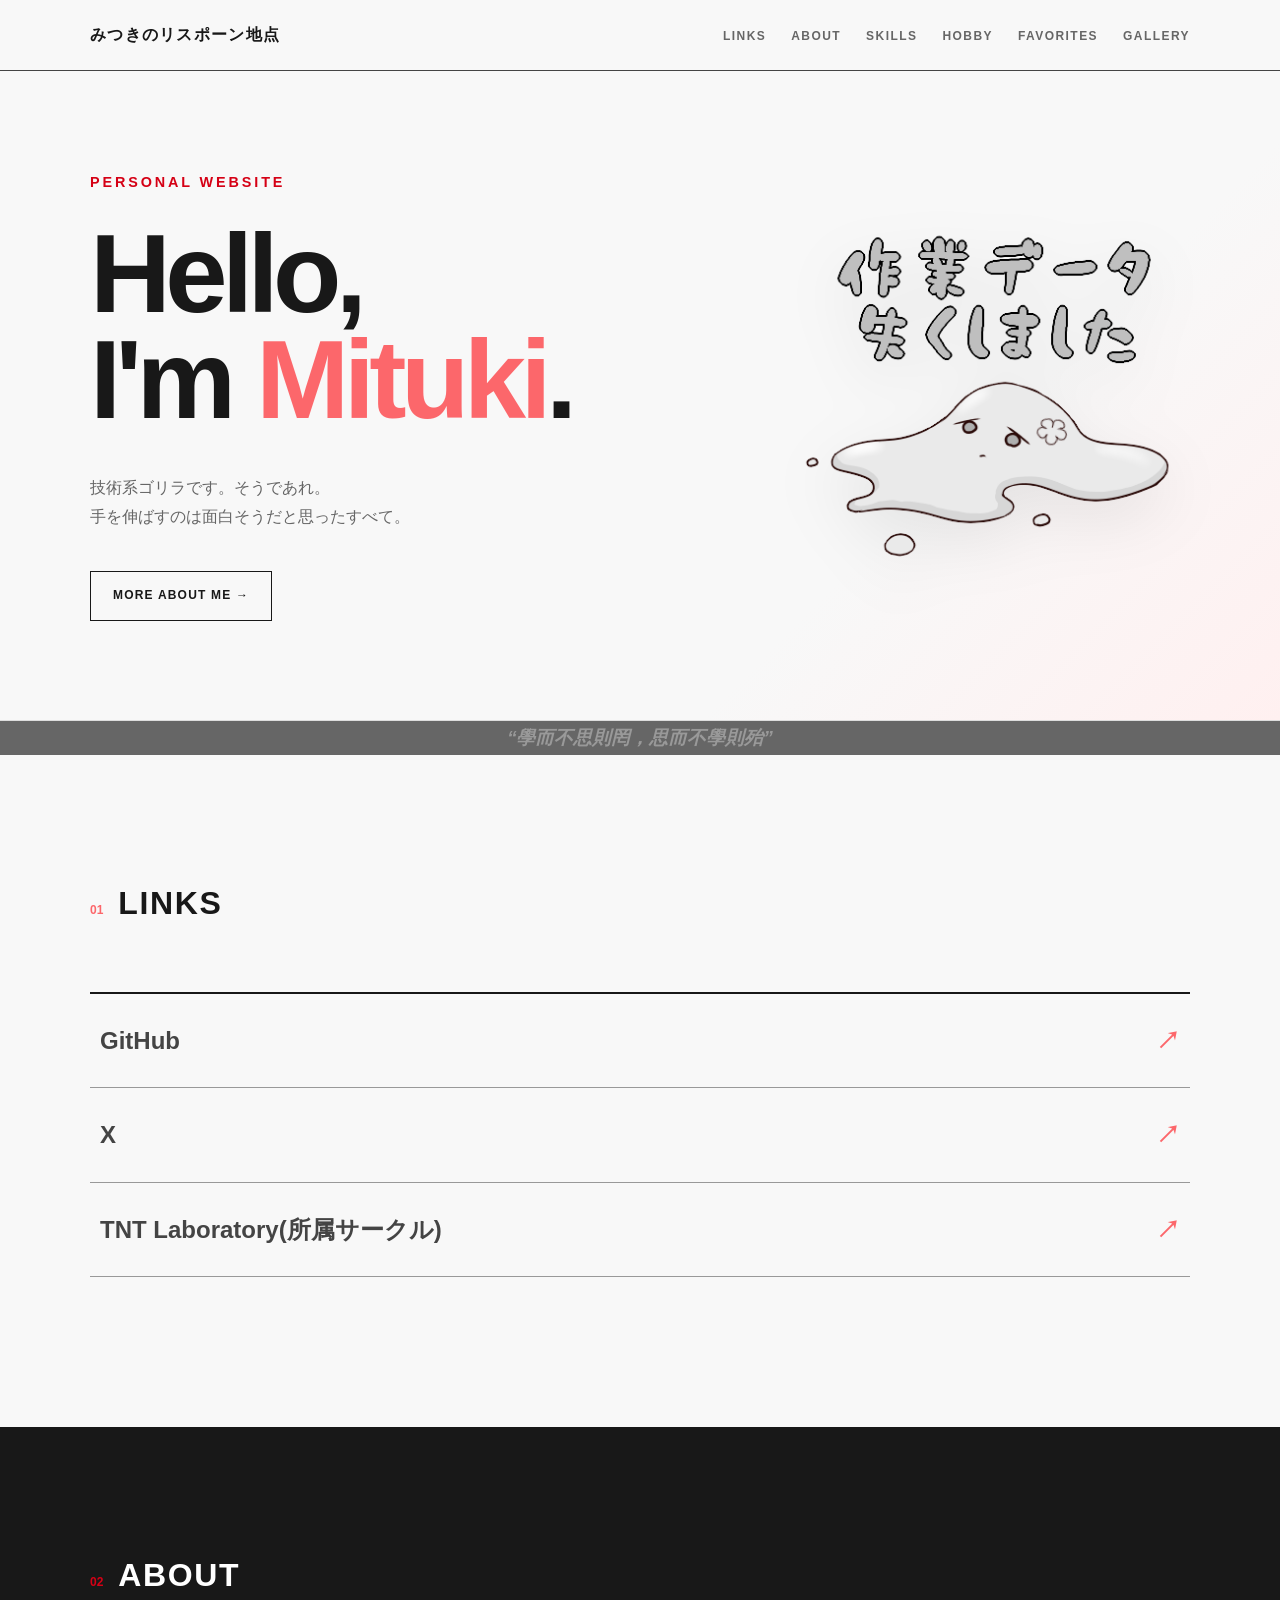
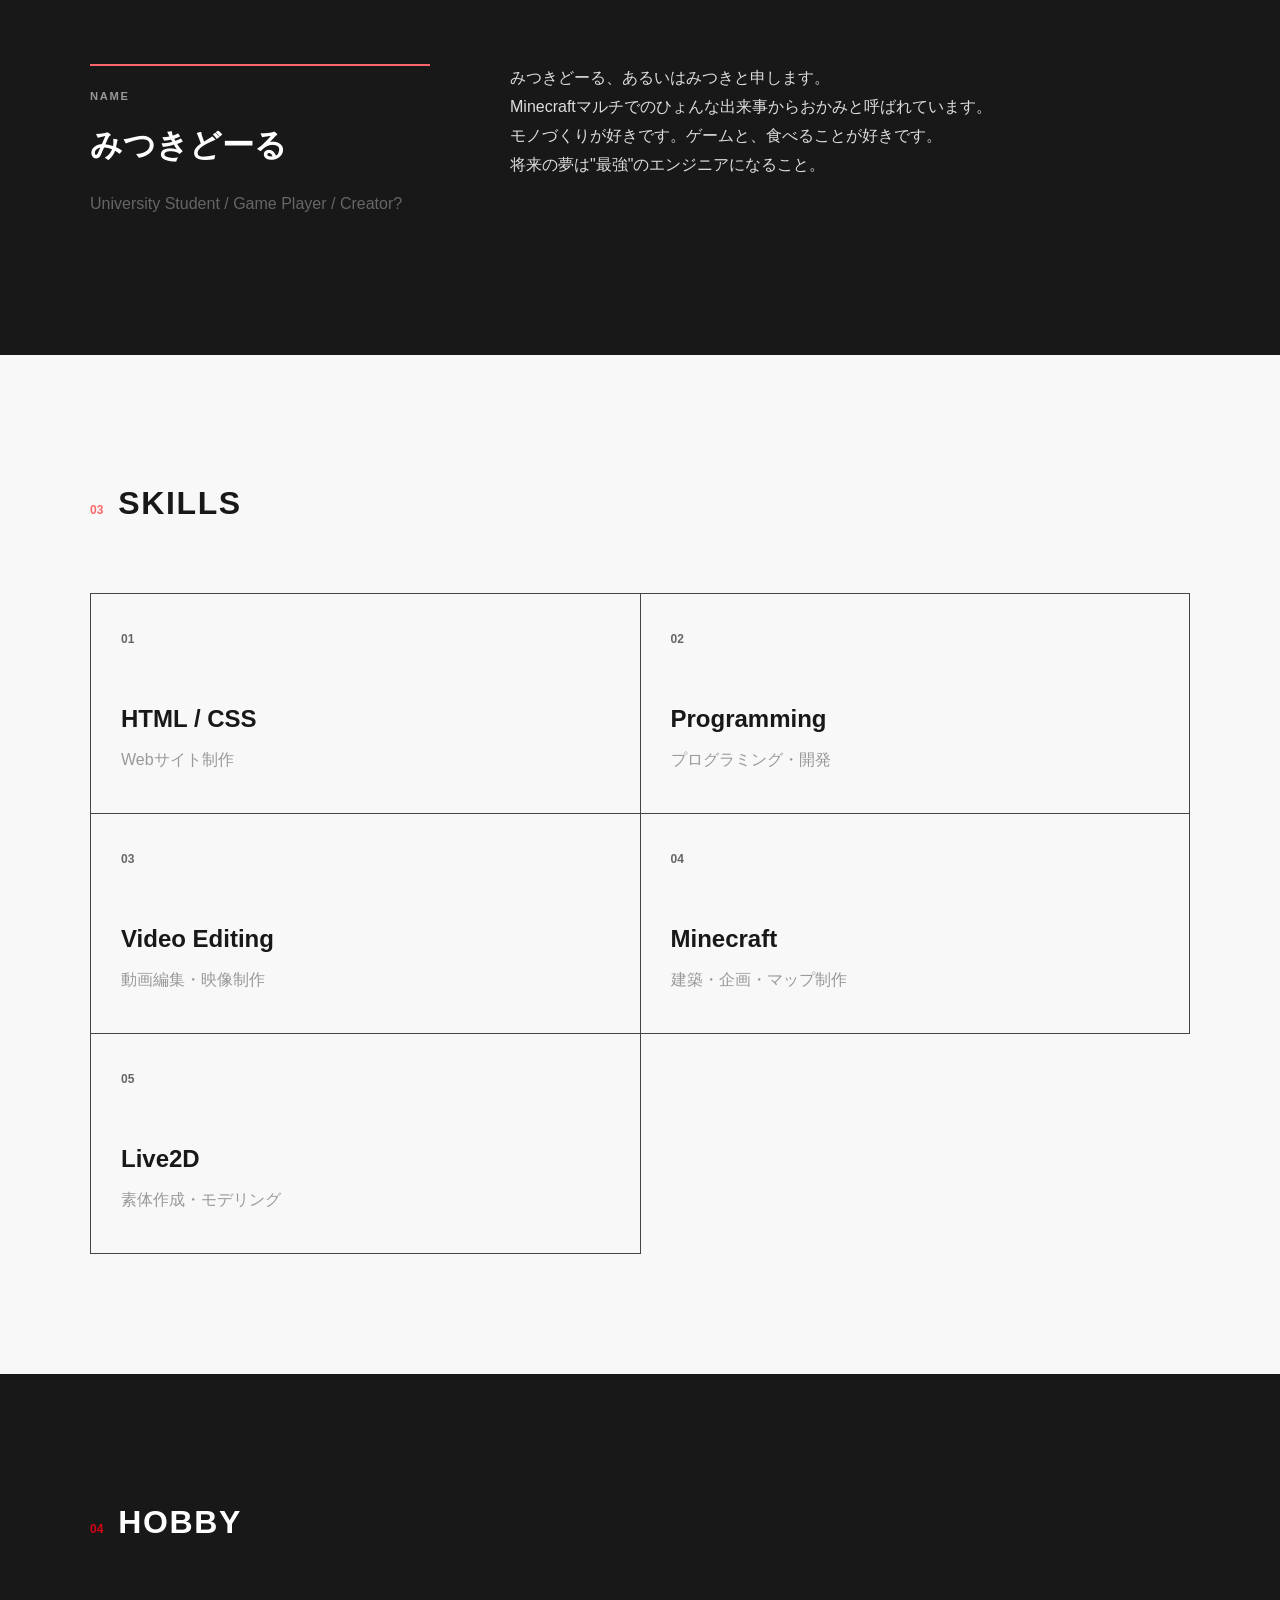
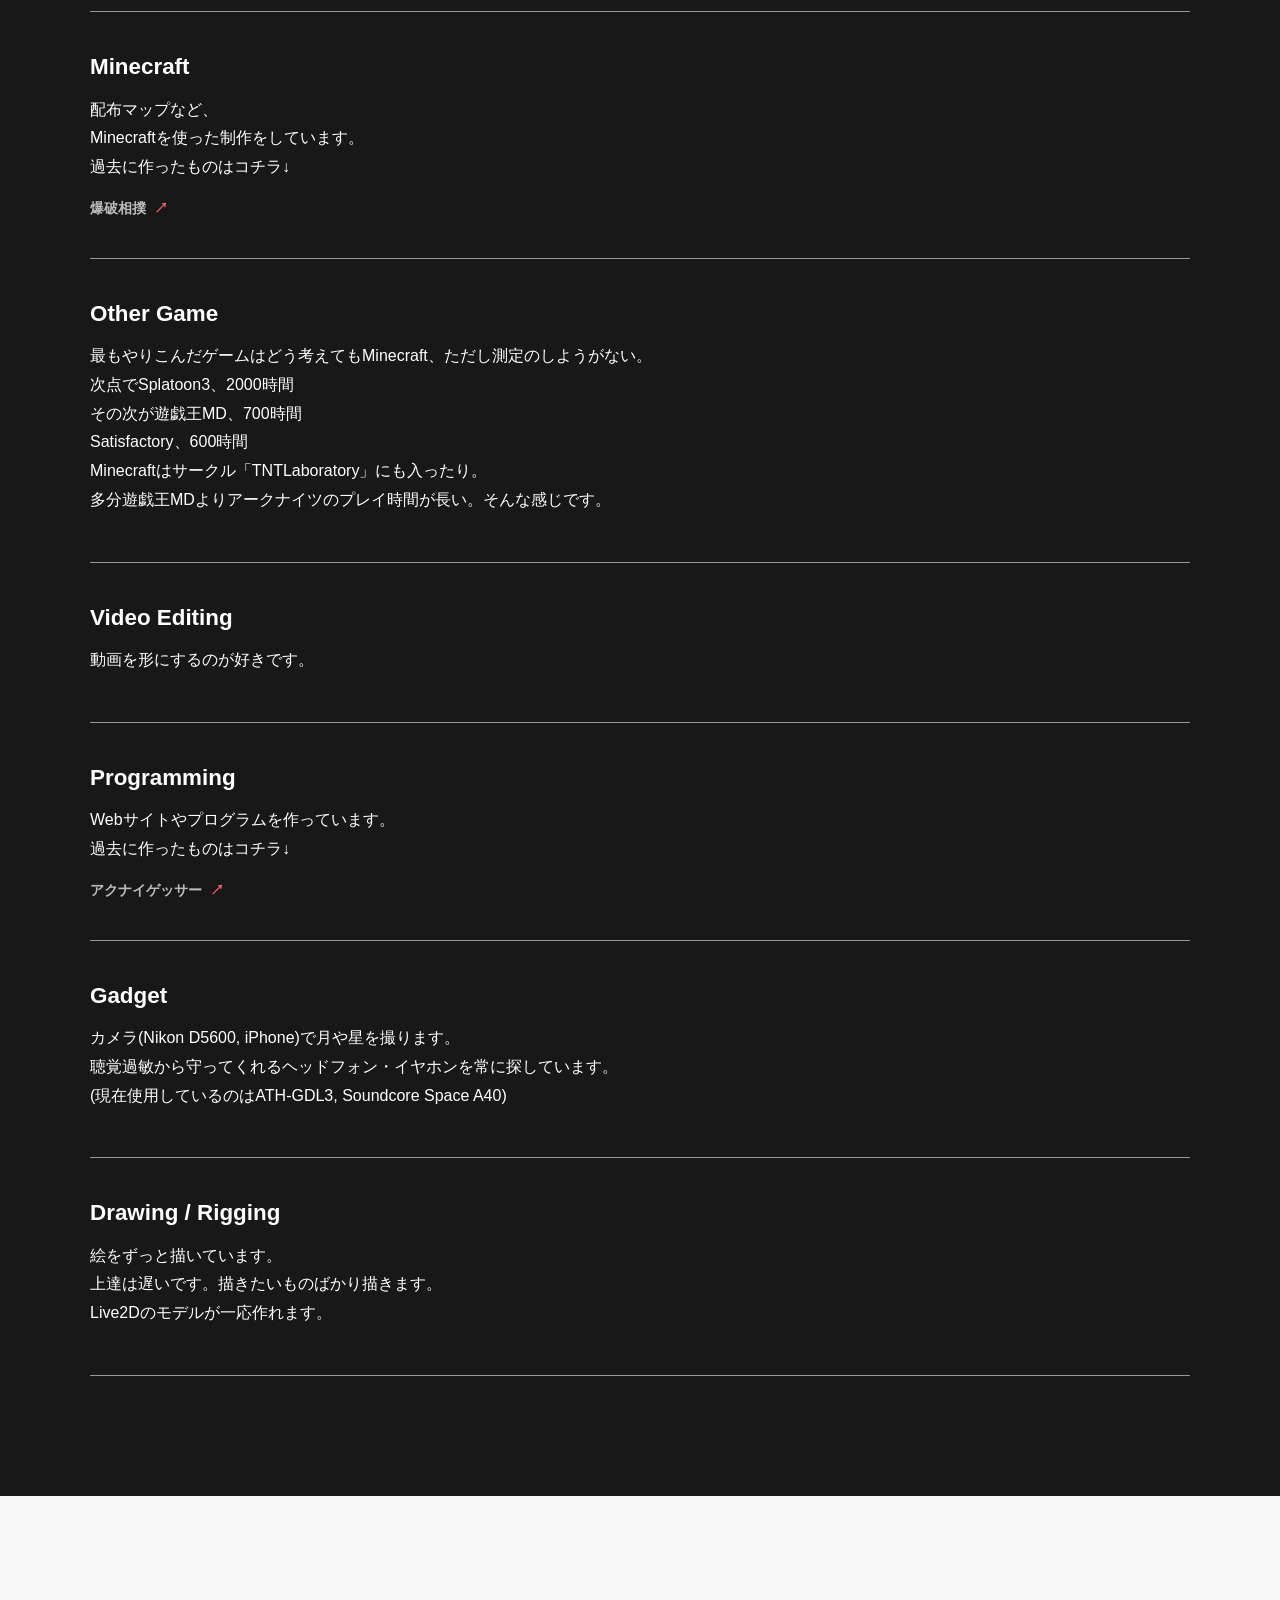
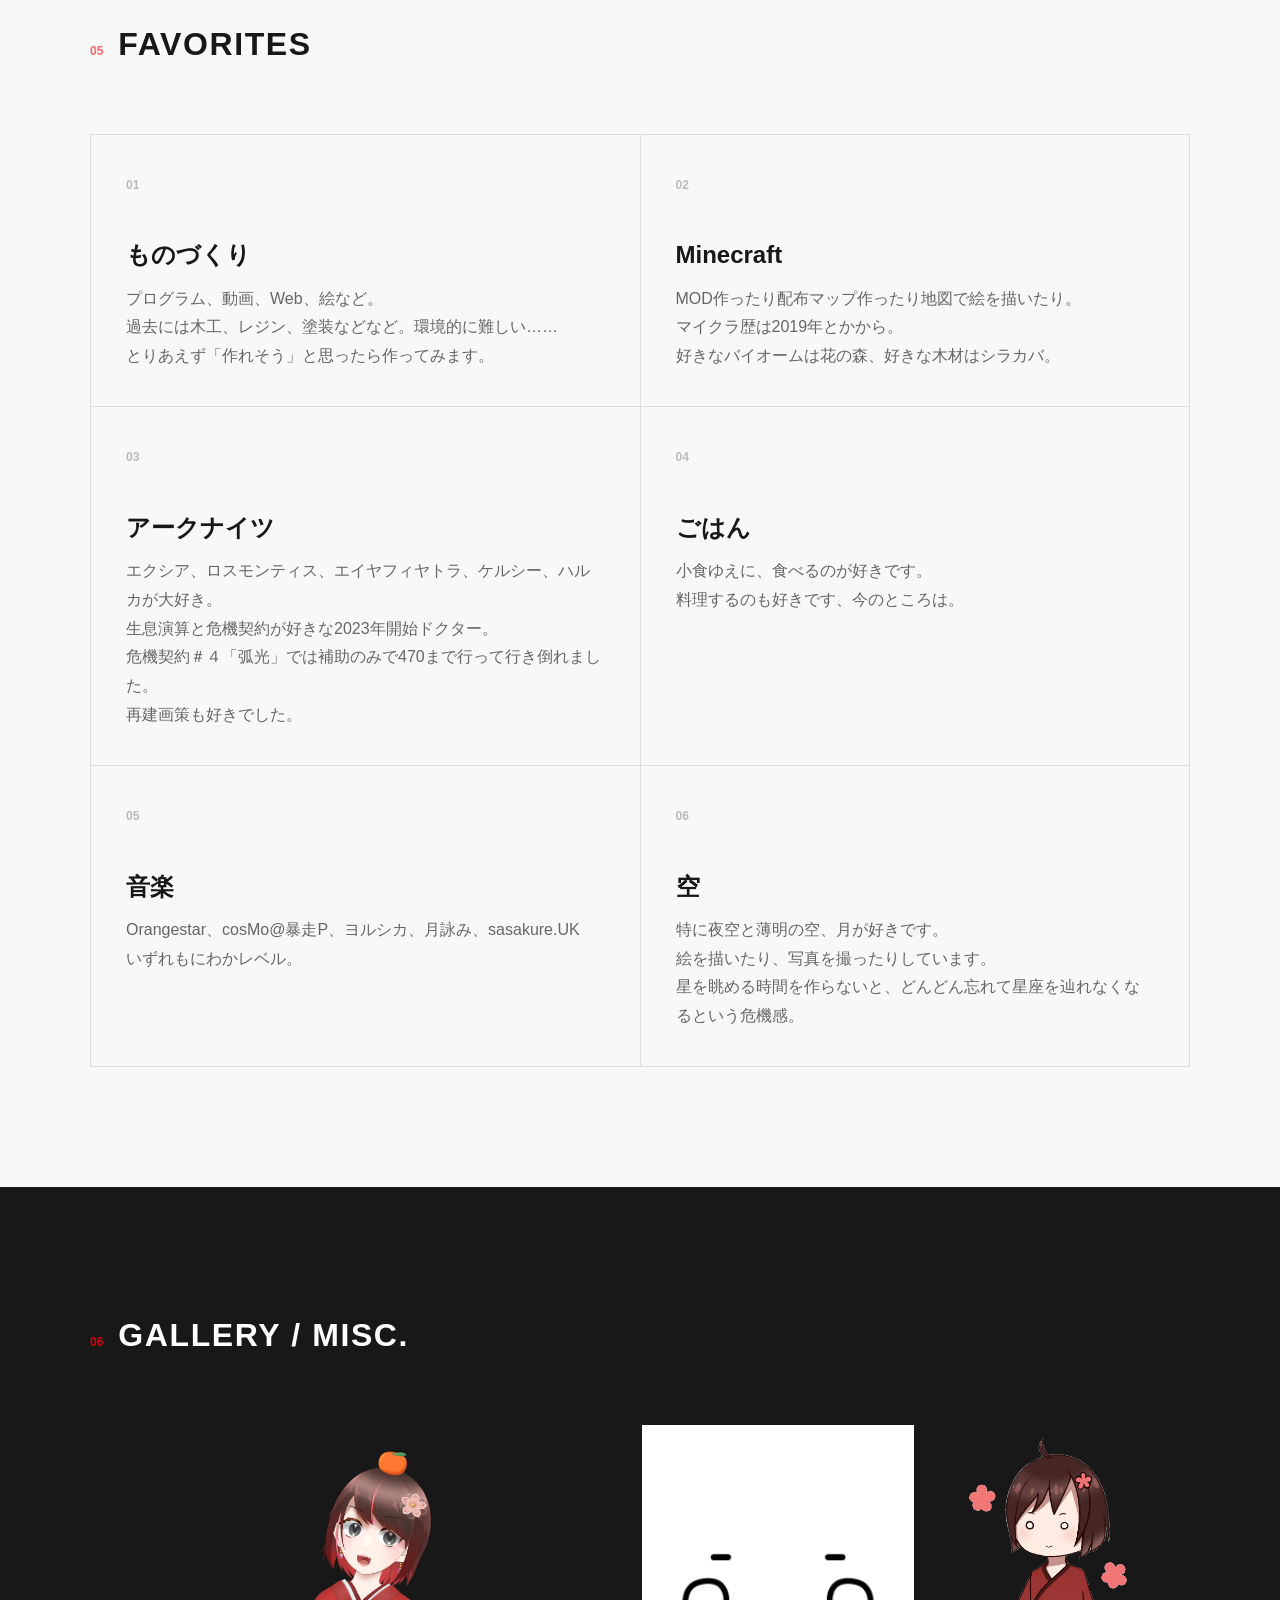
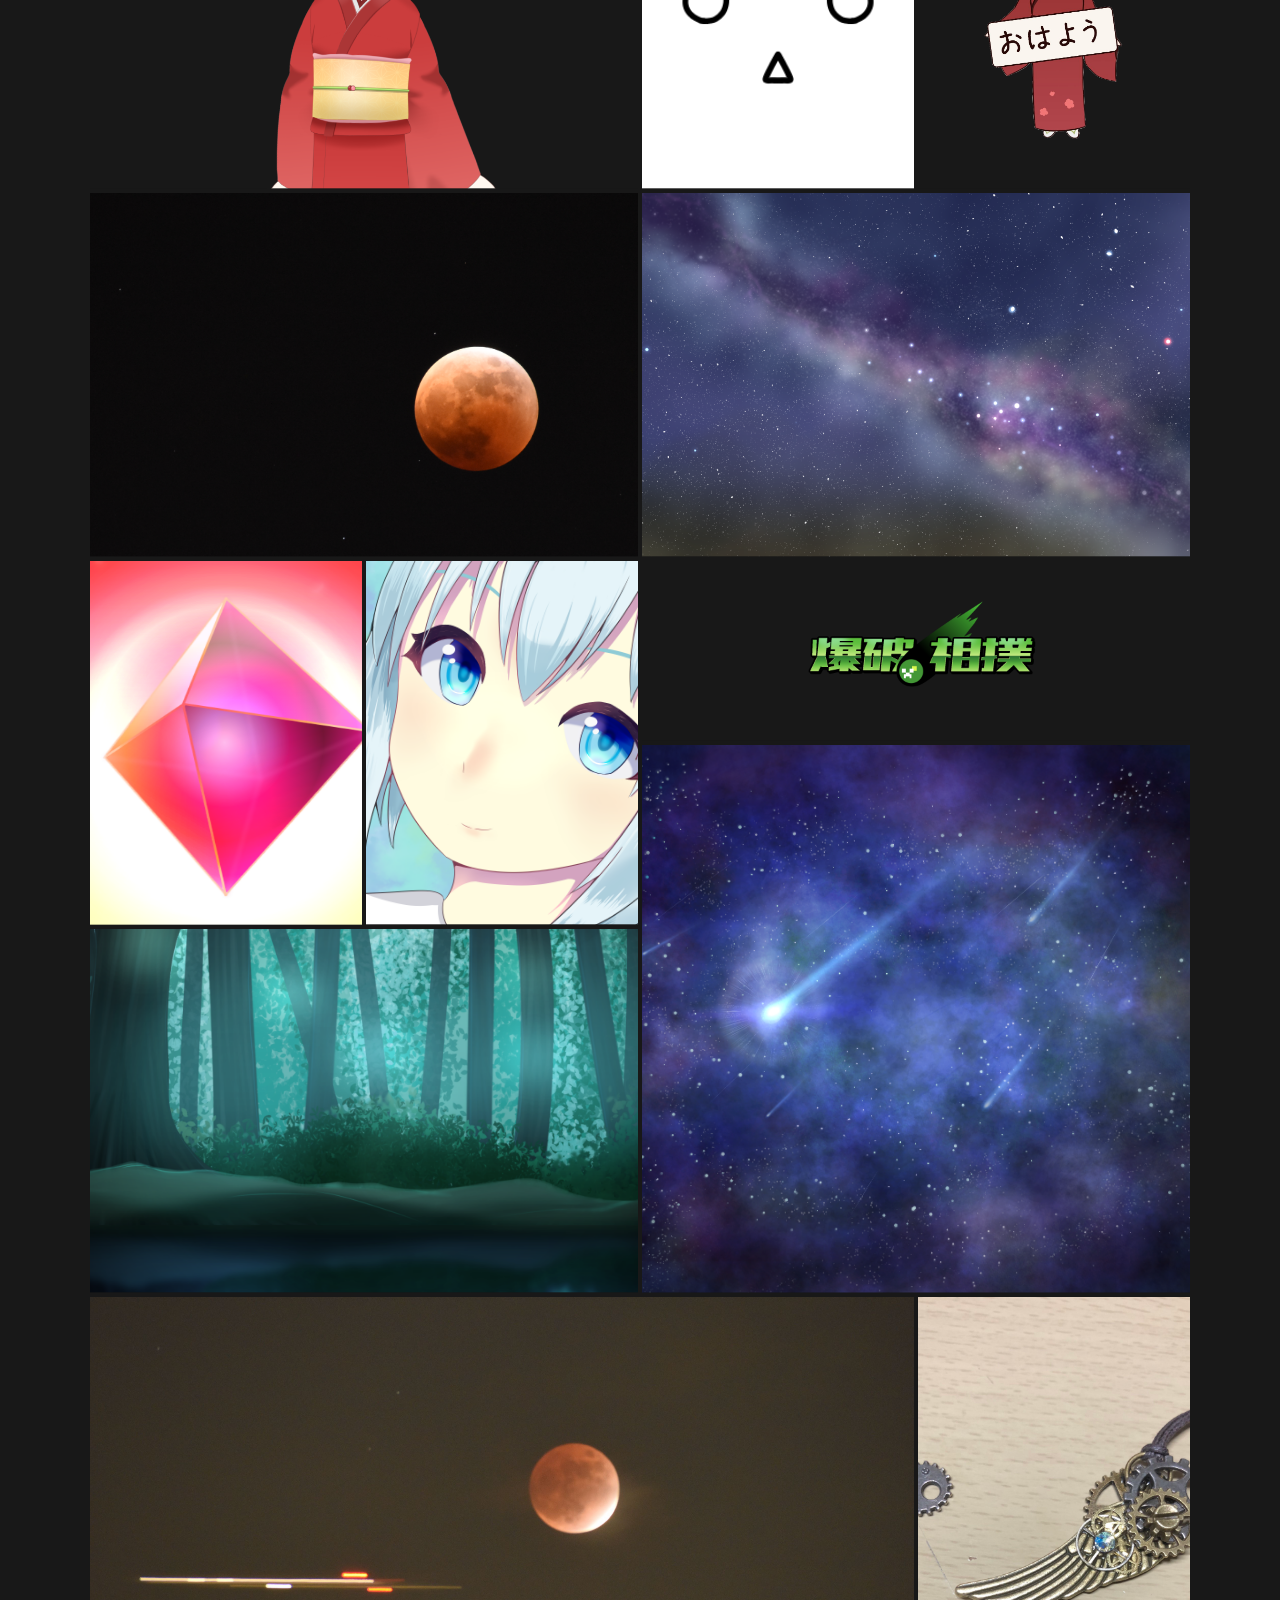
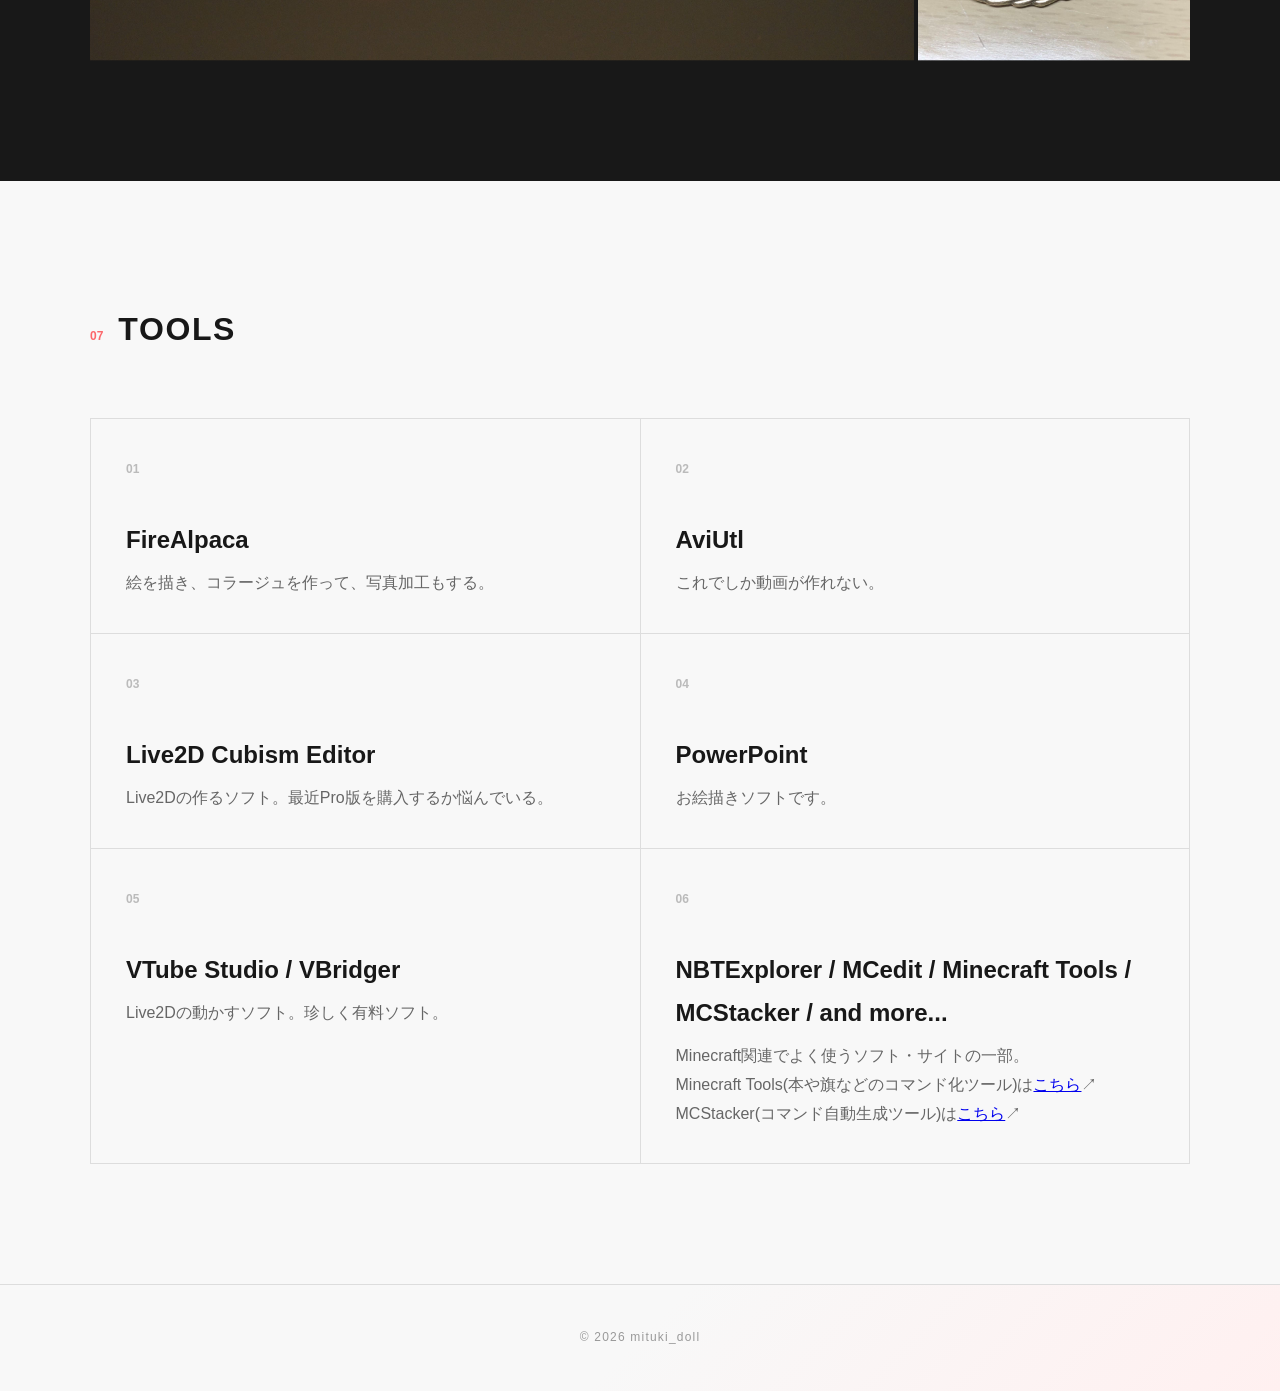
<file: index.html>
<!DOCTYPE html>
<html lang="ja">
<head>
    <meta charset="UTF-8">
    <meta name="viewport" content="width=device-width, initial-scale=1.0">
    <title>みつきどーる | Personal Site</title>

    <link rel="stylesheet" href="common.css">
    <link rel="icon" href="images/favicon.ico">

    <script src="script.js" defer></script>
    <!-- Google tag (gtag.js) -->
    <script async src="https://www.googletagmanager.com/gtag/js?id=G-MF7P3ZWMCS"></script>
    <script>
    window.dataLayer = window.dataLayer || [];
    function gtag(){dataLayer.push(arguments);}
    gtag('js', new Date());

    gtag('config', 'G-MF7P3ZWMCS');
    </script>    
</head>

<body>

    <header class="header">
        <div class="header-inner">
            <a href="index.html" class="logo">みつきのリスポーン地点</a>

            <nav class="nav">
                <ul class="nav_list">
                    <li class="nav_item"><a href="#links">LINKS</a></li>
                    <li class="nav_item"><a href="#about">ABOUT</a></li>
                    <li class="nav_item"><a href="#skills">SKILLS</a></li>
                    <li class="nav_item"><a href="#hobby">HOBBY</a></li>
                    <li class="nav_item"><a href="#favorites">FAVORITES</a></li>
                    <li class="nav_item"><a href="#gallery">GALLERY</a></li>
                </ul>
            </nav>
        </div>
        <div class="hamburger" id="js-hamburger">
            <span class="hamburger_border hamburger_border_top"></span>
            <span class="hamburger_border hamburger_border_center"></span>
            <span class="hamburger_border hamburger_border_bottom"></span>
        </div>
        <div class="black_bg" id="js-black-bg"></div>
    </header>

    <main>

        <!-- Hero -->
        <section class="hero">
            <div class="hero-inner">
        
                <div class="hero-text">
                    <p class="hero-label">PERSONAL WEBSITE</p>
        
                    <h1>
                        Hello,<br>
                        I'm <span id="heroTitle">Mituki</span>.
                    </h1>
        
                    <p class="hero-description">
                        技術系ゴリラです。そうであれ。<br>
                        手を伸ばすのは面白そうだと思ったすべて。
                    </p>
        
                    <a href="#about" class="more-button">
                        MORE ABOUT ME →
                    </a>
                </div>
        
                <div class="hero-icon">
                    <img src="icon.png" alt="Mitukiのアイコン">
                </div>
        
            </div>
        </section>

        <!-- sentence -->

        <section id="sentence" class="sentence-section dark-section">
            <div class="alice">
                <h3>“學而不思則罔，思而不學則殆”</h3>
            </div>
        </section>


        <!-- Links -->
        <section id="links" class="links-section">
            <div class="section-title">
                <span>01</span>
                <h2>LINKS</h2>
            </div>

            <div class="links">

                <a href="https://github.com/mitukidoll" class="link" target="_blank" rel="noopener noreferrer">
                    <span>GitHub</span>
                    <span>↗</span>
                </a>

                <a href="https://x.com/c_w_doll" class="link" target="_blank" rel="noopener noreferrer">
                    <span>X</span>
                    <span>↗</span>
                </a>

                <a href="https://tntlaboratory.net" class="link" target="_blank" rel="noopener noreferrer">
                    <span>TNT Laboratory(所属サークル)</span>
                    <span>↗</span>
                </a>

            </div>

        </section>
        

        <!-- About -->
        <section id="about" class="about-section dark-section">

            <div class="section-title">
                <span>02</span>
                <h2>ABOUT</h2>
            </div>

            <div class="about-grid">

                <div class="about-name">
                    <p class="small-label">NAME</p>
                    <h3>みつきどーる</h3>
                    <p>University Student / Game Player / Creator?</p>
                </div>

                <div class="about-text">
                    <p>
                        みつきどーる、あるいはみつきと申します。<br>
                        Minecraftマルチでのひょんな出来事からおかみと呼ばれています。<br>
                        モノづくりが好きです。ゲームと、食べることが好きです。<br>
                        将来の夢は"最強"のエンジニアになること。
                    </p>
                </div>

            </div>

        </section>

        <!-- Skills -->
        <section id="skills" class="skills-section section">

            <div class="section-title">
                <span>03</span>
                <h2>SKILLS</h2>
            </div>

            <div class="skill-grid">

                <div class="skill">
                    <span>01</span>
                    <h3>HTML / CSS</h3>
                    <p>Webサイト制作</p>
                </div>

                <div class="skill">
                    <span>02</span>
                    <h3>Programming</h3>
                    <p>プログラミング・開発</p>
                </div>

                <div class="skill">
                    <span>03</span>
                    <h3>Video Editing</h3>
                    <p>動画編集・映像制作</p>
                </div>

                <div class="skill">
                    <span>04</span>
                    <h3>Minecraft</h3>
                    <p>建築・企画・マップ制作</p>
                </div>

                <div class="skill">
                    <span>05</span>
                    <h3>Live2D</h3>
                    <p>素体作成・モデリング</p>
                </div>

            </div>

        </section>

        <!-- Hobby -->
        <section id="hobby" class="hobby-section dark-section">

            <div class="section-title">
                <span>04</span>
                <h2>HOBBY</h2>
            </div>

            <div class="hobby-list">

                <article class="hobby-item">
                    <div class="hobby-card">
                        <h3>Minecraft</h3>
                        <p>
                            配布マップなど、<br>
                            Minecraftを使った制作をしています。<br>
                            過去に作ったものはコチラ↓
                        </p>
                        <a href="https://github.com/mitukidoll/bombsumo" target="_blank" rel="noopener noreferrer">爆破相撲</a>
                    </div>
                </article>

                <article class="hobby-item">
                    <div class="hobby-card">
                        <h3>Other Game</h3>
                        <p>
                            最もやりこんだゲームはどう考えてもMinecraft、ただし測定のしようがない。<br>
                            次点でSplatoon3、2000時間<br>
                            その次が遊戯王MD、700時間<br>
                            Satisfactory、600時間<br>
                            Minecraftはサークル「TNTLaboratory」にも入ったり。<br>
                            多分遊戯王MDよりアークナイツのプレイ時間が長い。そんな感じです。
                        </p>
                    </div>
                </article>

                <article class="hobby-item">
                    <div class="hobby-card">
                        <h3>Video Editing</h3>
                        <p>
                            動画を形にするのが好きです。
                        </p>
                    </div>
                </article>

                <article class="hobby-item">
                    <div class="hobby-card">
                        <h3>Programming</h3>
                        <p>
                            Webサイトやプログラムを作っています。<br>
                            過去に作ったものはコチラ↓
                        </p>
                        <a href="https://mitukidoll.github.io/arknights/guesser.html" target="_blank" rel="noopener noreferrer">アクナイゲッサー</a>
                    </div>
                </article>

                <article class="hobby-item">
                    <div class="hobby-card">
                        <h3>Gadget</h3>
                        <p>
                            カメラ(Nikon D5600, iPhone)で月や星を撮ります。<br>
                            聴覚過敏から守ってくれるヘッドフォン・イヤホンを常に探しています。<br>
                            (現在使用しているのはATH-GDL3, Soundcore Space A40)<br>
                        </p>
                    </div>
                </article>

                <article class="hobby-item">
                    <div class="hobby-card">
                        <h3>Drawing / Rigging</h3>
                        <p>
                            絵をずっと描いています。<br>
                            上達は遅いです。描きたいものばかり描きます。<br>
                            Live2Dのモデルが一応作れます。<br>
                        </p>
                    </div>
                </article>

            </div>

        </section>

        <section id="favorites" class="section">
            <div class="section-inner">
                <div class="section-title">
                    <span>05</span>
                    <h2>FAVORITES</h2>
                </div>

                <div class="favorites-grid">
                    <article class="favorite-item">
                        <span class="favorite-number">01</span>
                        <h3>ものづくり</h3>
                        <p>
                            プログラム、動画、Web、絵など。<br>
                            過去には木工、レジン、塗装などなど。環境的に難しい……<br>
                            とりあえず「作れそう」と思ったら作ってみます。
                        </p>
                    </article>

                    <article class="favorite-item">
                        <span class="favorite-number">02</span>
                        <h3>Minecraft</h3>
                        <p>
                            MOD作ったり配布マップ作ったり地図で絵を描いたり。<br>
                            マイクラ歴は2019年とかから。<br>
                            好きなバイオームは花の森、好きな木材はシラカバ。
                        </p>
                    </article>

                    <article class="favorite-item">
                        <span class="favorite-number">03</span>
                        <h3>アークナイツ</h3>
                        <p>
                            エクシア、ロスモンティス、エイヤフィヤトラ、ケルシー、ハルカが大好き。<br>
                            生息演算と危機契約が好きな2023年開始ドクター。<br>
                            危機契約＃４「弧光」では補助のみで470まで行って行き倒れました。<br>
                            再建画策も好きでした。                            
                        </p>
                    </article>

                    <article class="favorite-item">
                        <span class="favorite-number">04</span>
                        <h3>ごはん</h3>
                        <p>
                            小食ゆえに、食べるのが好きです。<br>
                            料理するのも好きです、今のところは。
                        </p>
                    </article>
                    <article class="favorite-item">
                        <span class="favorite-number">05</span>
                        <h3>音楽</h3>
                        <p>
                            Orangestar、cosMo@暴走P、ヨルシカ、月詠み、sasakure.UK<br>
                            いずれもにわかレベル。
                        </p>
                    </article>
                    <article class="favorite-item">
                        <span class="favorite-number">06</span>
                        <h3>空</h3>
                        <p>
                            特に夜空と薄明の空、月が好きです。<br>
                            絵を描いたり、写真を撮ったりしています。<br>
                            星を眺める時間を作らないと、どんどん忘れて星座を辿れなくなるという危機感。
                        </p>
                    </article>
                </div>
            </div>
        </section>

        <section id="gallery" class="gallery-section dark-section">
            <div class="section-inner">

                <div class="section-title">
                    <span>06</span>
                    <h2>GALLERY / MISC.</h2>
                </div>

                <div class="gallery-grid">
                    <!-- 1 : 1-1 / 1-2 切り替え -->
                    <div class="gallery-item gallery-01 gallery-transparent gallery-slideshow">
                        <img src="images/1-1.png" alt="" class="gallery-slide active">
                        <img src="images/1-2.png" alt="" class="gallery-slide">
                            <div class="gallery-caption">
                                <h3>おかみ</h3>
                                <p>Live2D製の我が肉体。</p>
                            </div>
                    </div>

                    <!-- 2 -->
                    <div class="gallery-item gallery-02 gallery-transparent">
                        <img src="images/2.png" alt="">
                        <div class="gallery-caption">
                                <h3>ぽかみ</h3>
                                <p>かわいい顔。</p>
                        </div>
                    </div>

                    <!-- 10 -->
                    <div class="gallery-item gallery-10 gallery-transparent">
                        <img src="images/10.png" alt="">
                        <div class="gallery-caption">
                                <h3>おはよおかみ</h3>
                                <p>小さくてかわいいものが好き。</p>
                        </div>
                    </div>

                    <!-- 3 -->
                    <div class="gallery-item gallery-03">
                        <img src="images/3.png" alt="">
                        <div class="gallery-caption">
                                <h3>2022/11/8</h3>
                                <p>月蝕の写真。</p>
                        </div>
                    </div>


                    <!-- 4 -->
                    <div class="gallery-item gallery-04">
                        <img src="images/4.png" alt="">
                        <div class="gallery-caption">
                                <h3>宇宙1</h3>
                                <p>空を描いたシリーズその1。唯一のクリスタ使用作品。</p>
                        </div>
                    </div>

                    <!-- 5 -->
                    <div class="gallery-item gallery-05">
                        <img src="images/5.png" alt="">
                        <div class="gallery-caption">
                                <h3>……ミエル</h3>
                                <p>きらきらした無機物を描いてみようと思って</p>
                        </div>
                    </div>

                    <!-- 6 -->
                    <div class="gallery-item gallery-06">
                        <img src="images/6.png" alt="">
                        <div class="gallery-caption">
                                <h3>朝顔</h3>
                                <p>透き通るような青色を目指して</p>
                        </div>
                    </div>

                    <!-- 7 : ロゴ -->
                    <div class="gallery-item gallery-07 gallery-transparent">
                        <img src="images/7.png" alt="">
                        <div class="gallery-caption">
                                <h3>爆破相撲ロゴ</h3>
                                <p>配布マップのロゴ</p>
                        </div>
                    </div>

                    <!-- 8 -->
                    <div class="gallery-item gallery-08">
                        <img src="images/8.png" alt="">
                        <div class="gallery-caption">
                                <h3>宇宙2</h3>
                                <p>空を描いたシリーズその2</p>
                        </div>
                    </div>

                    <!-- 9 -->
                    <div class="gallery-item gallery-09">
                        <img src="images/9.png" alt="">
                        <div class="gallery-caption">
                                <h3>静謐</h3>
                                <p>昔課題で描いたもの。</p>
                        </div>
                    </div>

                    <!-- 11 -->
                    <div class="gallery-item gallery-11">
                        <img src="images/11.png" alt="">
                        <div class="gallery-caption">
                                <h3>2021/11/19</h3>
                                <p>月蝕の長時間露光に飛行機が滑り込んだもの。</p>
                        </div>
                    </div>

                    <!-- 12 -->
                    <div class="gallery-item gallery-12">
                        <img src="images/12.png" alt="">
                        <div class="gallery-caption">
                                <h3>羽のアクセサリー</h3>
                                <p>レジンで作ったもの。</p>
                        </div>
                    </div>

                </div>
            </div>
        </section>


        <section id="tools" class="section">
            <div class="section-inner">
                <div class="section-title">
                    <span>07</span>
                    <h2>TOOLS</h2>
                </div>

                <div class="tools-grid">
                    <article class="tools-item">
                        <span class="tools-number">01</span>
                        <h3>FireAlpaca</h3>
                        <p>
                            絵を描き、コラージュを作って、写真加工もする。
                        </p>
                    </article>

                    <article class="tools-item">
                        <span class="tools-number">02</span>
                        <h3>AviUtl</h3>
                        <p>
                            これでしか動画が作れない。
                        </p>
                    </article>

                    <article class="tools-item">
                        <span class="tools-number">03</span>
                        <h3>Live2D Cubism Editor</h3>
                        <p>
                            Live2Dの作るソフト。最近Pro版を購入するか悩んでいる。
                        </p>
                    </article>
                    
                    <article class="tools-item">
                        <span class="tools-number">04</span>
                        <h3>PowerPoint</h3>
                        <p>
                            お絵描きソフトです。
                        </p>
                    </article>

                    <article class="tools-item">
                        <span class="tools-number">05</span>
                        <h3>VTube Studio / VBridger</h3>
                        <p>
                            Live2Dの動かすソフト。珍しく有料ソフト。
                        </p>
                    </article>

                    <article class="tools-item">
                        <span class="tools-number">06</span>
                        <h3>NBTExplorer / MCedit / Minecraft Tools / MCStacker / and more...</h3>
                        <p>
                            Minecraft関連でよく使うソフト・サイトの一部。<br>
                            Minecraft Tools(本や旗などのコマンド化ツール)は<a href="https://minecraft.tools">こちら</a><span class="primaly">↗</span><br>
                            MCStacker(コマンド自動生成ツール)は<a href="https://mcstacker.net">こちら</a><span class="primaly">↗</span>
                        </p>
                    </article>

                    

                </div>
            </div>
        </section>

    </main>

    <footer>
        <p>© 2026 mituki_doll</p>
    </footer>

</body>
</html>
</file>
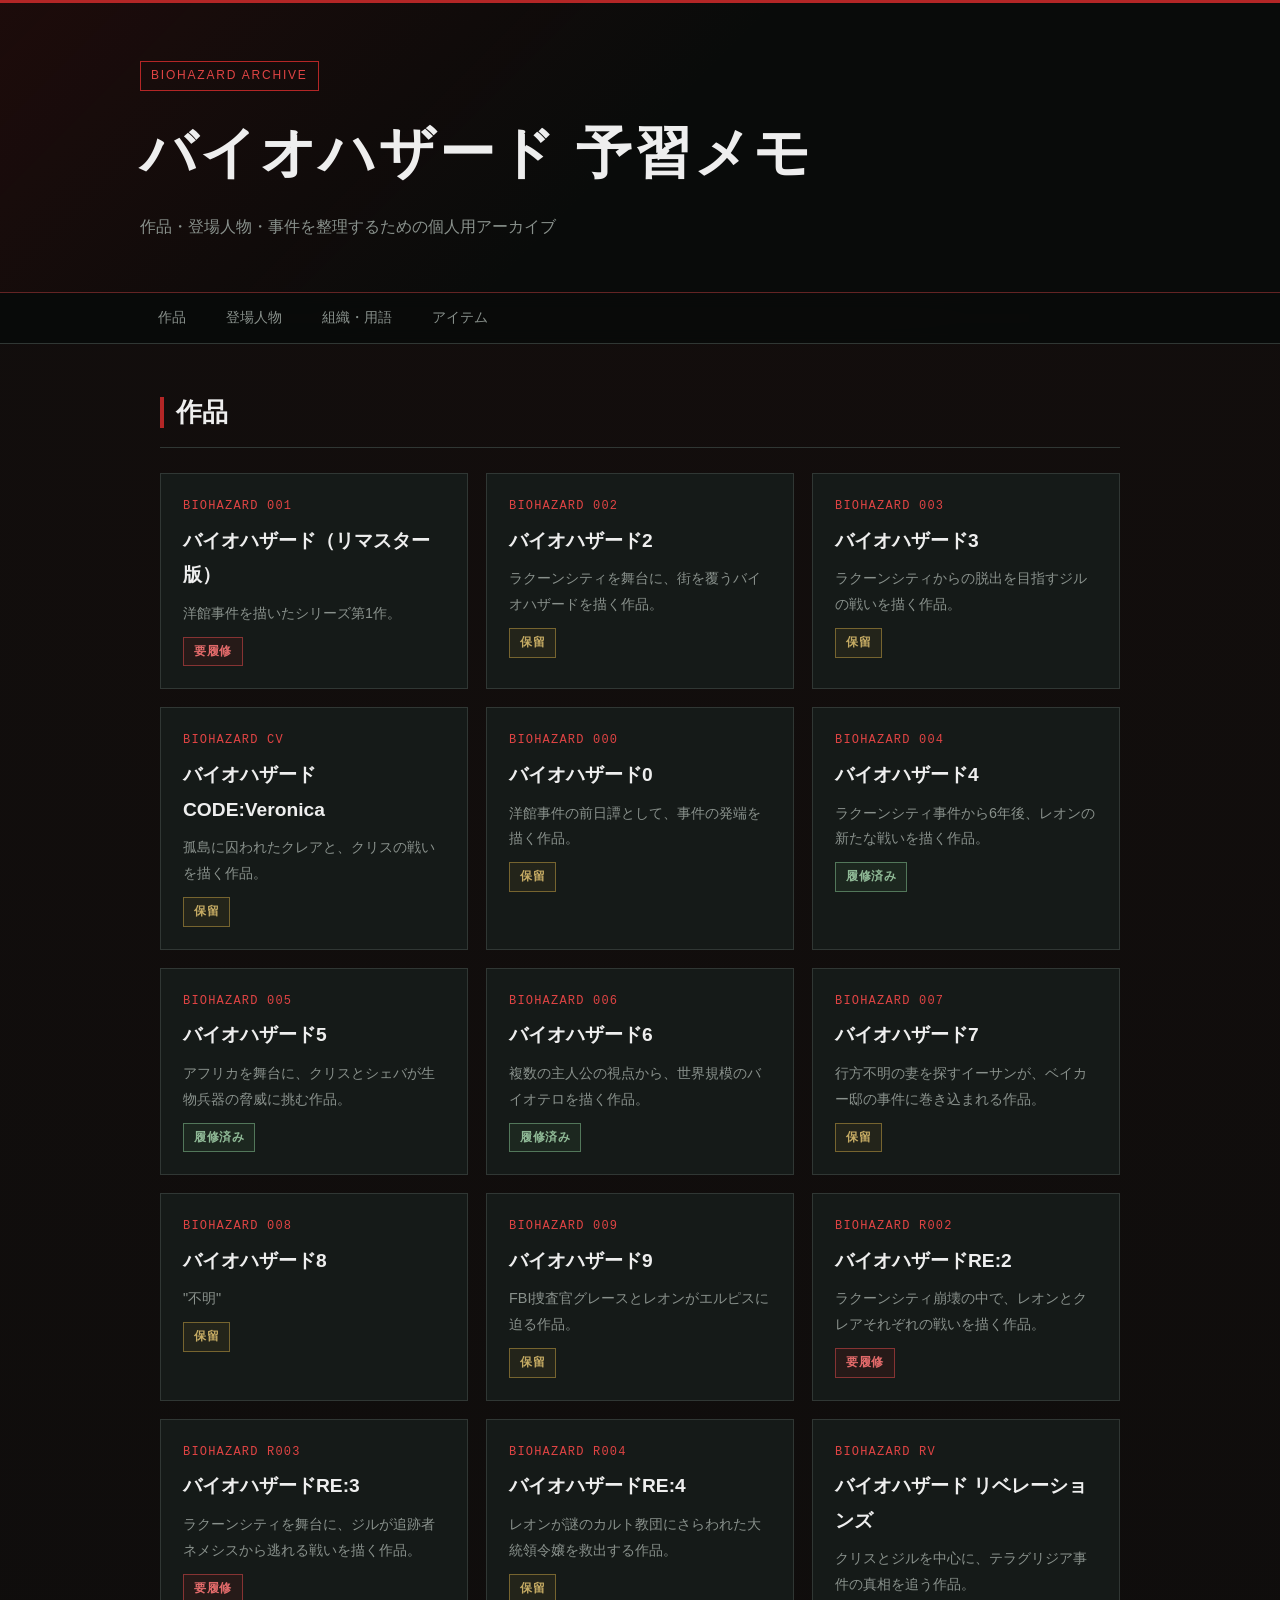
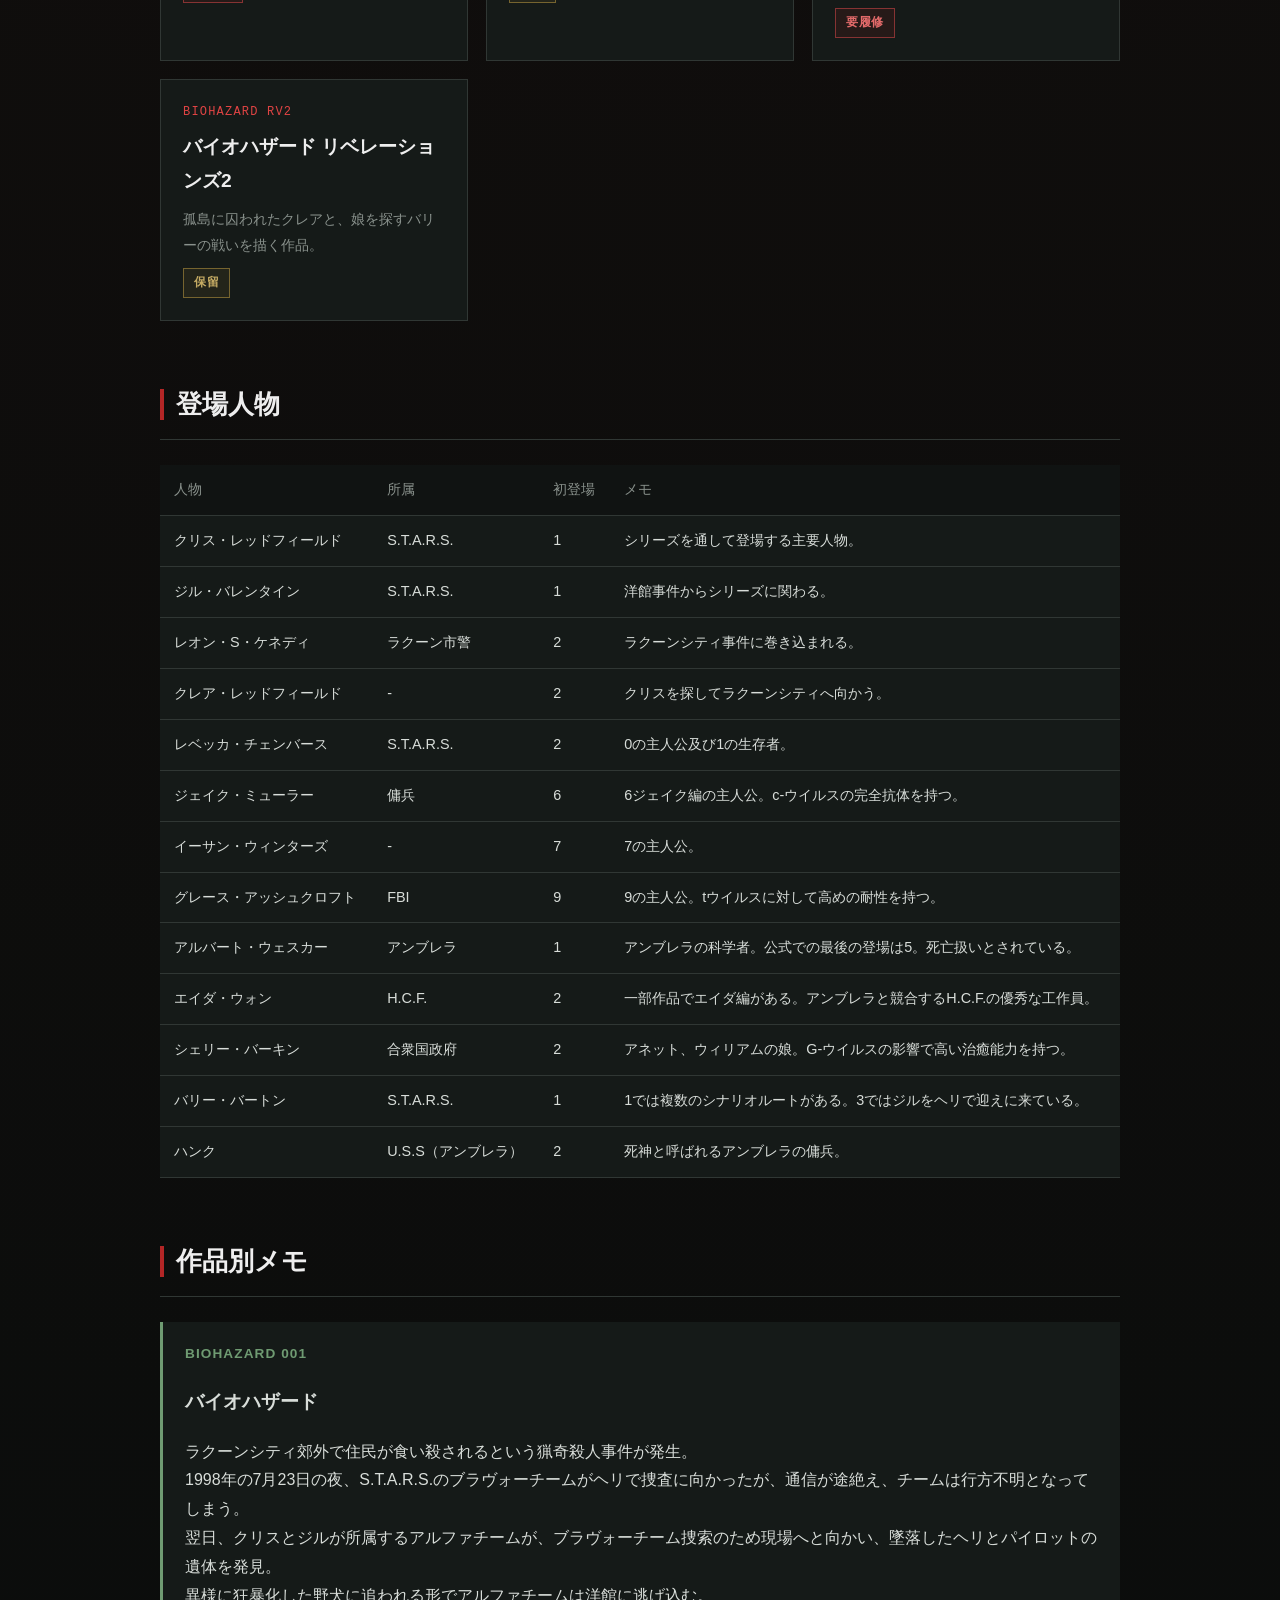
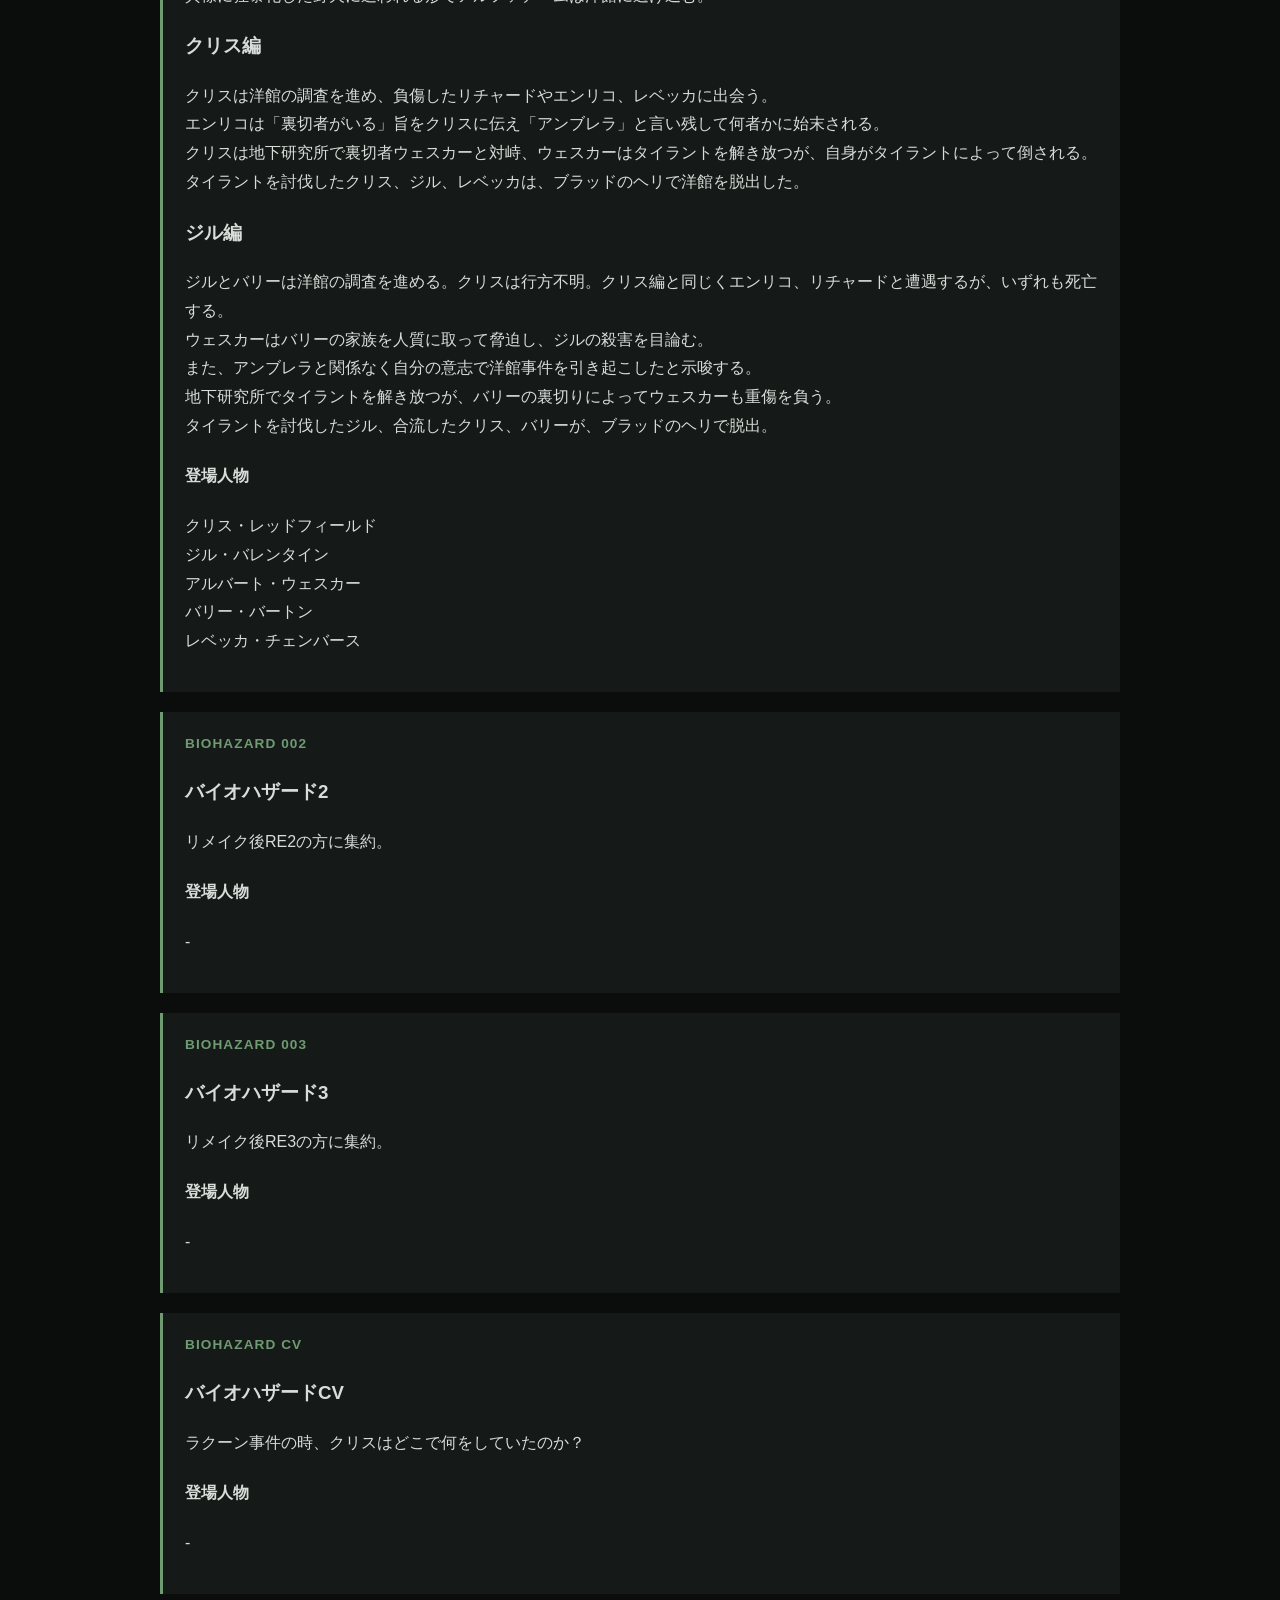
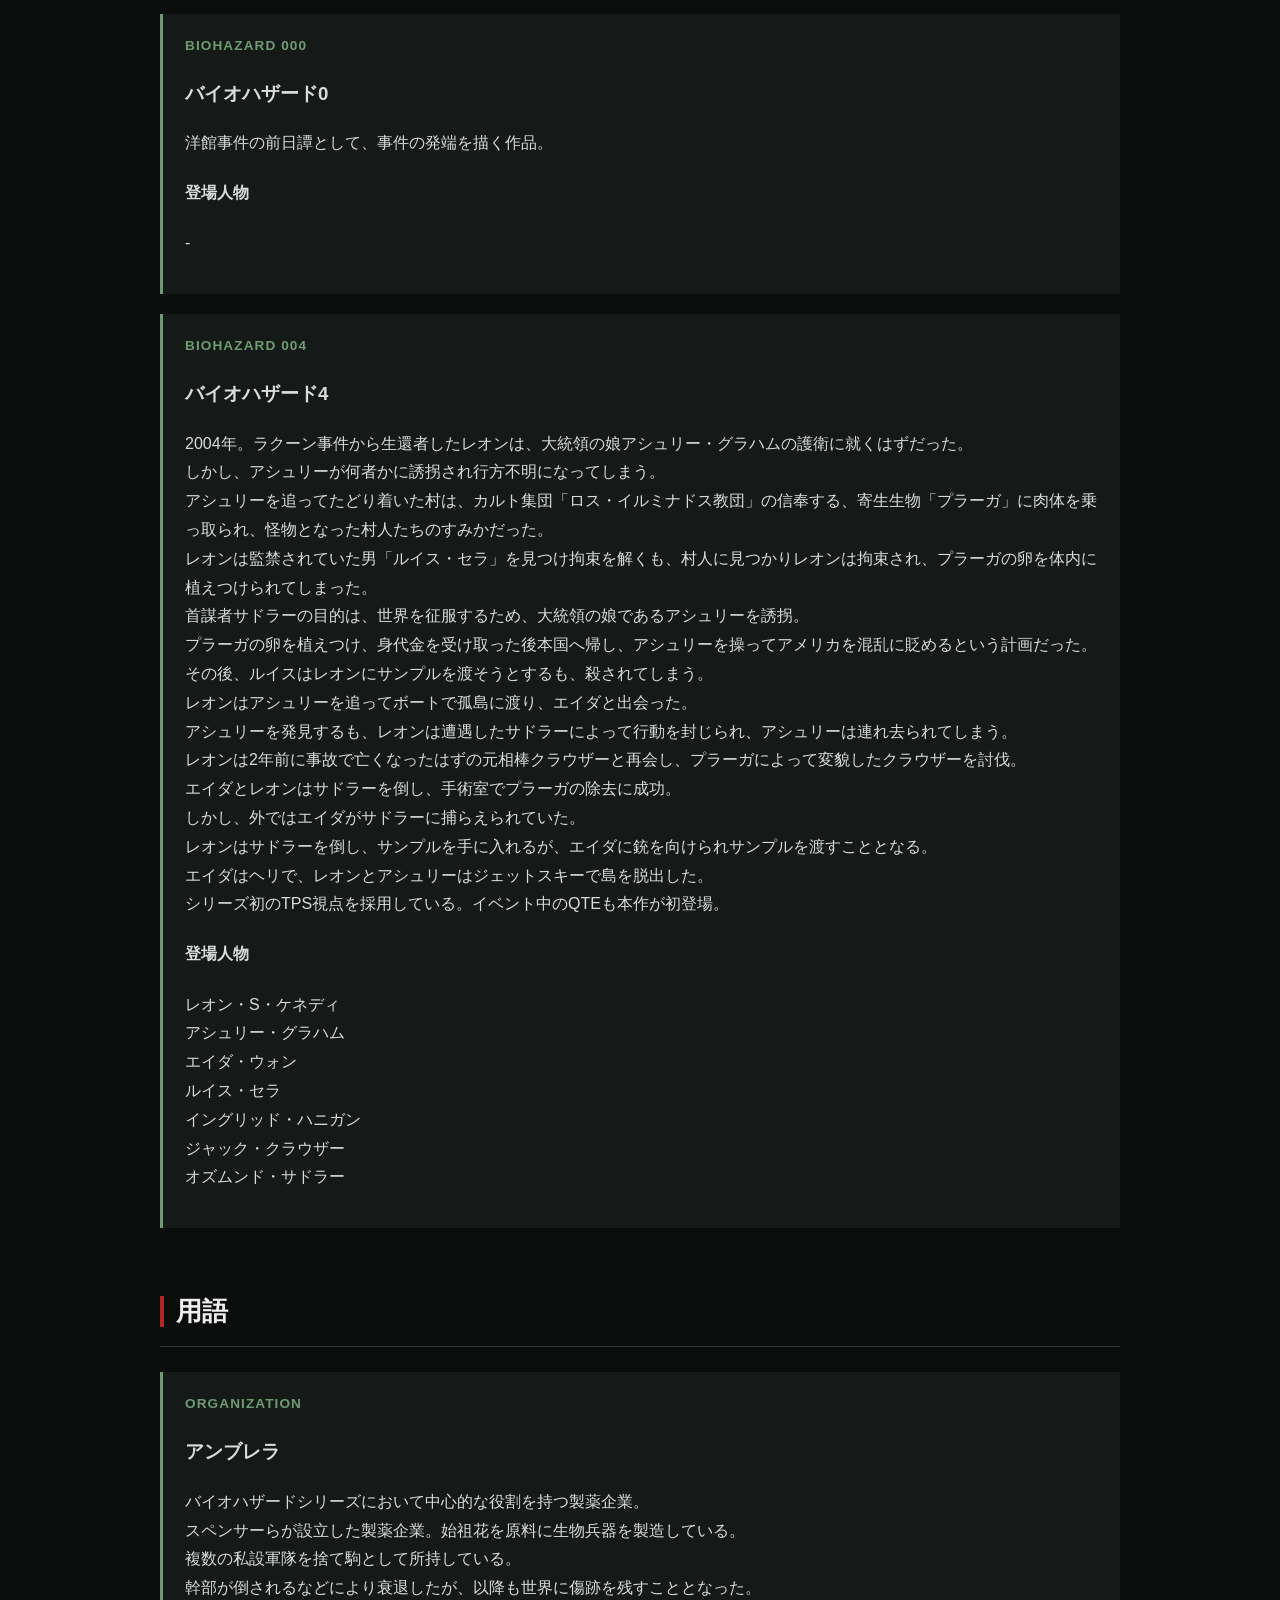
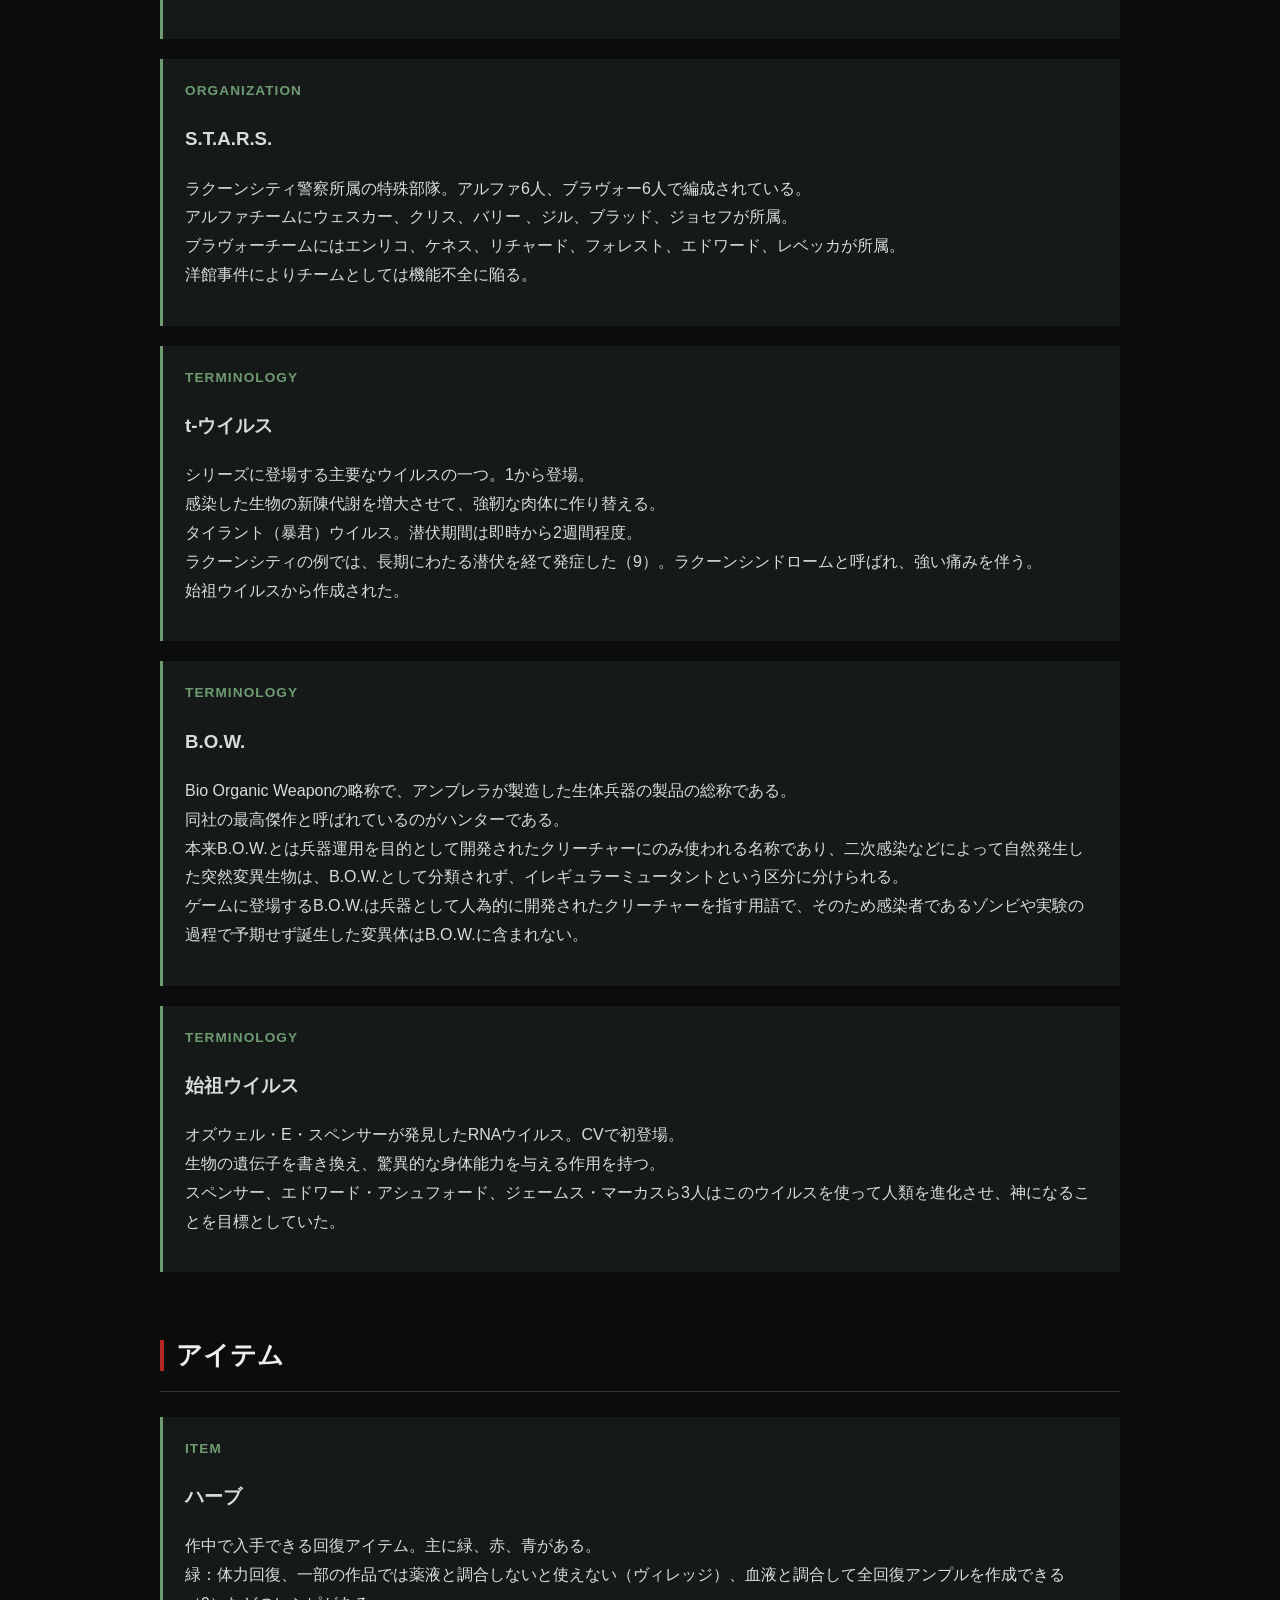
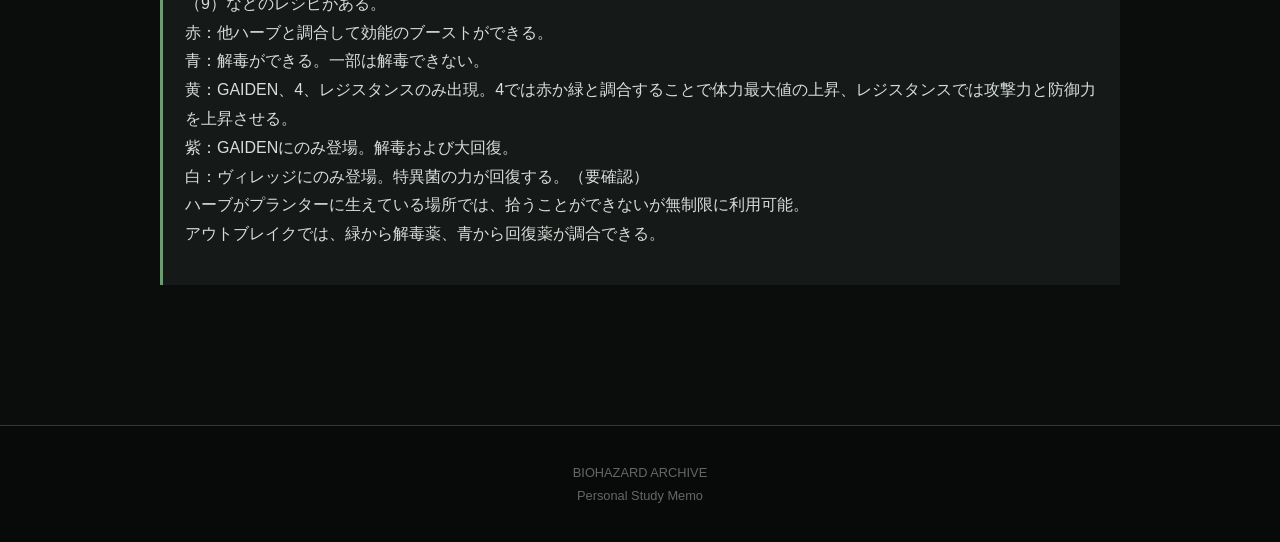
<file: _biohazard/index.html>
<!DOCTYPE html>
<html lang="ja">

<head>
    <meta charset="UTF-8">
    <meta name="viewport" content="width=device-width, initial-scale=1.0">

    <title>バイオハザード 予習メモ</title>

    <link rel="stylesheet" href="style.css">
</head>

<body>

<header>
    <div class="header-inner">

        <div class="header-label">
            BIOHAZARD ARCHIVE
        </div>

        <h1>バイオハザード 予習メモ</h1>

        <p>
            作品・登場人物・事件を整理するための個人用アーカイブ
        </p>

    </div>
</header>


<nav>
    <div class="nav-inner">

        <a href="#works">作品</a>
        <a href="#characters">登場人物</a>
        <a href="#organizations">組織・用語</a>
        <a href="#item">アイテム</a>

    </div>
</nav>


<main>

    <!-- ==============================
         作品
    =============================== -->

    <section id="works">

        <h2>作品</h2>

        <div class="work-list">

            <article class="work-card" onclick="window.location.href='#001';">

                <div class="work-number">
                    BIOHAZARD 001
                </div>

                <h3>バイオハザード（リマスター版）</h3>

                <p>
                    洋館事件を描いたシリーズ第1作。
                </p>

                <div class="tags">
                    <span class="status status-required">
                        要履修
                    </span>
                </div>

            </article>

            <article class="work-card" onclick="window.location.href='#002';">

                <div class="work-number">
                    BIOHAZARD 002
                </div>

                <h3>バイオハザード2</h3>

                <p>
                    ラクーンシティを舞台に、街を覆うバイオハザードを描く作品。
                </p>

                <div class="tags">
                    <span class="status status-pending">
                        保留
                    </span>
                </div>

            </article>

            <article class="work-card" onclick="window.location.href='#003';">

                <div class="work-number">
                    BIOHAZARD 003
                </div>

                <h3>バイオハザード3</h3>

                <p>
                    ラクーンシティからの脱出を目指すジルの戦いを描く作品。
                </p>

                <div class="tags">
                    <span class="status status-pending">
                        保留
                    </span>
                </div>

            </article>

            <article class="work-card" onclick="window.location.href='#CV';">

                <div class="work-number">
                    BIOHAZARD CV
                </div>

                <h3>バイオハザード CODE:Veronica</h3>

                <p>
                    孤島に囚われたクレアと、クリスの戦いを描く作品。
                </p>

                <div class="tags">
                    <span class="status status-pending">
                        保留
                    </span>
                </div>

            </article>


            <article class="work-card" onclick="window.location.href='#000';">

                <div class="work-number">
                    BIOHAZARD 000
                </div>

                <h3>バイオハザード0</h3>

                <p>
                    洋館事件の前日譚として、事件の発端を描く作品。
                </p>

                <div class="tags">
                    <span class="status status-pending">
                        保留
                    </span>
                </div>

            </article>

            <article class="work-card" onclick="window.location.href='#004';">

                <div class="work-number">
                    BIOHAZARD 004
                </div>

                <h3>バイオハザード4</h3>

                <p>
                    ラクーンシティ事件から6年後、レオンの新たな戦いを描く作品。
                </p>

                <div class="tags">
                    <span class="status status-completed">
                        履修済み
                    </span>
                </div>

            </article>

            <article class="work-card" onclick="window.location.href='#005';">

                <div class="work-number">
                    BIOHAZARD 005
                </div>

                <h3>バイオハザード5</h3>

                <p>
                    アフリカを舞台に、クリスとシェバが生物兵器の脅威に挑む作品。
                </p>

                <div class="tags">
                    <span class="status status-completed">
                        履修済み
                    </span>
                </div>

            </article>

            <article class="work-card" onclick="window.location.href='#006';">

                <div class="work-number">
                    BIOHAZARD 006
                </div>

                <h3>バイオハザード6</h3>

                <p>
                    複数の主人公の視点から、世界規模のバイオテロを描く作品。
                </p>

                <div class="tags">
                    <span class="status status-completed">
                        履修済み
                    </span>
                </div>

            </article>

            <article class="work-card" onclick="window.location.href='#007';">

                <div class="work-number">
                    BIOHAZARD 007
                </div>

                <h3>バイオハザード7</h3>

                <p>
                    行方不明の妻を探すイーサンが、ベイカー邸の事件に巻き込まれる作品。
                </p>

                <div class="tags">
                    <span class="status status-pending">
                        保留
                    </span>
                </div>

            </article>

            <article class="work-card" onclick="window.location.href='#008';">

                <div class="work-number">
                    BIOHAZARD 008
                </div>

                <h3>バイオハザード8</h3>

                <p>
                    "不明"
                </p>

                <div class="tags">
                    <span class="status status-pending">
                        保留
                    </span>
                </div>

            </article>

            <article class="work-card" onclick="window.location.href='#009';">

                <div class="work-number">
                    BIOHAZARD 009
                </div>

                <h3>バイオハザード9</h3>

                <p>
                    FBI捜査官グレースとレオンがエルピスに迫る作品。
                </p>

                <div class="tags">
                    <span class="status status-pending">
                        保留
                    </span>
                </div>

            </article>

            <article class="work-card" onclick="window.location.href='#R002';">

                <div class="work-number">
                    BIOHAZARD R002
                </div>

                <h3>バイオハザードRE:2</h3>

                <p>
                    ラクーンシティ崩壊の中で、レオンとクレアそれぞれの戦いを描く作品。
                </p>

                <div class="tags">
                    <span class="status status-required">
                        要履修
                    </span>
                </div>

            </article>

            <article class="work-card" onclick="window.location.href='#R003';">

                <div class="work-number">
                    BIOHAZARD R003
                </div>

                <h3>バイオハザードRE:3</h3>

                <p>
                    ラクーンシティを舞台に、ジルが追跡者ネメシスから逃れる戦いを描く作品。
                </p>

                <div class="tags">
                    <span class="status status-required">
                        要履修
                    </span>
                </div>

            </article>

            <article class="work-card" onclick="window.location.href='#R004';">

                <div class="work-number">
                    BIOHAZARD R004
                </div>

                <h3>バイオハザードRE:4</h3>

                <p>
                    レオンが謎のカルト教団にさらわれた大統領令嬢を救出する作品。
                </p>

                <div class="tags">
                    <span class="status status-pending">
                        保留
                    </span>
                </div>

            </article>

            <article class="work-card" onclick="window.location.href='#RV';">

                <div class="work-number">
                    BIOHAZARD RV
                </div>

                <h3>バイオハザード リベレーションズ</h3>

                <p>
                    クリスとジルを中心に、テラグリジア事件の真相を追う作品。
                </p>

                <div class="tags">
                    <span class="status status-required">
                        要履修
                    </span>
                </div>

            </article>

            <article class="work-card" onclick="window.location.href='#RV2';">

                <div class="work-number">
                    BIOHAZARD RV2
                </div>

                <h3>バイオハザード リベレーションズ2</h3>

                <p>
                    孤島に囚われたクレアと、娘を探すバリーの戦いを描く作品。
                </p>

                <div class="tags">
                    <span class="status status-pending">
                        保留
                    </span>
                </div>

            </article>


            <!-- 必要な作品をここに追加 -->

        </div>

    </section>

    <section id="characters">

        <h2>登場人物</h2>

        <table class="data-table">

            <thead>

                <tr>
                    <th>人物</th>
                    <th>所属</th>
                    <th>初登場</th>
                    <th>メモ</th>
                </tr>

            </thead>

            <tbody>

                <tr>
                    <td>クリス・レッドフィールド</td>
                    <td>S.T.A.R.S.</td>
                    <td>1</td>
                    <td>
                        シリーズを通して登場する主要人物。
                    </td>
                </tr>

                <tr>
                    <td>ジル・バレンタイン</td>
                    <td>S.T.A.R.S.</td>
                    <td>1</td>
                    <td>
                        洋館事件からシリーズに関わる。
                    </td>
                </tr>

                <tr>
                    <td>レオン・S・ケネディ</td>
                    <td>ラクーン市警</td>
                    <td>2</td>
                    <td>
                        ラクーンシティ事件に巻き込まれる。
                    </td>
                </tr>

                <tr>
                    <td>クレア・レッドフィールド</td>
                    <td>-</td>
                    <td>2</td>
                    <td>
                        クリスを探してラクーンシティへ向かう。
                    </td>
                </tr>

                <tr>
                    <td>レベッカ・チェンバース</td>
                    <td>S.T.A.R.S.</td>
                    <td>2</td>
                    <td>
                        0の主人公及び1の生存者。
                    </td>
                </tr>

                <tr>
                    <td>ジェイク・ミューラー</td>
                    <td>傭兵</td>
                    <td>6</td>
                    <td>
                        6ジェイク編の主人公。c-ウイルスの完全抗体を持つ。
                    </td>
                </tr>

                <tr>
                    <td>イーサン・ウィンターズ</td>
                    <td>-</td>
                    <td>7</td>
                    <td>
                        7の主人公。
                    </td>
                </tr>

                <tr>
                    <td>グレース・アッシュクロフト</td>
                    <td>FBI</td>
                    <td>9</td>
                    <td>
                        9の主人公。tウイルスに対して高めの耐性を持つ。
                    </td>
                </tr>

                <tr>
                    <td>アルバート・ウェスカー</td>
                    <td>アンブレラ</td>
                    <td>1</td>
                    <td>
                        アンブレラの科学者。公式での最後の登場は5。死亡扱いとされている。
                    </td>
                </tr>

                <tr>
                    <td>エイダ・ウォン</td>
                    <td>H.C.F.</td>
                    <td>2</td>
                    <td>
                        一部作品でエイダ編がある。アンブレラと競合するH.C.F.の優秀な工作員。
                    </td>
                </tr>

                <tr>
                    <td>シェリー・バーキン</td>
                    <td>合衆国政府</td>
                    <td>2</td>
                    <td>
                        アネット、ウィリアムの娘。G-ウイルスの影響で高い治癒能力を持つ。
                    </td>
                </tr>

                <tr>
                    <td>バリー・バートン</td>
                    <td>S.T.A.R.S.</td>
                    <td>1</td>
                    <td>
                        1では複数のシナリオルートがある。3ではジルをヘリで迎えに来ている。
                    </td>
                </tr>

                <tr>
                    <td>ハンク</td>
                    <td>U.S.S（アンブレラ）
                    </td>
                    <td>2</td>
                    <td>
                        死神と呼ばれるアンブレラの傭兵。
                    </td>
                </tr>

            </tbody>

        </table>

    </section>


    <!-- ==============================
         作品詳細
    =============================== -->

    <section>

        <h2>作品別メモ</h2>


        <article class="memo">

            <div class="memo-title" id="001">
                BIOHAZARD 001
            </div>

            <h3>バイオハザード</h3>

            <p>
                ラクーンシティ郊外で住民が食い殺されるという猟奇殺人事件が発生。<br>
                1998年の7月23日の夜、S.T.A.R.S.のブラヴォーチームがヘリで捜査に向かったが、通信が途絶え、チームは行方不明となってしまう。<br>
                翌日、クリスとジルが所属するアルファチームが、ブラヴォーチーム捜索のため現場へと向かい、墜落したヘリとパイロットの遺体を発見。<br>
                異様に狂暴化した野犬に追われる形でアルファチームは洋館に逃げ込む。<br>
                <h3>クリス編</h3>
                クリスは洋館の調査を進め、負傷したリチャードやエンリコ、レベッカに出会う。<br>
                エンリコは「裏切者がいる」旨をクリスに伝え「アンブレラ」と言い残して何者かに始末される。<br>
                クリスは地下研究所で裏切者ウェスカーと対峙、ウェスカーはタイラントを解き放つが、自身がタイラントによって倒される。<br>
                タイラントを討伐したクリス、ジル、レベッカは、ブラッドのヘリで洋館を脱出した。
                <h3>ジル編</h3>
                ジルとバリーは洋館の調査を進める。クリスは行方不明。クリス編と同じくエンリコ、リチャードと遭遇するが、いずれも死亡する。<br>
                ウェスカーはバリーの家族を人質に取って脅迫し、ジルの殺害を目論む。<br>
                また、アンブレラと関係なく自分の意志で洋館事件を引き起こしたと示唆する。<br>
                地下研究所でタイラントを解き放つが、バリーの裏切りによってウェスカーも重傷を負う。<br>
                タイラントを討伐したジル、合流したクリス、バリーが、ブラッドのヘリで脱出。
            </p>

            <h4>登場人物</h4>

            <p>
                クリス・レッドフィールド<br>
                ジル・バレンタイン<br>
                アルバート・ウェスカー<br>
                バリー・バートン<br>
                レベッカ・チェンバース<br>
            </p>

        </article>

        <article class="memo">

            <div class="memo-title" id="002">
                BIOHAZARD 002
            </div>

            <h3>バイオハザード2</h3>

            <p>
                リメイク後RE2の方に集約。

            </p>

            <h4>登場人物</h4>

            <p>
                -
            </p>

        </article>

        <article class="memo">

            <div class="memo-title" id="003">
                BIOHAZARD 003
            </div>

            <h3>バイオハザード3</h3>

            <p>
                リメイク後RE3の方に集約。

            </p>

            <h4>登場人物</h4>

            <p>
                -
            </p>

        </article>

        <article class="memo">

            <div class="memo-title" id="CV">
                BIOHAZARD CV
            </div>

            <h3>バイオハザードCV</h3>

            <p>
                ラクーン事件の時、クリスはどこで何をしていたのか？
            </p>

            <h4>登場人物</h4>

            <p>
                -
            </p>

        </article>

        <article class="memo">

            <div class="memo-title" id="000">
                BIOHAZARD 000
            </div>

            <h3>バイオハザード0</h3>

            <p>
                洋館事件の前日譚として、事件の発端を描く作品。
            </p>

            <h4>登場人物</h4>

            <p>
                -
            </p>

        </article>

        <article class="memo">

            <div class="memo-title" id="004">
                BIOHAZARD 004
            </div>

            <h3>バイオハザード4</h3>

            <p>
                2004年。ラクーン事件から生還者したレオンは、大統領の娘アシュリー・グラハムの護衛に就くはずだった。<br>
                しかし、アシュリーが何者かに誘拐され行方不明になってしまう。<br>
                アシュリーを追ってたどり着いた村は、カルト集団「ロス・イルミナドス教団」の信奉する、寄生生物「プラーガ」に肉体を乗っ取られ、怪物となった村人たちのすみかだった。<br>
                レオンは監禁されていた男「ルイス・セラ」を見つけ拘束を解くも、村人に見つかりレオンは拘束され、プラーガの卵を体内に植えつけられてしまった。<br>
                首謀者サドラーの目的は、世界を征服するため、大統領の娘であるアシュリーを誘拐。<br>
                プラーガの卵を植えつけ、身代金を受け取った後本国へ帰し、アシュリーを操ってアメリカを混乱に貶めるという計画だった。<br>
                その後、ルイスはレオンにサンプルを渡そうとするも、殺されてしまう。<br>
                レオンはアシュリーを追ってボートで孤島に渡り、エイダと出会った。<br>
                アシュリーを発見するも、レオンは遭遇したサドラーによって行動を封じられ、アシュリーは連れ去られてしまう。<br>
                レオンは2年前に事故で亡くなったはずの元相棒クラウザーと再会し、プラーガによって変貌したクラウザーを討伐。<br>
                エイダとレオンはサドラーを倒し、手術室でプラーガの除去に成功。<br>
                しかし、外ではエイダがサドラーに捕らえられていた。<br>
                レオンはサドラーを倒し、サンプルを手に入れるが、エイダに銃を向けられサンプルを渡すこととなる。<br>
                エイダはヘリで、レオンとアシュリーはジェットスキーで島を脱出した。<br>
                シリーズ初のTPS視点を採用している。イベント中のQTEも本作が初登場。
            </p>

            <h4>登場人物</h4>

            <p>
                レオン・S・ケネディ<br>
                アシュリー・グラハム<br>
                エイダ・ウォン<br>
                ルイス・セラ<br>
                イングリッド・ハニガン<br>
                ジャック・クラウザー<br>
                オズムンド・サドラー
            </p>

        </article>



    </section>

    <!-- ==============================
         用語
    =============================== -->

    <section id="organizations">

        <h2>用語</h2>


        <article class="memo">

            <div class="memo-title">
                ORGANIZATION
            </div>

            <h3>アンブレラ</h3>

            <p>
                バイオハザードシリーズにおいて中心的な役割を持つ製薬企業。<br>
                スペンサーらが設立した製薬企業。始祖花を原料に生物兵器を製造している。<br>
                複数の私設軍隊を捨て駒として所持している。<br>
                幹部が倒されるなどにより衰退したが、以降も世界に傷跡を残すこととなった。
            </p>

        </article>


        <article class="memo">

            <div class="memo-title">
                ORGANIZATION
            </div>

            <h3>S.T.A.R.S.</h3>

            <p>
                ラクーンシティ警察所属の特殊部隊。アルファ6人、ブラヴォー6人で編成されている。<br>
                アルファチームにウェスカー、クリス、バリー 、ジル、ブラッド、ジョセフが所属。<br>
                ブラヴォーチームにはエンリコ、ケネス、リチャード、フォレスト、エドワード、レベッカが所属。<br>
                洋館事件によりチームとしては機能不全に陥る。
            </p>

        </article>

        <article class="memo">

            <div class="memo-title">
                TERMINOLOGY
            </div>

            <h3>t-ウイルス</h3>

            <p>
                シリーズに登場する主要なウイルスの一つ。1から登場。<br>
                感染した生物の新陳代謝を増大させて、強靭な肉体に作り替える。<br>
                タイラント（暴君）ウイルス。潜伏期間は即時から2週間程度。<br>
                ラクーンシティの例では、長期にわたる潜伏を経て発症した（9）。ラクーンシンドロームと呼ばれ、強い痛みを伴う。<br>
                始祖ウイルスから作成された。
            </p>

        </article>

        <article class="memo">

            <div class="memo-title">
                TERMINOLOGY
            </div>

            <h3>B.O.W.</h3>

            <p>
                Bio Organic Weaponの略称で、アンブレラが製造した生体兵器の製品の総称である。<br>
                同社の最高傑作と呼ばれているのがハンターである。<br>
                本来B.O.W.とは兵器運用を目的として開発されたクリーチャーにのみ使われる名称であり、二次感染などによって自然発生した突然変異生物は、B.O.W.として分類されず、イレギュラーミュータントという区分に分けられる。<br>
                ゲームに登場するB.O.W.は兵器として人為的に開発されたクリーチャーを指す用語で、そのため感染者であるゾンビや実験の過程で予期せず誕生した変異体はB.O.W.に含まれない。
            </p>

        </article>

        <article class="memo">

            <div class="memo-title">
                TERMINOLOGY
            </div>

            <h3>始祖ウイルス</h3>

            <p>
                オズウェル・E・スペンサーが発見したRNAウイルス。CVで初登場。<br>
                生物の遺伝子を書き換え、驚異的な身体能力を与える作用を持つ。<br>
                スペンサー、エドワード・アシュフォード、ジェームス・マーカスら3人はこのウイルスを使って人類を進化させ、神になることを目標としていた。
            </p>

        </article>

    </section>

    <section id="item">
        <h2>アイテム</h2>
            <article class="memo">

            <div class="memo-title">
                ITEM
            </div>

            <h3>ハーブ</h3>

            <p>
                作中で入手できる回復アイテム。主に緑、赤、青がある。<br>
                緑：体力回復、一部の作品では薬液と調合しないと使えない（ヴィレッジ）、血液と調合して全回復アンプルを作成できる（9）などのレシピがある。<br>
                赤：他ハーブと調合して効能のブーストができる。<br>
                青：解毒ができる。一部は解毒できない。<br>
                黄：GAIDEN、4、レジスタンスのみ出現。4では赤か緑と調合することで体力最大値の上昇、レジスタンスでは攻撃力と防御力を上昇させる。<br>
                紫：GAIDENにのみ登場。解毒および大回復。<br>
                白：ヴィレッジにのみ登場。特異菌の力が回復する。（要確認）<br>
                ハーブがプランターに生えている場所では、拾うことができないが無制限に利用可能。<br>
                アウトブレイクでは、緑から解毒薬、青から回復薬が調合できる。
            </p>
        </article>
    </section>

</main>


<footer>

    BIOHAZARD ARCHIVE<br>

    Personal Study Memo

</footer>


</body>
</html>
</file>
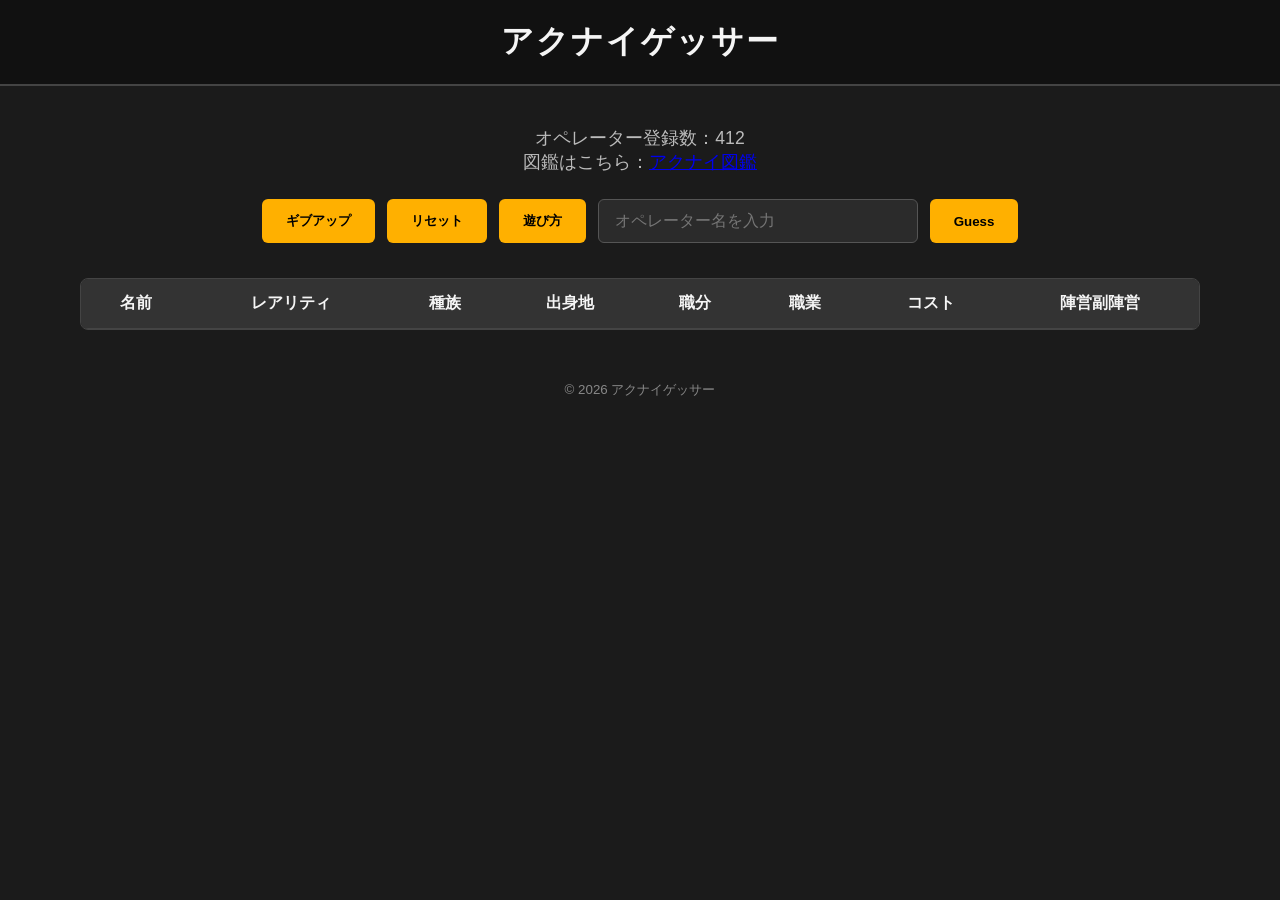
<file: arknights/index.html>
<!DOCTYPE html>
<html lang="ja">

<head>
    <meta charset="UTF-8">
    <meta name="viewport" content="width=device-width, initial-scale=1.0">
    <title>アクナイゲッサー</title>
    <link rel="icon" href="images/favicon.ico" type="image/x-icon">
    <link rel="stylesheet" href="style.css">
    <script src="script.js" defer></script>
</head>

<body>

    <header>
        <h1>アクナイゲッサー</h1>
    </header>

    <main>

        <section id="statusArea">
            <span id="problemNumber">オペレーター登録数：412</span>
            <p>図鑑はこちら：<a href="study.html">アクナイ図鑑</a></p>
        </section>
            <section id="guessArea">
            <button id="giveUpButton" type="button">
                ギブアップ
            </button>

            <button id="resetButton" type="button">
                リセット
            </button>

            <button id="helpButton" type="button">
                遊び方
            </button>
            <input
                type="text"
                id="operatorInput"
                list="operatorList"
                placeholder="オペレーター名を入力"
                autocomplete="off">

            <datalist id="operatorList"></datalist>

            <button id="guessButton" type="button">
                Guess
            </button>

        </section>

        <section id="historyArea">

            <table>
                <thead>
                    <tr>
                        <th>名前</th>
                        <th>レアリティ</th>
                        <th>種族</th>
                        <th>出身地</th>
                        <th>職分</th>
                        <th>職業</th>
                        <th>コスト</th>
                        <th>陣営副陣営</th>
                    </tr>
                </thead>

                <tbody id="historyTable">
                    <!-- JavaScriptで履歴を追加 -->
                </tbody>
            </table>

        </section>

        <section id="clearArea" hidden>

            <h2>正解！</h2>

            <p>
                正解は
                <strong id="answerName"></strong>
                でした！
            </p>

            <button id="nextButton" type="button">
                次の問題へ →
            </button>

        </section>
    </main>

    <footer>
        <small>&copy; 2026 アクナイゲッサー</small>
    </footer>

</body>

</html>
</file>
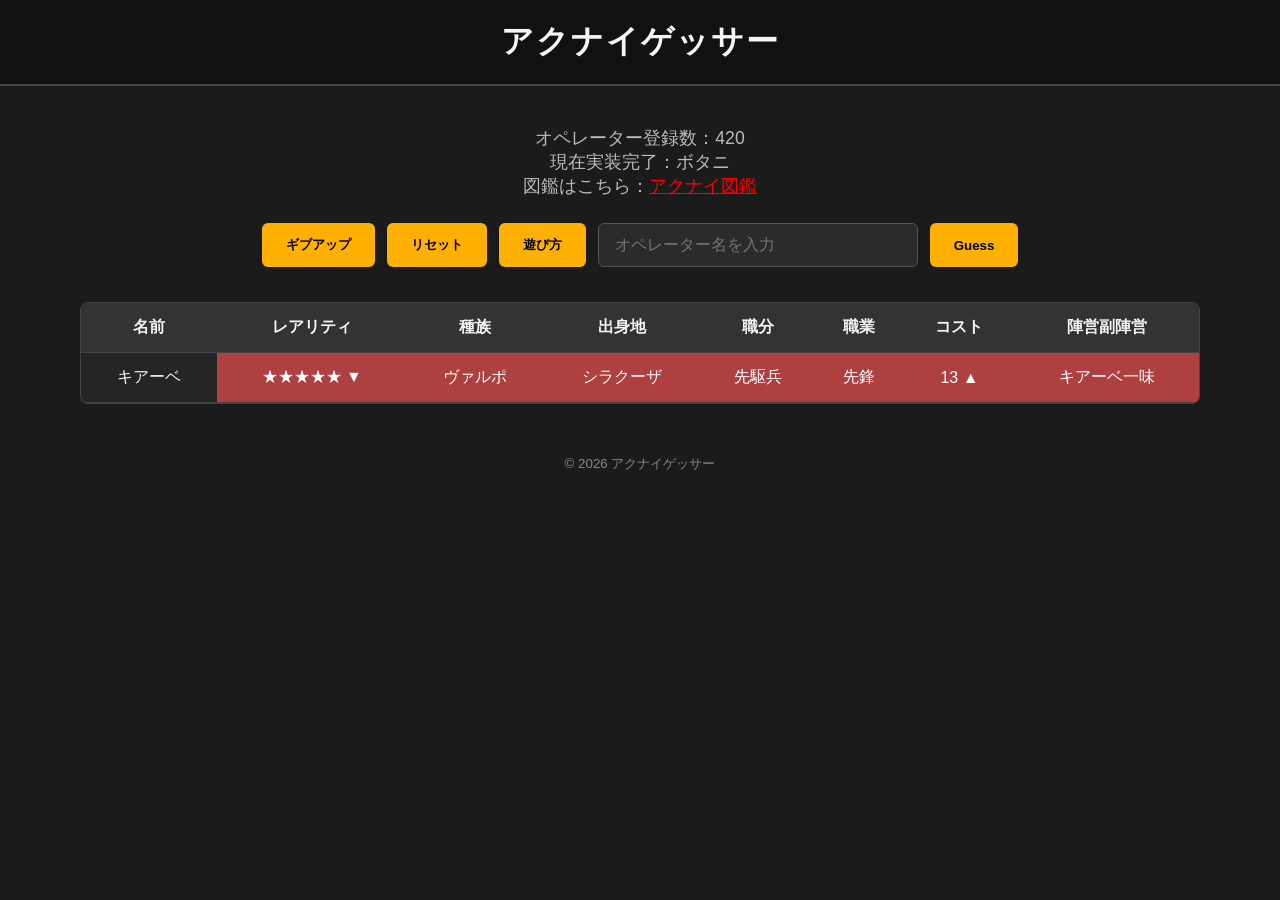
<file: arknights/guesser.html>
<!DOCTYPE html>
<html lang="ja">

<head>
    <meta charset="UTF-8">
    <meta name="viewport" content="width=device-width, initial-scale=1.0">
    <title>アクナイゲッサー</title>
    <link rel="icon" href="images/favicon.ico" type="image/x-icon">
    <link rel="stylesheet" href="style.css">
    <script src="script.js" defer></script>
    <!-- Google tag (gtag.js) -->
    <script async src="https://www.googletagmanager.com/gtag/js?id=G-MF7P3ZWMCS"></script>
    <script>
    window.dataLayer = window.dataLayer || [];
    function gtag(){dataLayer.push(arguments);}
    gtag('js', new Date());

    gtag('config', 'G-MF7P3ZWMCS');
    </script>  
</head>



<body>

    <header>
        <h1>アクナイゲッサー</h1>
    </header>

    <main>

        <section id="statusArea">
            <span id="problemNumber">オペレーター登録数：<span id="operatorCount"></span></span><br>
            <span id="implementationStatus">現在実装完了：<span id="latestOperator"></span></span><br>
            <p>図鑑はこちら：<a href="study.html" class="link">アクナイ図鑑</a></p>
        </section>
            <section id="guessArea">
            <button id="giveUpButton" type="button">
                ギブアップ
            </button>

            <button id="resetButton" type="button">
                リセット
            </button>

            <button id="helpButton" type="button">
                遊び方
            </button>

            <dialog id="helpDialog">
                <div class="dialog-header">
                    <h2>遊び方</h2>
                </div>
            
                <div class="dialog-content">
                    <p>
                        オペレーターの名前を入力して、Enterキーまたは「guess」ボタンを押してください。<br>
                        正解を知りたい場合は「ギブアップ」ボタンを押してください。
                    </p>
            
                    <h3>一部オペレーターの扱いについて</h3>
            
                    <ul>
                        <li>情報は<a href="https://arknights.wikiru.jp/" target="_blank" rel="noopener noreferrer">白wiki</a>の内容を基にしています。</li>
                        <li>統合戦略のみで登場するオペレータなどを含みます。</li>
                        <li>
                            種族が複数あるオペレーターは、完全一致でないと正解扱いになりません。<br>
                            例）種族が「コータス/キメラ」のオペレーターと、
                            「コータス」のオペレーターを比較すると、不一致扱いになります。
                        </li>
                        <li>「製造元」は「出身地」として扱います。</li>
                        <li>一部オペレーターの種族はプロファイルにないため、空白になります。</li>
                        <li>
                            陣営として扱うのは、各オペレーター個別ページで記載のある陣営および副陣営のみです。
                            親組織の陣営は記載のない限り考慮しません。<br>
                            例）陣営が「行動予備隊A1」のオペレーターは
                            「ロドスアイランド」陣営として扱いません。<br>
                            また陣営と副陣営に序列、区別はつけていません。
                        </li>
                        <li>
                            職分が不一致で職業が一致している場合、部分一致扱いになります。
                        </li>
                        <li>緊急連絡先：@c_w_doll</li>
                    </ul>
                </div>
            
                <div class="dialog-footer">
                    <button id="closeHelpButton" type="button">
                        閉じる
                    </button>
                </div>
            </dialog>
            <input
                type="text"
                id="operatorInput"
                list="operatorList"
                placeholder="オペレーター名を入力"
                autocomplete="off">

            <datalist id="operatorList"></datalist>

            <button id="guessButton" type="button">
                Guess
            </button>

        </section>

        <section id="historyArea">

            <table>
                <thead>
                    <tr>
                        <th>名前</th>
                        <th>レアリティ</th>
                        <th>種族</th>
                        <th>出身地</th>
                        <th>職分</th>
                        <th>職業</th>
                        <th>コスト</th>
                        <th>陣営副陣営</th>
                    </tr>
                </thead>

                <tbody id="historyTable">
                    <!-- JavaScriptで履歴を追加 -->
                </tbody>
            </table>

        </section>

        <section id="clearArea" hidden>

            <h2>正解！</h2>

            <p>
                正解は
                <strong id="answerName"></strong>
                でした！
            </p>

            <button id="nextButton" type="button">
                次の問題へ →
            </button>

        </section>
    </main>

    <footer>
        <small>&copy; 2026 アクナイゲッサー</small>
    </footer>

</body>

</html>
</file>
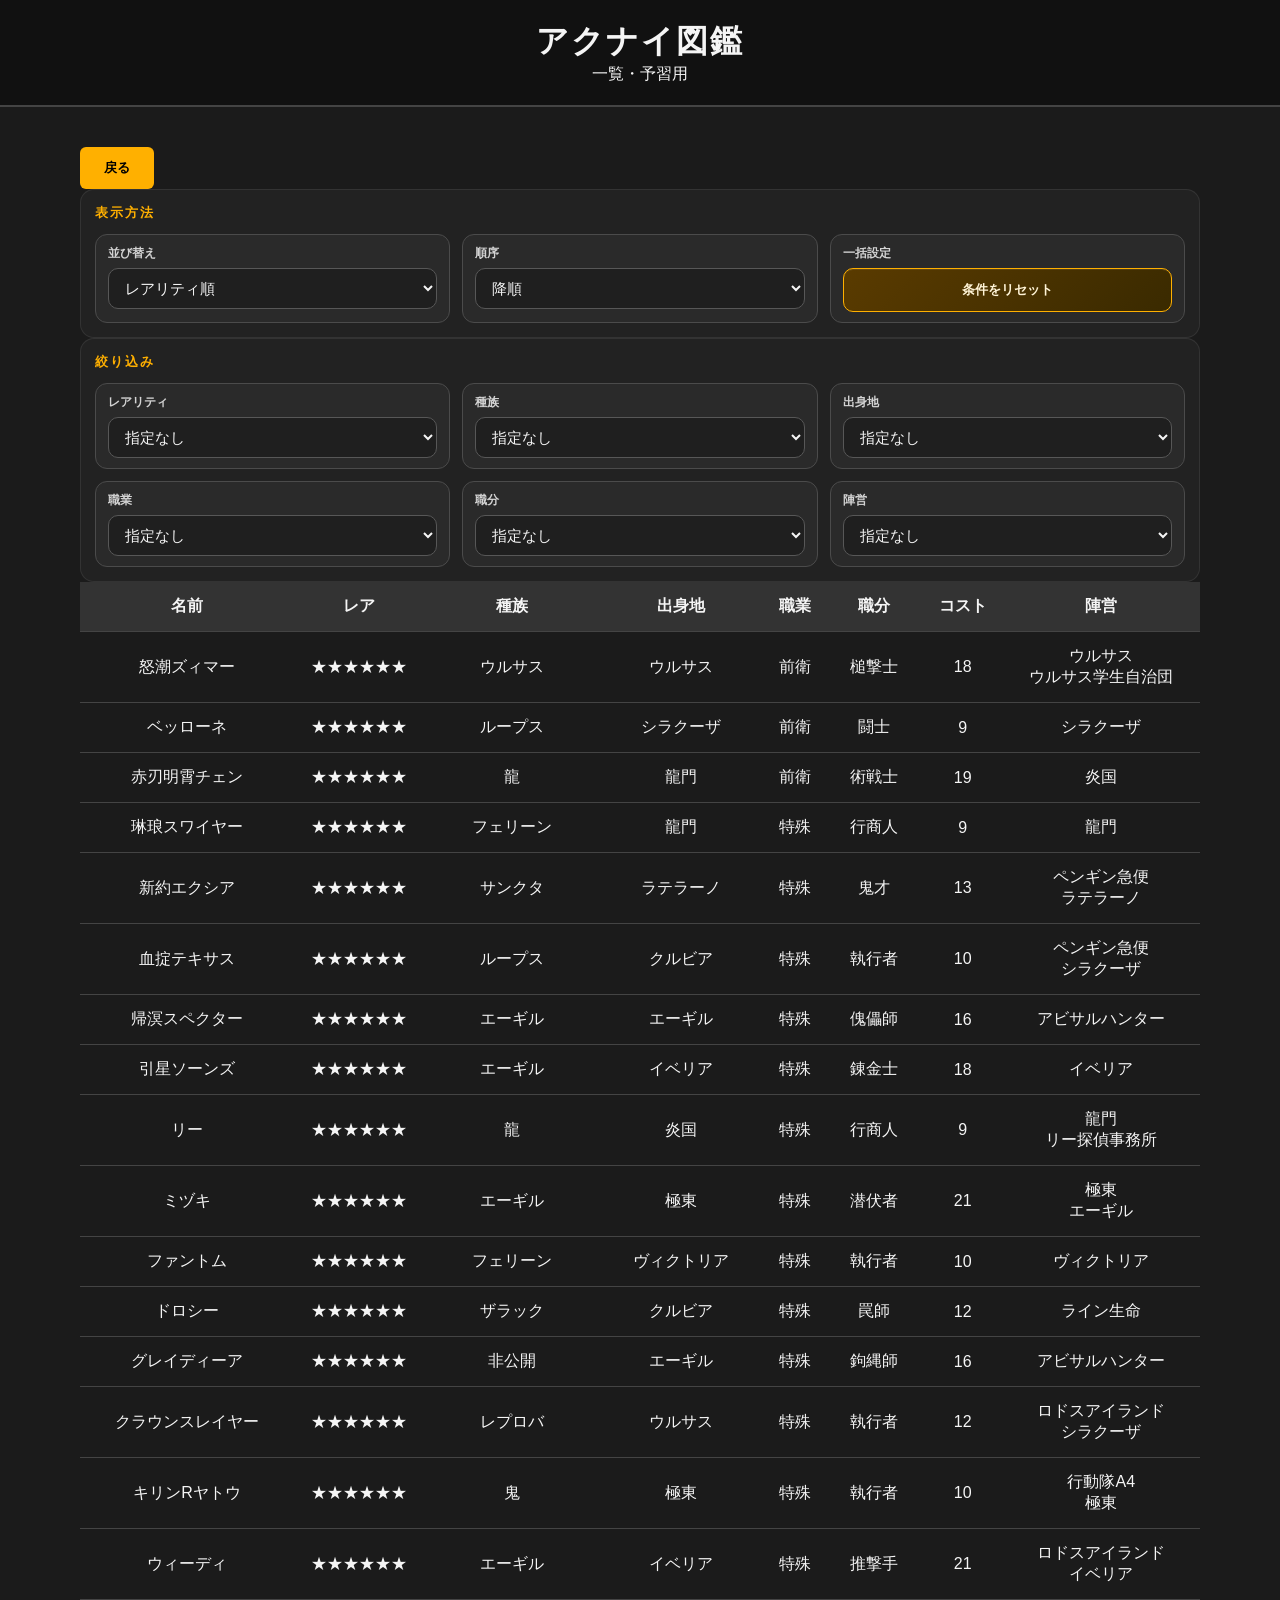
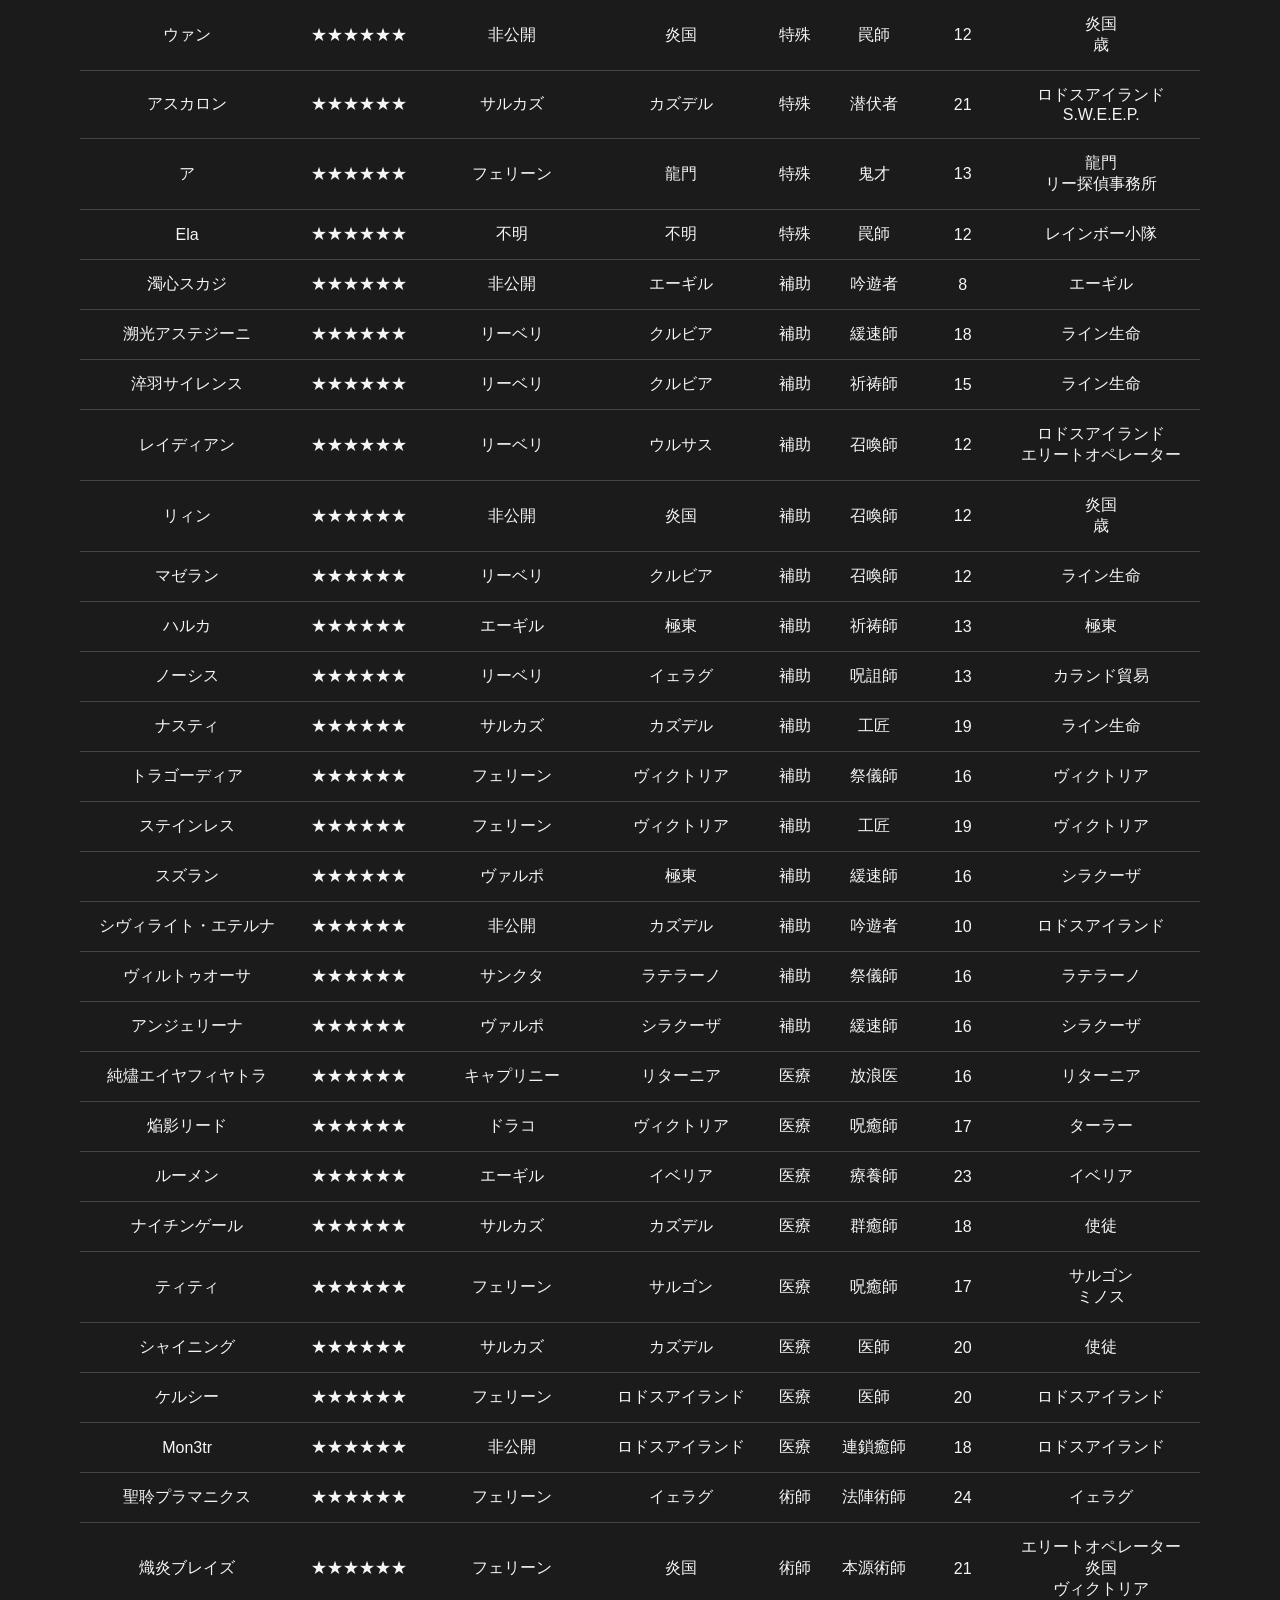
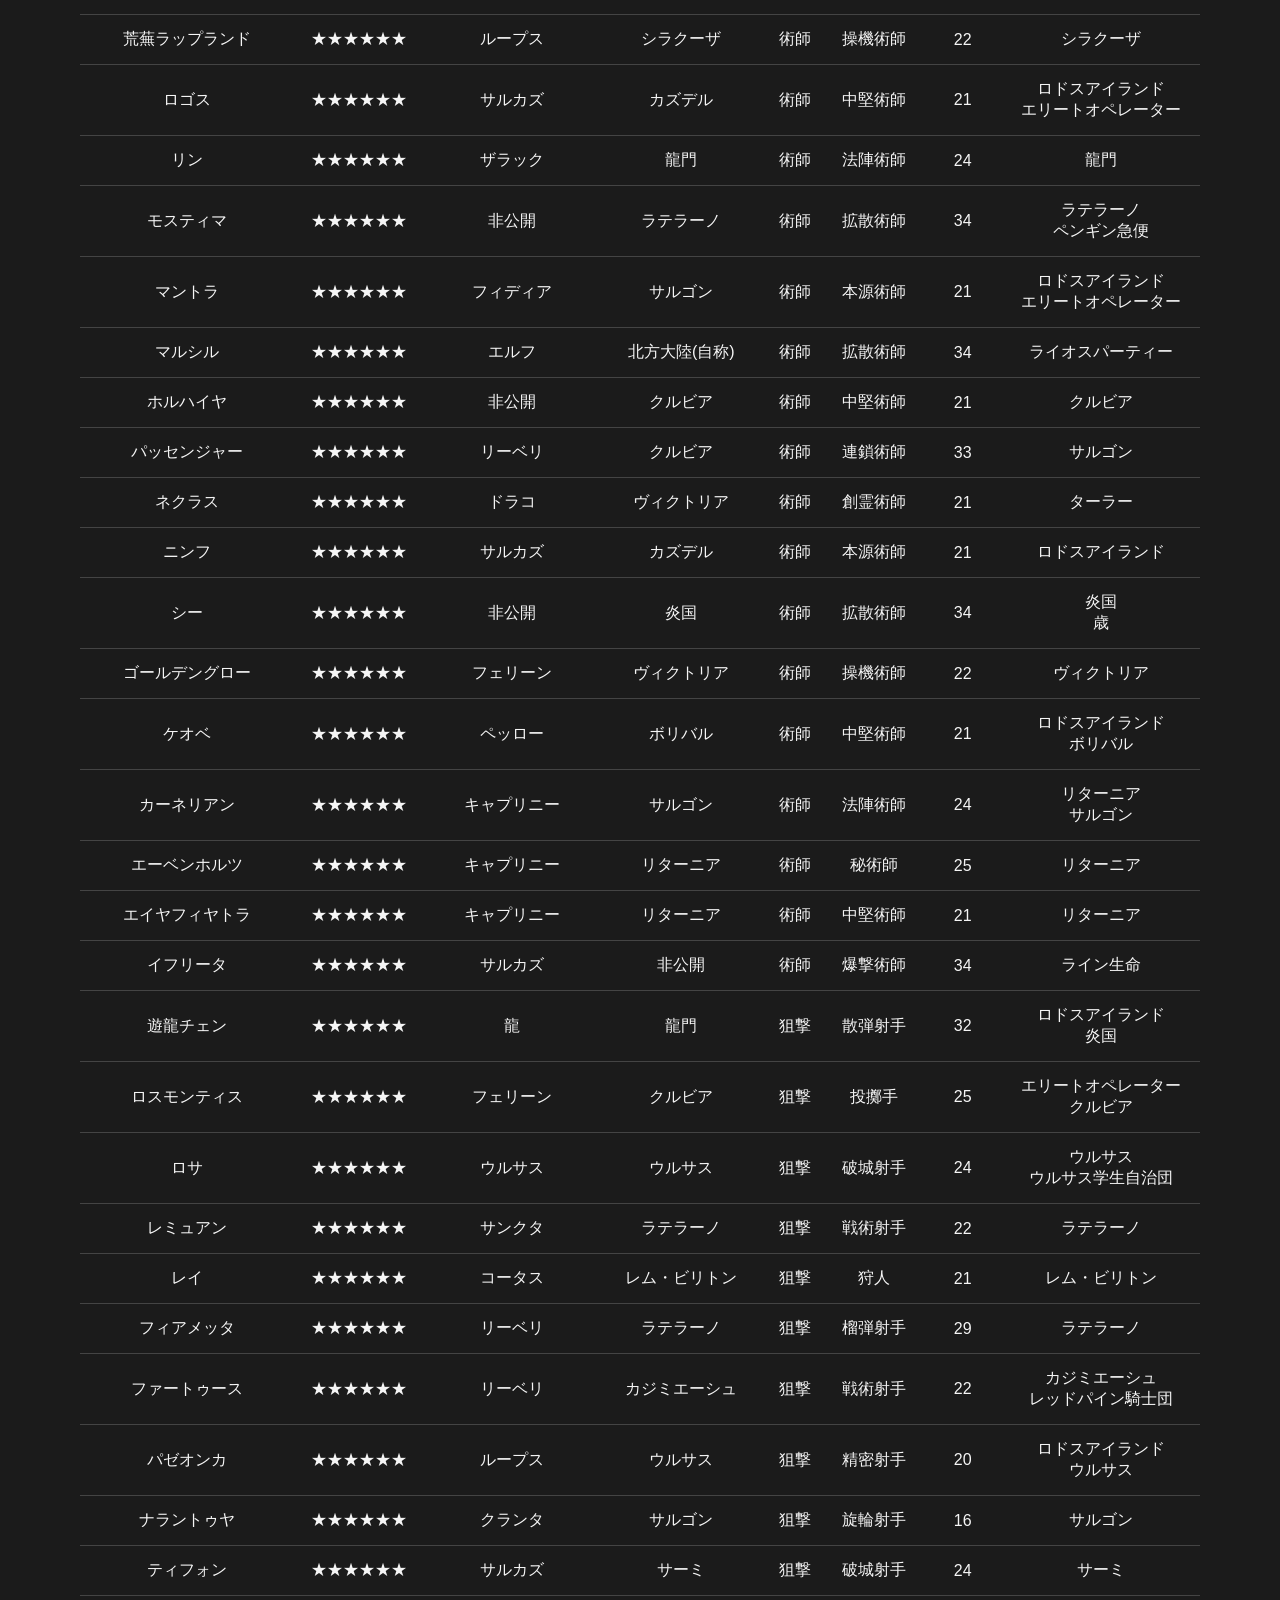
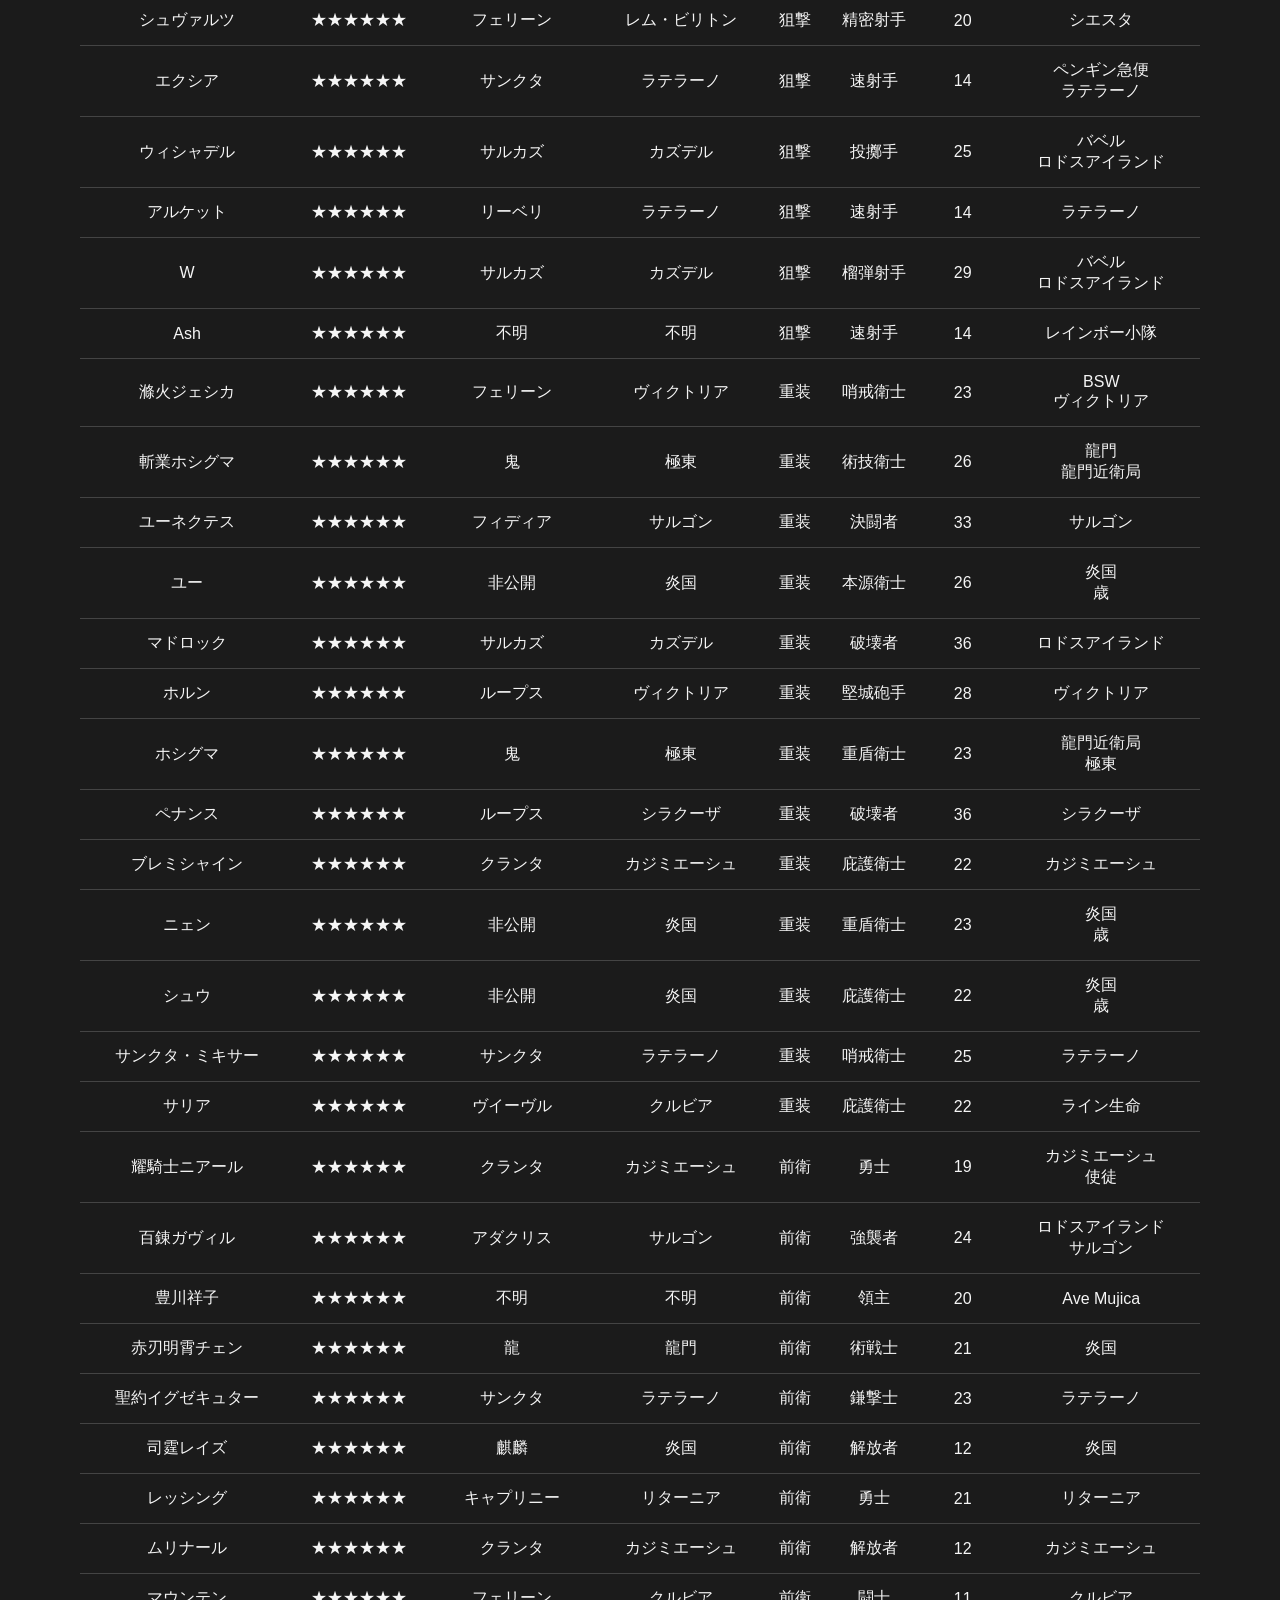
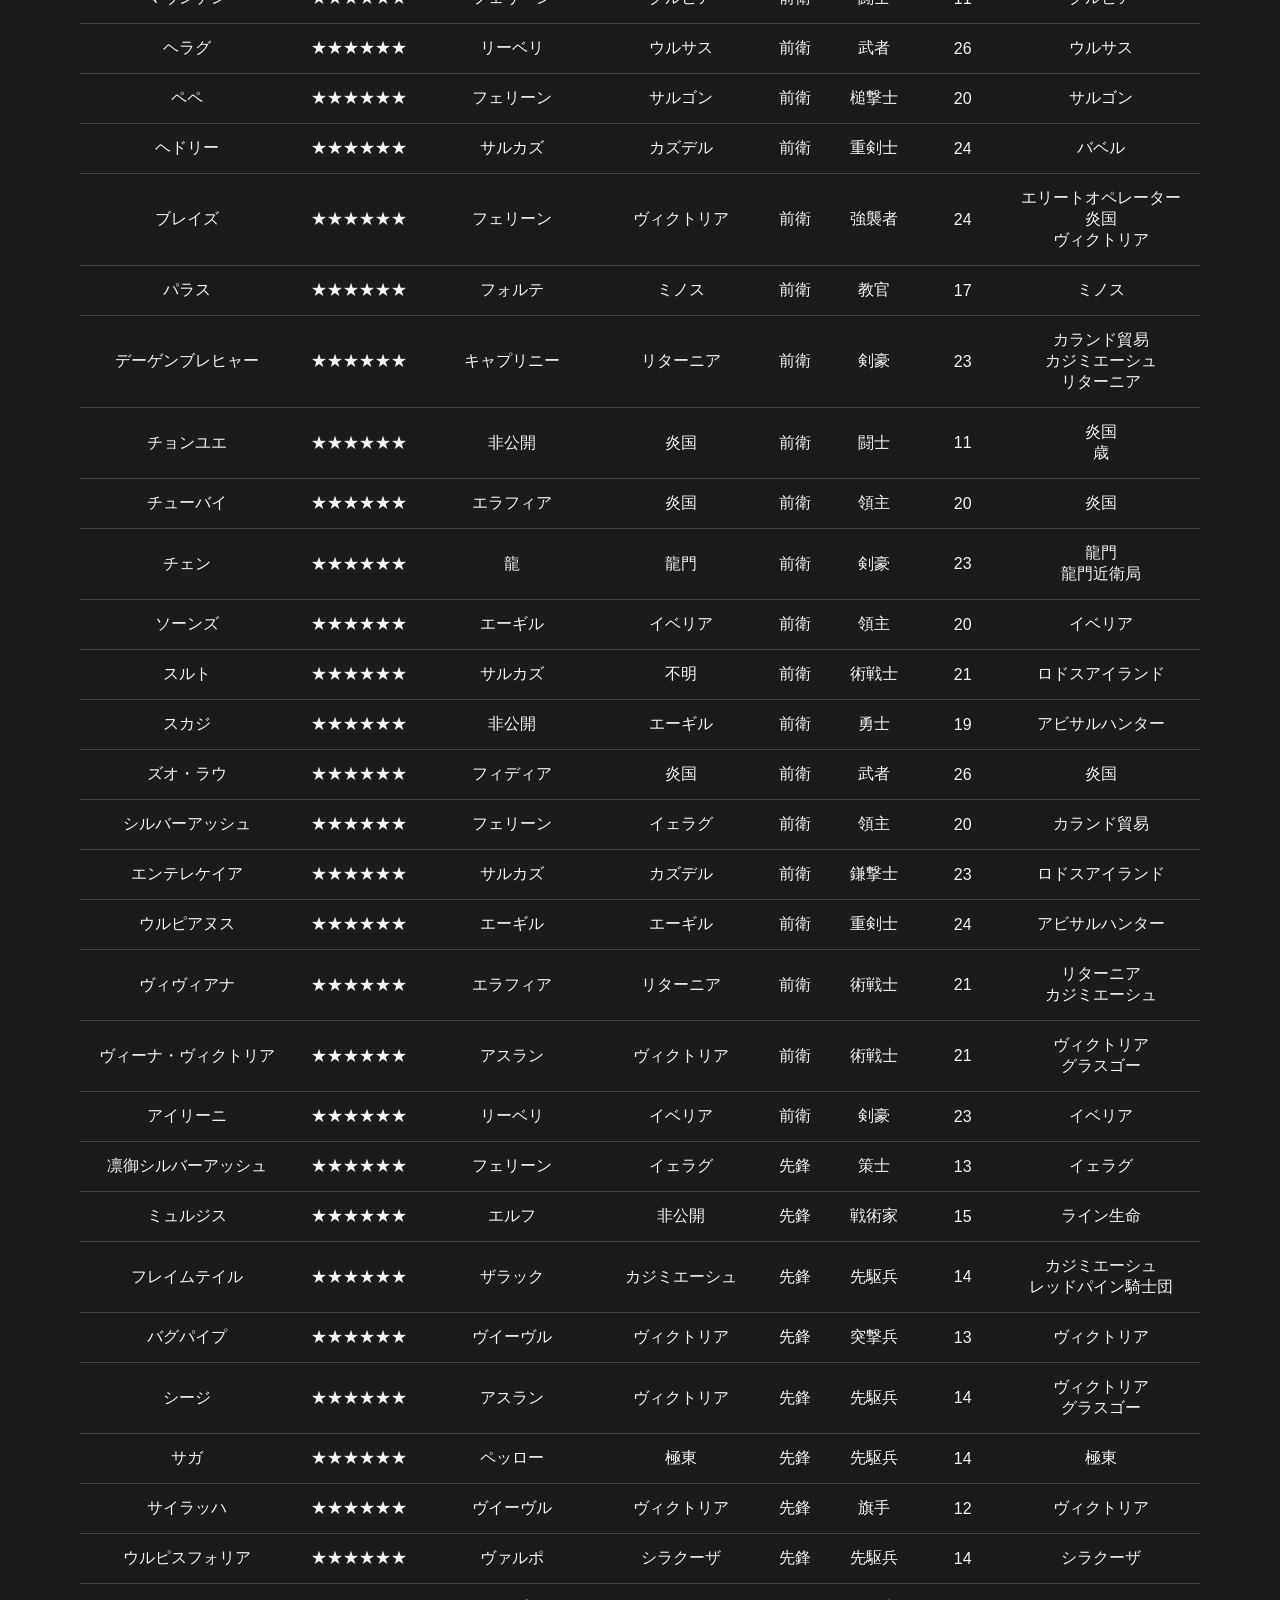
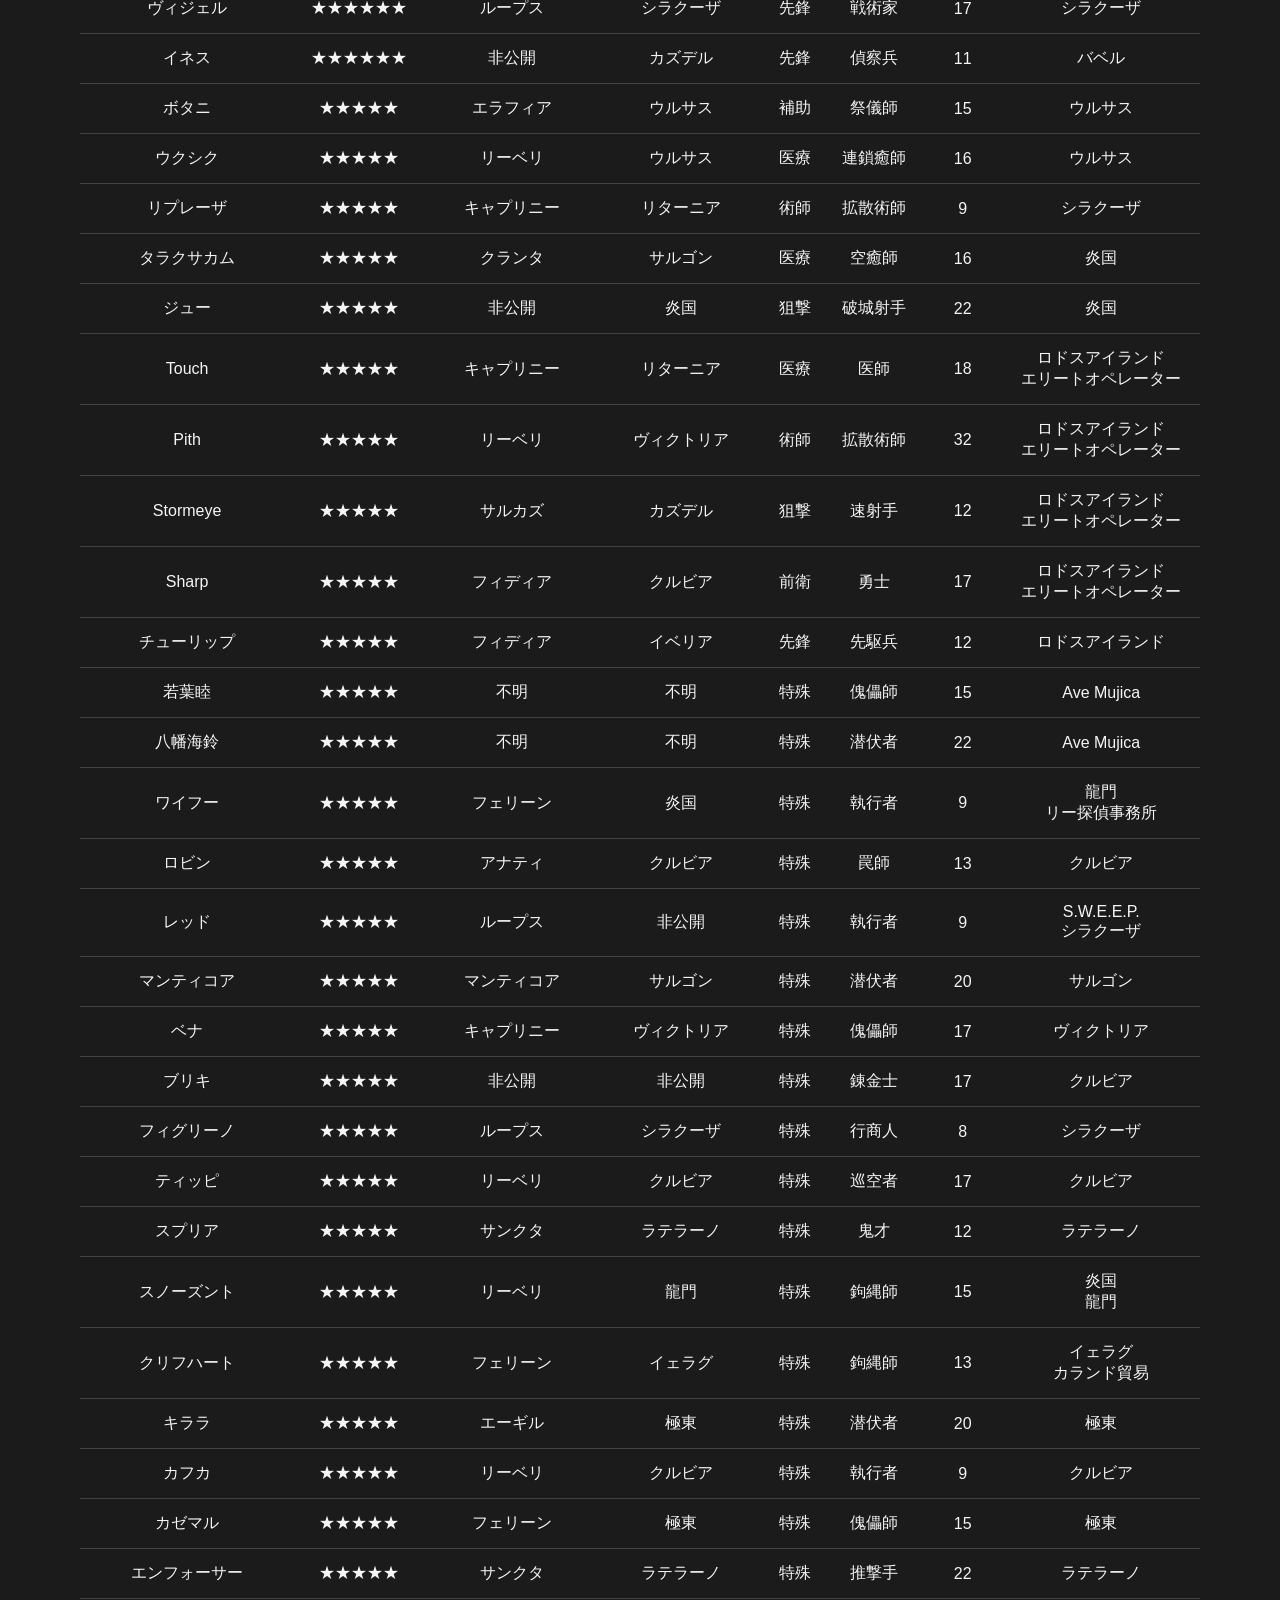
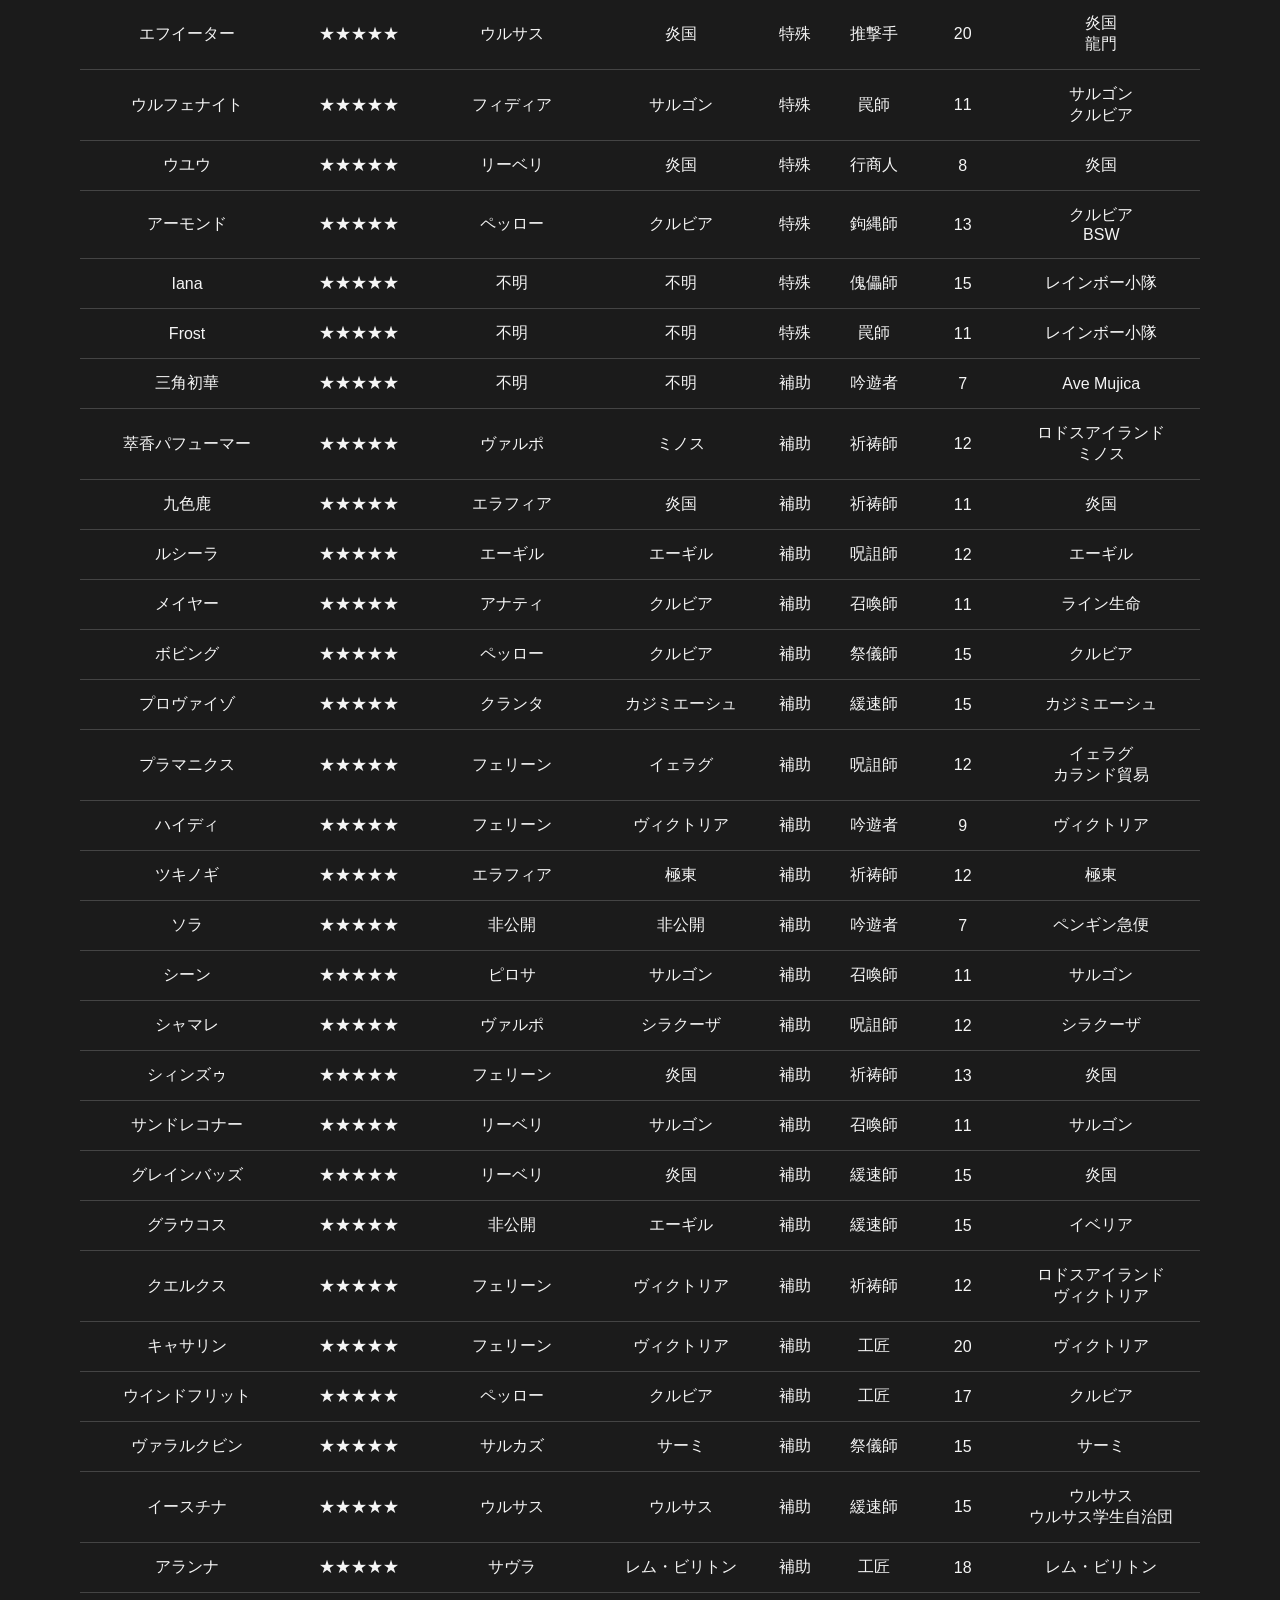
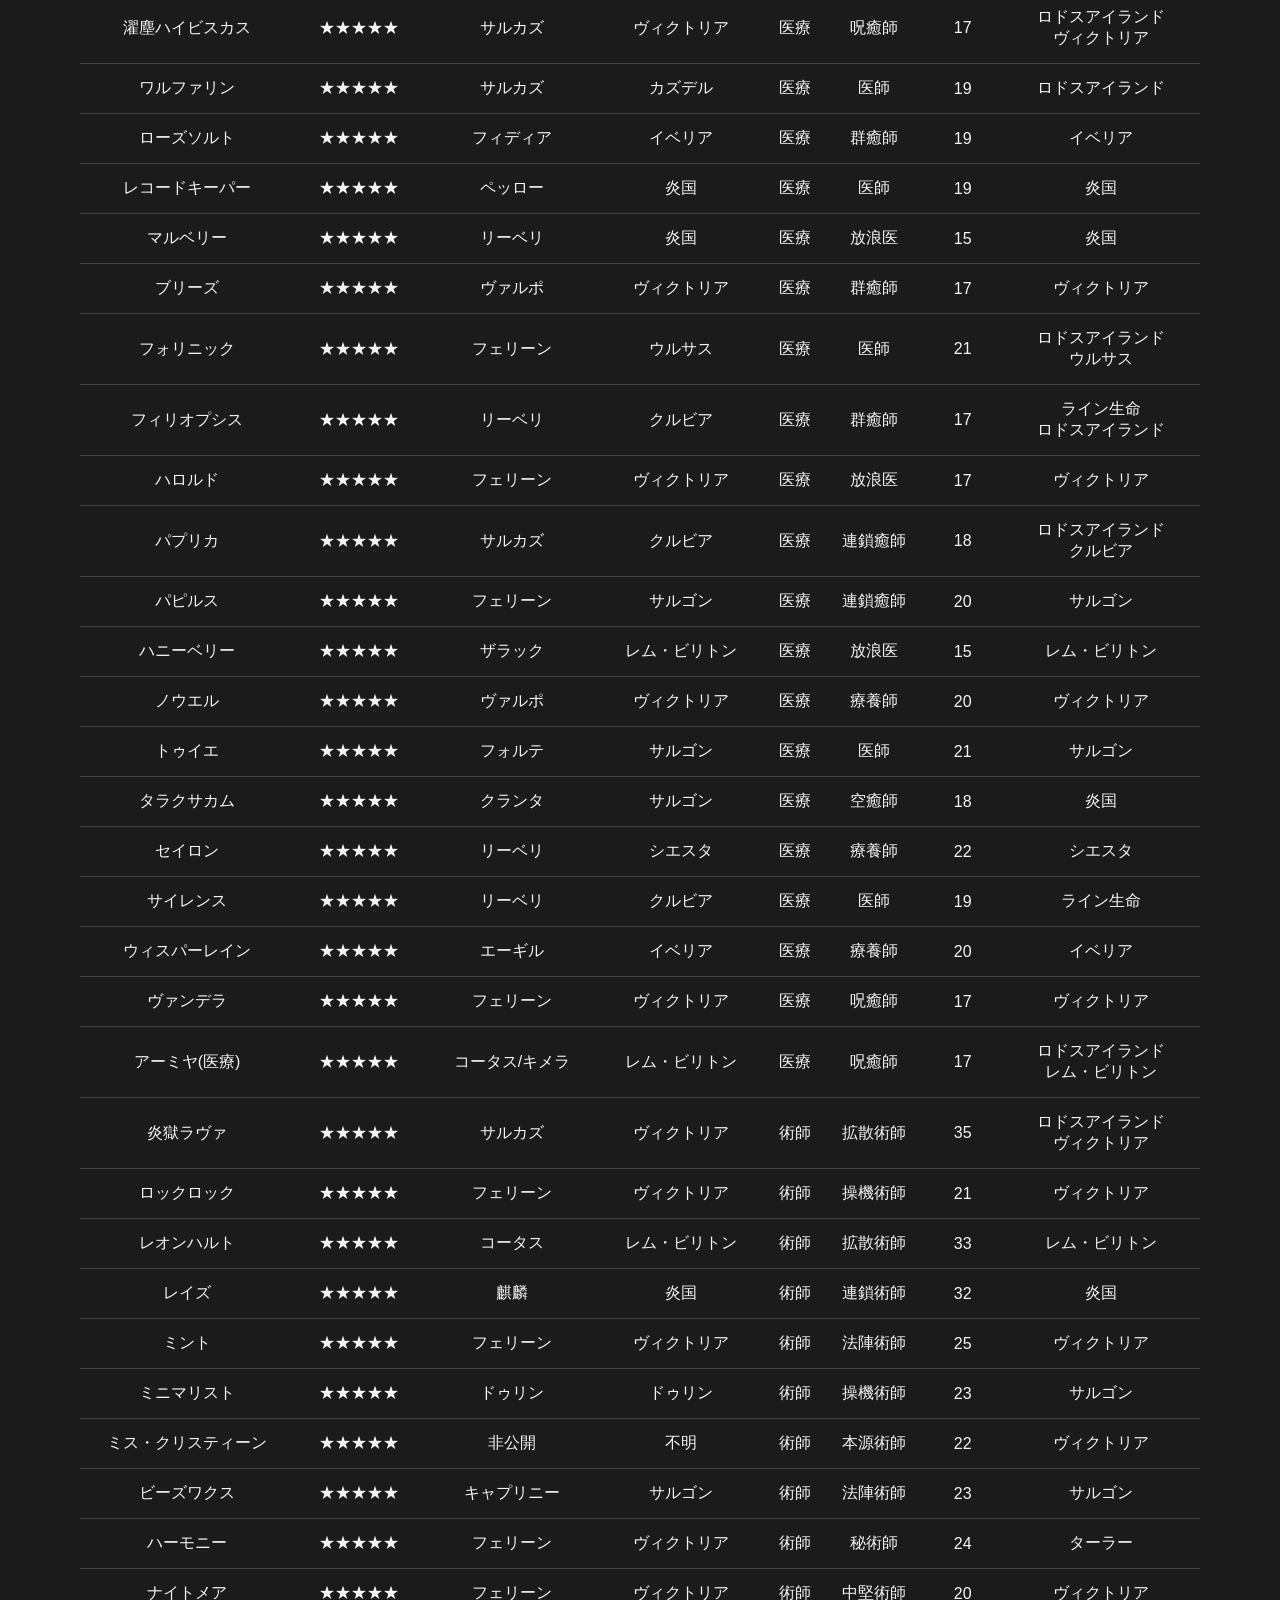
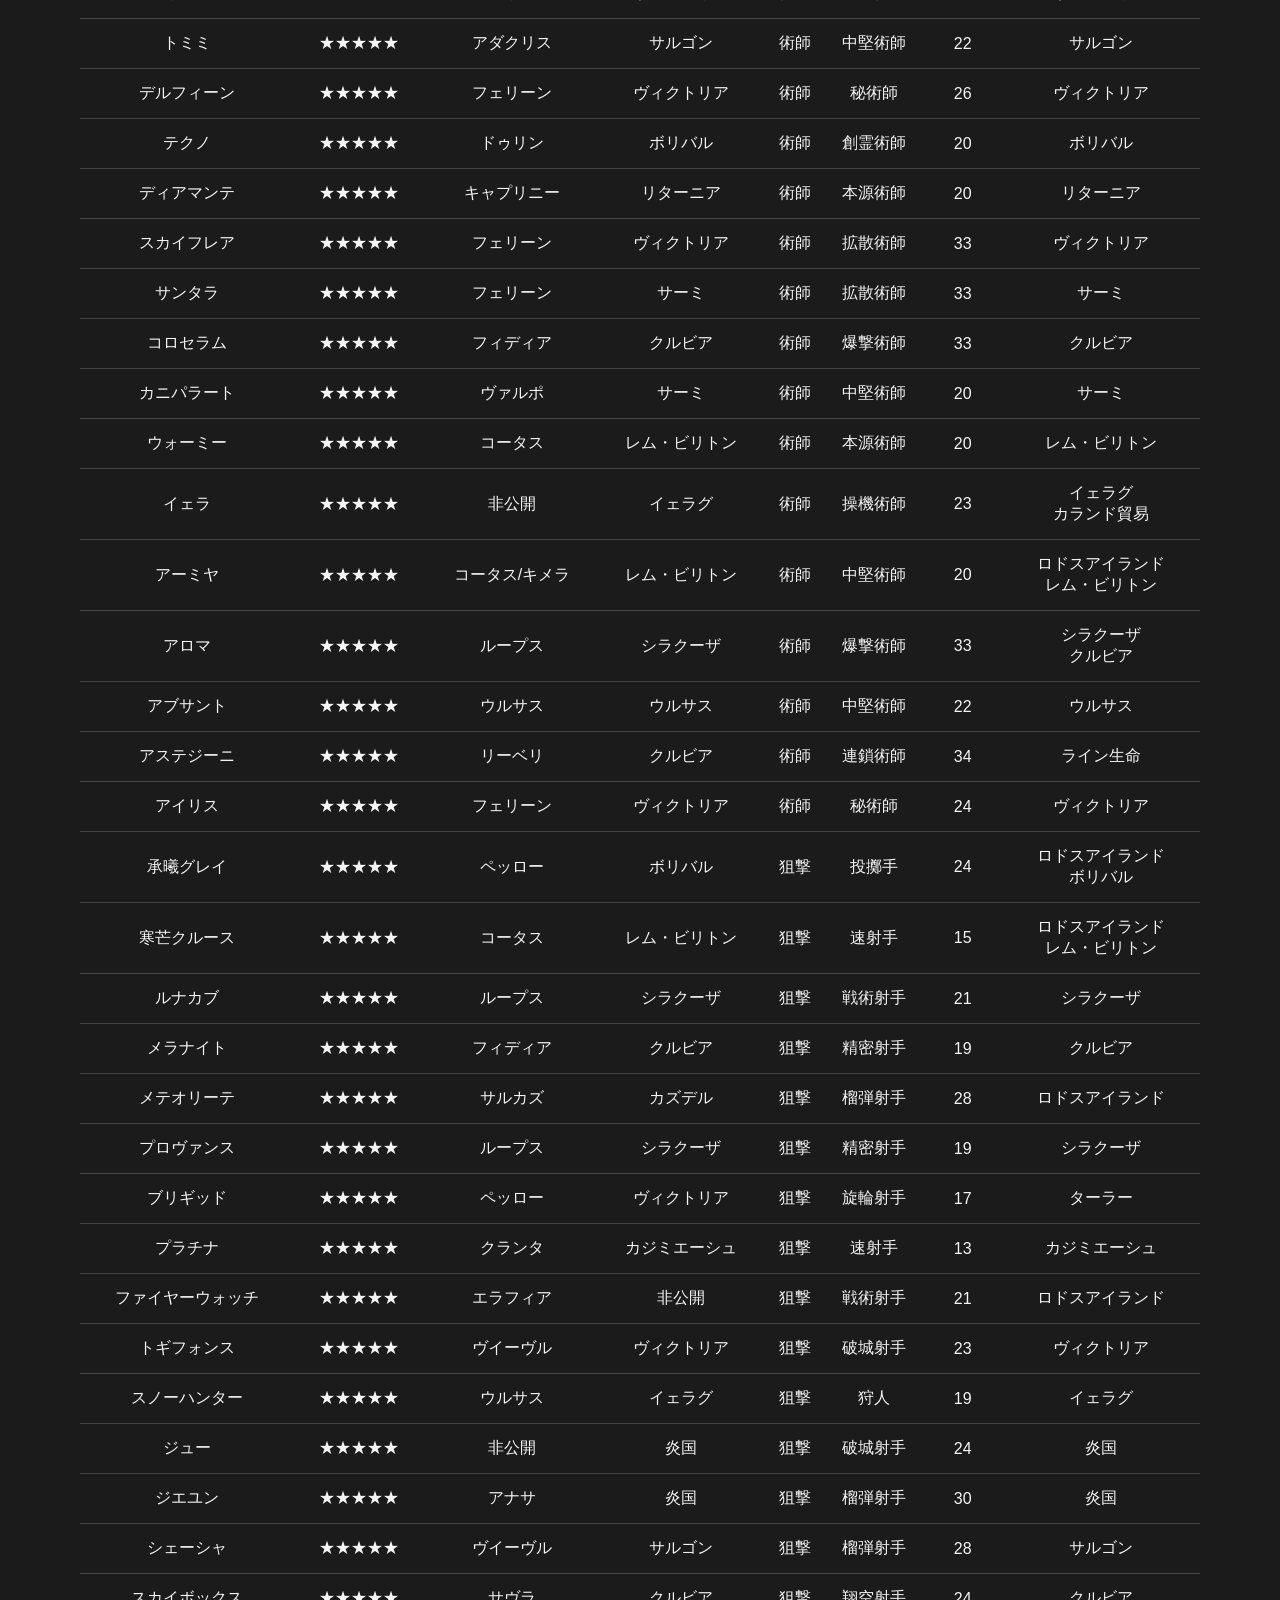
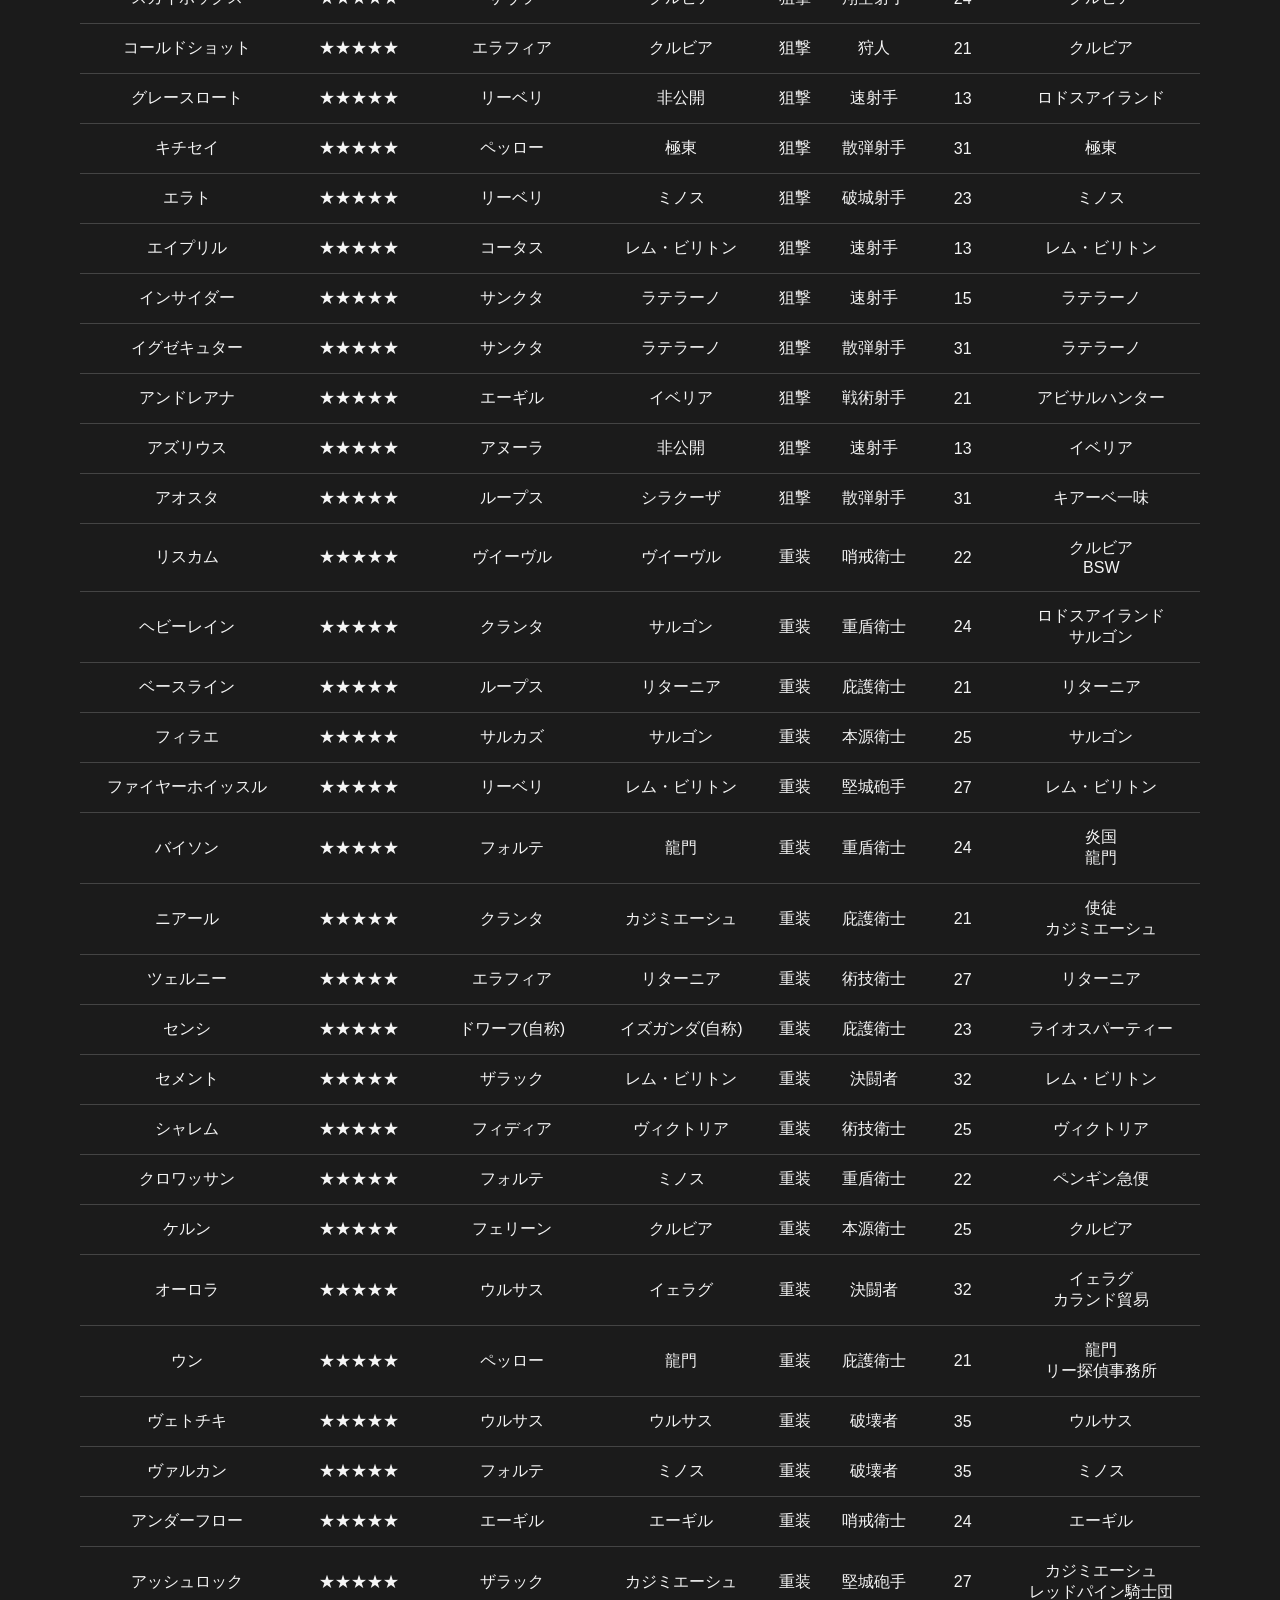
<file: arknights/study.html>
<!DOCTYPE html>
<html lang="ja">

<head>
    <meta charset="UTF-8">
    <title>アクナイ図鑑</title>

    <link rel="stylesheet" href="style.css">
</head>

<body>

<header>
    <h1>アクナイ図鑑</h1>
    <p>一覧・予習用</p>
</header>

<main>

<button onclick="location.href='guesser.html'">戻る</button>

<section id="filters" class="filters-panel" aria-label="絞り込みメニュー">
    <div class="filters-section">
        <div class="section-title">表示方法</div>
        <div class="filter-grid filter-grid-compact">
            <div class="filter-group">
                <label for="sortKey">並び替え</label>
                <select id="sortKey">
                    <option value="name">名前順</option>
                    <option value="rarity" selected>レアリティ順</option>
                    <option value="cost">コスト順</option>
                    <option value="country">出身地順</option>
                </select>
            </div>

            <div class="filter-group">
                <label for="sortOrder">順序</label>
                <select id="sortOrder">
                    <option value="asc">昇順</option>
                    <option value="desc" selected>降順</option>
                </select>
            </div>

            <div class="filter-group filter-group-action">
                <label for="resetFilters">一括設定</label>
                <button type="button" id="resetFilters" class="reset-button">条件をリセット</button>
            </div>
        </div>
    </div>

    <div class="filters-section">
        <div class="section-title">絞り込み</div>
        <div class="filter-grid">
            <div class="filter-group">
                <label for="filterRarity">レアリティ</label>
                <select id="filterRarity">
                    <option value="">指定なし</option>
                </select>
            </div>

            <div class="filter-group">
                <label for="filterRace">種族</label>
                <select id="filterRace">
                    <option value="">指定なし</option>
                </select>
            </div>

            <div class="filter-group">
                <label for="filterCountry">出身地</label>
                <select id="filterCountry">
                    <option value="">指定なし</option>
                </select>
            </div>

            <div class="filter-group">
                <label for="filterClass">職業</label>
                <select id="filterClass">
                    <option value="">指定なし</option>
                </select>
            </div>

            <div class="filter-group">
                <label for="filterJob">職分</label>
                <select id="filterJob">
                    <option value="">指定なし</option>
                </select>
            </div>

            <div class="filter-group">
                <label for="filterFaction">陣営</label>
                <select id="filterFaction">
                    <option value="">指定なし</option>
                </select>
            </div>
        </div>
    </div>
</section>

<section class="table-panel">

<table>

<thead>

<tr>
    <th>名前</th>
    <th>レア</th>
    <th>種族</th>
    <th>出身地</th>
    <th>職業</th>
    <th>職分</th>
    <th>コスト</th>
    <th>陣営</th>
</tr>

</thead>

<tbody id="operatorTable"></tbody>

</table>

</section>

</main>

<script src="study.js"></script>

</body>

</html>
</file>
<file: common.css>
/* =========================
   Colors
========================= */
:root {
    --color-bg: #f8f8f8;
    --color-text: #181818;
    --color-white: #ffffff;

    --color-primary: #FC676B;
    --color-primary-dark: #D50015;
    --color-primary-light: #fff0f0;

    --color-gray: #666;
    --color-gray-light: #999;
    --color-gray-skylight: #bbb;

    --color-border: #ddd;
    --color-border-dark: #444;
}
/* =========================
   Base
========================= */

* {
    box-sizing: border-box;
}


html {
    scroll-behavior: smooth;
}

body {
    margin: 0;

    background: var(--color-bg);
    color: var(--color-text);

    font-family:
        -apple-system,
        BlinkMacSystemFont,
        "Segoe UI",
        "Noto Sans JP",
        sans-serif;

    line-height: 1.8;
}


/* =========================
   Header
========================= */

.header {
    position: sticky;
    top: 0;
    z-index: 100;

    background: rgba(248, 248, 248, 0.92);
    border-bottom: 1px solid var(--color-border-dark);

    backdrop-filter: blur(10px);
}

.header-inner {
    width: min(1100px, calc(100% - 40px));
    height: 70px;

    margin: 0 auto;

    display: flex;
    align-items: center;
    justify-content: space-between;
}

.logo {
    color: var(--color-text);

    font-size: 1rem;
    font-weight: 800;

    letter-spacing: 0.08em;
    text-decoration: none;
}

.logo:hover {
    color: var(--color-primary);
}

.header nav {
    display: flex;
}

.header nav a {
    position: relative;
    color: var(--color-gray);
    font-size: 0.75rem;
    font-weight: 700;
    letter-spacing: 0.12em;
    text-decoration: none;
    transition: color 0.2s;
}

header nav a::after {
    content: "";

    position: absolute;
    left: 0;
    bottom: -6px;

    width: 0;
    height: 2px;

    background: var(--color-primary);

    transition: width 0.2s;
}

header nav a:hover {
    color: var(--color-primary-dark);
}

header nav a:hover::after {
    width: 100%;
}

.nav_list {
    display: flex;
    gap: 25px;

    margin: 0;
    padding: 0;
    list-style: none;
}
.hamburger {
    display: none;
}

/*ヘッダーのハンバーガー*/

@media only screen and (max-width: 700px) {
.nav {
    display: block;
    position: fixed;
    right: -100px; /* 右から出てくる */
    top: 0;
    width: 100px; /* スマホに収まるサイズ */
    height: 100vh;
    padding-top: 60px;
    background-color: #fff;
    transition: all .6s;
    z-index: 200;
    overflow-y: auto; 
  }
.hamburger {
    position: absolute;
    display: block;
    right: 15px;
    top: 8px;
    width: 40px; /* クリックしやすい幅 */
    height: 40px; /* クリックしやすい高さ */
    cursor: pointer;
    z-index: 300;
  }
.nav_list {
        display: block;
        margin: 0;
        padding: 0;
        list-style: none;
    }
.nav_item {
    text-align: center;
    padding: 0 14px;
  }
.nav_item a {
    display: block;
    padding: 8px 0;
    border-bottom: 1px solid var(--color-primary);
    text-decoration: none;
    color: #333;
  }
.nav_item a:hover {
    background-color: var(--color-primary-light);
  }
.hamburger_border {
    position: absolute;
    left: 11px;
    width: 18px;
    height: 2px;
    background-color: var(--color-gray);
    transition: all .6s;
  }
.hamburger_border_top {
    top: 14px;
  }
  .hamburger_border_center {
    top: 20px;
  }
  .hamburger_border_bottom {
    top: 26px;
  }
  .black_bg {
    position: fixed;
    left: 0;
    top: 0;
    width: 100vw;
    height: 100vh;
    z-index: 100;
    background-color: var(--color-border-dark);
    opacity: 0;
    visibility: hidden;
    transition: all .6s;
    cursor: pointer;
  }

.nav-open .nav {
    right: 0;
  }
.nav-open .black_bg {
    opacity: .8;
    visibility: visible;
  }
.nav-open .hamburger_border_top {
    transform: rotate(45deg);
    top: 20px;
  }
.nav-open .hamburger_border_center {
    width: 0;
    left: 50%;
  }
.nav-open .hamburger_border_bottom {
    transform: rotate(-45deg);
    top: 20px;
  }
}

/* =========================
   Gritch
========================= */

#heroTitle {
    position: relative;
    display: inline-block;
    white-space: nowrap;
}

/* RGBグリッチ */
#heroTitle.glitch {
    animation:
        rgb-shift 0.08s steps(2, end) infinite,
        glitch-jump 0.13s steps(2, end) infinite;
}

/* 赤・緑の色ズレ */
@keyframes rgb-shift {
    0% {
        text-shadow:
            -4px 0 rgba(255, 0, 0, 0.9),
             4px 0 rgba(0, 255, 0, 0.9);
        transform: translateX(0);
    }

    25% {
        text-shadow:
             6px 0 rgba(255, 0, 0, 0.9),
            -5px 0 rgba(0, 255, 0, 0.9);
        transform: translateX(-2px);
    }

    50% {
        text-shadow:
            -7px 0 rgba(255, 0, 0, 0.9),
             3px 0 rgba(0, 255, 0, 0.9);
        transform: translateX(2px);
    }

    75% {
        text-shadow:
             3px 0 rgba(255, 0, 0, 0.9),
            -7px 0 rgba(0, 255, 0, 0.9);
        transform: translateX(-1px);
    }

    100% {
        text-shadow:
            -4px 0 rgba(255, 0, 0, 0.9),
             4px 0 rgba(0, 255, 0, 0.9);
        transform: translateX(0);
    }
}

/* 文字の横方向のズレ */
@keyframes glitch-jump {
    0% {
        clip-path: inset(0 0 0 0);
    }

    20% {
        clip-path: inset(5% 0 10% 0);
    }

    40% {
        clip-path: inset(0 0 5% 0);
    }

    60% {
        clip-path: inset(8% 0 4% 0);
    }

    80% {
        clip-path: inset(3% 0 8% 0);
    }

    100% {
        clip-path: inset(0 0 0 0);
    }
}
/* =========================
   Hero
========================= */

.hero {
    min-height: 650px;

    display: flex;
    align-items: center;

    border-bottom: 1px solid var(--color-border);
    background:
        linear-gradient(
            135deg,
            var(--color-bg) 0%,
            var(--color-bg) 70%,
            var(--color-primary-light) 100%
        );
}

.hero-inner {
    width: min(1100px, calc(100% - 40px));
    margin: 0 auto;

    display: grid;
    grid-template-columns: minmax(0, 1.25fr) minmax(320px, 0.75fr);
    gap: 50px;

    align-items: center;
}

.hero-text {
    min-width: 0;
}

.hero-label {
    margin: 0 0 25px;

    color: var(--color-primary-dark);

    font-size: 0.9rem;
    font-weight: 800;

    letter-spacing: 0.2em;
}

.hero h1 {
    margin: 0;

    font-size: clamp(3.5rem, 9vw, 7rem);
    line-height: 0.95;
    letter-spacing: -0.05em;
}

.hero h1 span {
    color: var(--color-primary);
}

.hero h2 {
    margin: 15px 0 0;

    color: var(--color-gray);

    font-size: 1.4rem;
    font-weight: 500;

    letter-spacing: 0.08em;
}

.hero-description {
    margin: 40px 0;

    color: var(--color-gray);

    font-size: 1rem;
}

.more-button {
    display: inline-block;

    padding: 13px 22px;

    border: 1px solid var(--color-text);

    color: var(--color-text);

    font-size: 0.75rem;
    font-weight: 800;

    letter-spacing: 0.1em;
    text-decoration: none;

    transition:
        background 0.2s,
        color 0.2s,
        border-color 0.2s;
}

.more-button:hover {
    background: var(--color-primary);
    border-color: var(--color-primary);
    color: var(--color-white);
}

/* =========================
   Hero Icon
========================= */

.hero-icon {
    display: flex;
    align-items: center;
    justify-content: center;

    min-width: 0;
}

.hero-icon img {
    display: block;

    width: min(100%, 480px);
    height: auto;

    object-fit: contain;

    /* ほんの少しだけアクセント */
    filter: drop-shadow(0 20px 30px rgba(0, 0, 0, 0.08));
}


/* =========================
   Hero Mobile
========================= */

@media (max-width: 700px) {

    .hero {
        min-height: auto;

        padding: 80px 0;
    }

    .hero-inner {
        grid-template-columns: 1fr;
        gap: 60px;
    }

    .hero h1 {
        font-size: 4rem;
    }

    .hero-icon {
        order: -1;
    }

    .hero-icon img {
        width: min(70vw, 320px);
    }

}

/* =========================
   Section
========================= */

.section {
    width: min(1100px, calc(100% - 40px));

    margin: 0 auto;
    padding: 120px 0;
}

.section-title {
    display: flex;
    align-items: baseline;
    gap: 15px;

    margin-bottom: 60px;
}

.section-title span {
    color: var(--color-primary);

    font-size: 0.75rem;
    font-weight: 800;
}

.section-title h2 {
    margin: 0;

    font-size: 2rem;
    letter-spacing: 0.05em;
}

.dark-section {
    padding:
        120px
        max(20px, calc((100% - 1100px) / 2));

    background: var(--color-text);
    color: var(--color-white);
}

.dark-section .section-title span {
    color: var(--color-primary-dark);
}

.dark-section .section-title h2 {
    color: var(--color-white);
}

/* =========================
   sentence
========================= */
.sentence-section{
    padding: 0px max(20px, calc((100% - 1100px) / 2));
    background-color: var(--color-gray);
}


.alice{
    align-items: center;
}

.alice h2{
    text-align: center;
    color: var(--color-gray-light);
    font-style: italic;
}

.alice h3{
    text-align: center;
    color: var(--color-gray-light);
    font-style: italic;
    margin: 0;
    padding: 0;
}

/* =========================
   About
========================= */

.about-grid {
    display: grid;
    grid-template-columns: minmax(0, 1fr) minmax(0, 2fr);
    gap: 80px;
}

.about-name {
    border-top: 2px solid var(--color-primary);
    padding-top: 20px;
}

.small-label {
    margin: 0;

    color: var(--color-gray-light);

    font-size: 0.7rem;
    font-weight: 800;
    letter-spacing: 0.15em;
}

.about-name h3 {
    margin: 10px 0 0;

    font-size: 2rem;
}

.about-name p:last-child {
    color: var(--color-gray);
}

.about-text {
    color: var(--color-border);
}

.about-text p {
    margin-top: 0;
    margin-bottom: 25px;
}


/* =========================
   Skills
========================= */

.skill-grid {
    display: grid;

    grid-template-columns:
        minmax(0, 1fr)
        minmax(0, 1fr);

    width: 100%;

    border-top: 1px solid var(--color-border-dark);
    border-left: 1px solid var(--color-border-dark);
}

.skill {
    min-width: 0;
    min-height: 220px;

    padding: 30px;

    border-right: 1px solid var(--color-border-dark);
    border-bottom: 1px solid var(--color-border-dark);

    overflow-wrap: break-word;

    transition:
        background 0.2s,
        border-color 0.2s;
}

.skill:hover {
    background: var(--color-primary-light);
    border-color: var(--color-primary);
}

.skill span {
    color: var(--color-gray);

    font-size: 0.75rem;
    font-weight: 700;
}

.skill h3 {
    margin: 45px 0 5px;

    font-size: 1.5rem;
}

.skill p {
    margin: 0;

    color: var(--color-gray-light);
}


/* =========================
   Hobby
========================= */

.hobby-list {
    border-top: 1px solid var(--color-gray-light);
}

.hobby-item {
    display: grid;
    grid-template-columns: minmax(0, 1fr);
    gap: 30px;

    padding: 35px 0;

    border-bottom: 1px solid var(--color-gray-light);
}


.hobby-item h3 {
    margin: 0 0 8px;

    font-size: 1.4rem;
}

.hobby-item p {
    margin: 0 0 12px;

    color: var(--color-white);
}


/* =========================
   Hobby / Work Links
========================= */

.hobby-item a {
    position: relative;

    display: inline-flex;
    align-items: center;
    gap: 8px;

    color: var(--color-gray-skylight);

    font-size: 0.9rem;
    font-weight: 700;

    text-decoration: none;
}

.hobby-item a::after {
    content: "↗";

    color: var(--color-primary);

    font-size: 0.9rem;

    transition: transform 0.2s;
}

.hobby-item a:hover {
    color: var(--color-primary);
}

.hobby-item a:hover::after {
    transform: translate(3px, -3px);
}

/* =========================
   favorite
========================= */
.favorites-grid {
    display: grid;
    grid-template-columns: repeat(2, minmax(0, 1fr));
    border-top: 1px solid var(--color-border);
    border-left: 1px solid var(--color-border);
}

.favorite-item {
    min-width: 0;
    padding: 35px;
    border-right: 1px solid var(--color-border);
    border-bottom: 1px solid var(--color-border);

    transition:
        background 0.2s,
        border-color 0.2s;
}

.favorite-item:hover {
    background: var(--color-primary-light);
    border-color: var(--color-primary);
}

.favorite-number {
    color: var(--color-gray-skylight);
    font-size: 0.75rem;
    font-weight: 800;
}

.favorite-item h3 {
    margin: 35px 0 8px;
    font-size: 1.5rem;
}

.favorite-item p {
    margin: 0;
    color: var(--color-gray);
}
/* =========================
   gallery
========================= */

.gallery-grid {
    display: grid;
    grid-template-columns: repeat(4, minmax(0, 1fr));
    grid-auto-rows: 180px;
    gap: 4px;
}

/* =========================
   Gallery Item
========================= */

.gallery-item {
    position: relative;

    min-width: 0;
    min-height: 0;

    overflow: hidden;

    display: flex;
    align-items: center;
    justify-content: center;

    background: #222;
}

.gallery-caption {
    position: absolute;
    left: 0;
    right: 0;
    bottom: 0;

    min-height: 30%;
    padding: 20px 25px;

    background: rgba(24, 24, 24, 0.9);
    color: var(--color-white);

    transform: translateY(100%);
    transition: transform 0.3s ease;

    background: rgba(24, 24, 24, 0.82);
    backdrop-filter: blur(4px);
}

.gallery-item:hover .gallery-caption {
    transform: translateY(0);
}

.gallery-item:hover img {
    transform: scale(1.03);
    filter: brightness(0.7);
}

@media (hover: none) {
    .gallery-item:hover img {
        transform: none;
        filter: none;
    }
}

.gallery-caption h3 {
    margin: 0 0 5px;

    font-size: 1.1rem;
    font-weight: 700;
}

.gallery-caption p {
    margin: 0;

    color: #ccc;
    font-size: 0.8rem;
    line-height: 1.6;
    
}

.gallery-item img {
    display: block;

    width: 100%;
    height: 100%;

    object-fit: contain;

    transition:
        transform 0.4s ease,
        filter 0.4s ease;
}


/* 写真・不透明な絵 */

.gallery-item:not(.gallery-transparent) img {
    object-fit: cover;
}

.gallery-item:hover img {
    transform: scale(1.03);
}


/* 透過画像 */

.gallery-transparent {
    background: var(--color-text);
}

.gallery-transparent img {
    object-fit: contain;
}


/* =========================
   Individual Layout
========================= */

.gallery-slideshow {
    position: relative;
    min-width: 0;
    min-height: 0;
    overflow: hidden;
}

.gallery-slideshow .gallery-slide {
    position: absolute;

    top: 0;
    left: 0;

    width: 100%;
    height: 100%;

    object-fit: contain;
    object-position: center;

    margin: 0;
    transform: none;

    opacity: 0;
}

.gallery-slideshow .gallery-slide.active {
    opacity: 1;
}

/* 1 */
.gallery-01 {
    grid-column: span 2;
    grid-row: span 2;
}

/* 2 */
.gallery-02 {
    grid-column: span 1;
    grid-row: span 2;

    background: var(--color-white);
}

/* 3 */
.gallery-03 {
    grid-column: span 2;
    grid-row: span 2;
}

/* 4 */
.gallery-04 {
    grid-column: span 2;
    grid-row: span 2;
}

/* 5 */
.gallery-05 {
    grid-column: span 1;
    grid-row: span 2;
}

/* 6 */
.gallery-06 {
    grid-column: span 1;
    grid-row: span 2;
}

/* 7 */
.gallery-07 {
    grid-column: span 2;
    grid-row: span 1;
}

/* 8 */
.gallery-08 {
    grid-column: span 2;
    grid-row: span 3;
}

/* 9 */
.gallery-09 {
    grid-column: span 2;
    grid-row: span 2;
}

/* 10 */
.gallery-10 {
    grid-column: span 1;
    grid-row: span 2;
}

/* 11 */
.gallery-11 {
    grid-column: span 3;
    grid-row: span 2;
}

/* 12 */
.gallery-12 {
    grid-column: span 1;
    grid-row: span 2;
}

/* =========================
   General Links
========================= */

a {
    transition: color 0.2s;
}


/* =========================
   Links Section
========================= */

.links-section {
    width: 100%;
    max-width: none;

    margin: 0;

    padding:
        120px
        max(20px, calc((100% - 1100px) / 2))
        150px;
}

.links {
    border-top: 2px solid var(--color-text);
}

.link {
    display: flex;
    justify-content: space-between;

    padding: 25px 10px;

    border-bottom: 1px solid var(--color-gray-light);

    color: var(--color-border-dark);

    font-size: 1.5rem;
    font-weight: 600;

    text-decoration: none;

    transition:
        padding 0.2s,
        background 0.2s,
        color 0.2s;
}

.link:hover {
    padding-left: 20px;
    padding-right: 20px;

    background: var(--color-primary-light);

    color: var(--color-primary-dark);
}

.link span:last-child {
    color: var(--color-primary);

    transition: transform 0.2s;
}

.link:hover span:last-child {
    transform: translate(3px, -3px);
}

/* =========================
   Tools
========================= */
.tools-grid {
    display: grid;
    grid-template-columns: repeat(2, minmax(0, 1fr));
    border-top: 1px solid var(--color-border);
    border-left: 1px solid var(--color-border);
}

.tools-item {
    min-width: 0;
    padding: 35px;
    border-right: 1px solid var(--color-border);
    border-bottom: 1px solid var(--color-border);

    transition:
        background 0.2s,
        border-color 0.2s;
}

.tools-item:hover {
    background: var(--color-primary-light);
    border-color: var(--color-primary);
}

.tools-number {
    color: var(--color-gray-skylight);
    font-size: 0.75rem;
    font-weight: 800;
}

.tools-item h3 {
    margin: 35px 0 8px;
    font-size: 1.5rem;
}

.tools-item p {
    margin: 0;
    color: var(--color-gray);
}
/* =========================
   Footer
========================= */

footer {
    padding: 30px;

    border-top: 1px solid var(--color-border);

    color: var(--color-gray-light);

    font-size: 0.75rem;
    text-align: center;

    letter-spacing: 0.1em;
    background:
    linear-gradient(
        135deg,
        var(--color-bg) 0%,
        var(--color-bg) 50%,
        var(--color-primary-light) 100%
    );
}


/* =========================
   Mobile
========================= */

@media (max-width: 700px) {

    .header-inner {
        height: 60px;
    }

    nav {
        gap: 12px;
    }

    nav a {
        font-size: 0.65rem;
    }


    .hero {
        min-height: 550px;
    }

    .hero h1 {
        font-size: 4rem;
    }


    .section {
        padding: 80px 0;
    }


    .about-grid {
        grid-template-columns: 1fr;
        gap: 40px;
    }


    /* =========================
            Section Theme
    ========================= */

    .dark-section {
        background: var(--color-text);
        color: var(--color-white);
    }

    .dark-section .section-title span {
        color: var(--color-primary);
    }

    .dark-section .section-title h2 {
        color: var(--color-white);
    }

    .skill-grid {
        grid-template-columns: 1fr;
    }

    .skill {
        min-height: auto;
    }

    .favorites-grid {
        grid-template-columns: 1fr;
    }

    .hobby-item {
        grid-template-columns: minmax(0, 1fr);
        gap: 15px;
    }


    .links-section {
        padding-bottom: 100px;
    }

}
</file>
<file: _biohazard/style.css>
/* ========================================
   BIOHAZARD PREVIEW MEMO
   ======================================== */

:root {
    --bg: #0b0d0c;
    --bg-light: #111514;
    --panel: #151a18;
    --panel-hover: #1b211f;

    --text: #d8ddd9;
    --text-muted: #89918c;

    --red: #b32626;
    --red-bright: #e04444;
    --red-dark: #681818;

    --green: #6f9b72;
    --green-dark: #243c29;

    --border: #303734;
    --border-red: #632424;

    --warning: #c9a84b;

    --max-width: 1000px;
}

/* ---------- Reset ---------- */

* {
    box-sizing: border-box;
}

html {
    scroll-behavior: smooth;
}

body {
    margin: 0;
    background:
        radial-gradient(
            circle at top,
            rgba(120, 20, 20, 0.08),
            transparent 40%
        ),
        var(--bg);

    color: var(--text);
    font-family:
        "Noto Sans JP",
        "Yu Gothic",
        "Hiragino Kaku Gothic ProN",
        sans-serif;

    line-height: 1.8;
}

/* ---------- Header ---------- */

header {
    position: relative;

    padding: 60px 20px 50px;

    background:
        linear-gradient(
            135deg,
            rgba(120, 15, 15, 0.18),
            transparent 50%
        ),
        #090b0a;

    border-bottom: 1px solid var(--border-red);
}

/* 上の細い赤線 */

header::before {
    content: "";

    position: absolute;
    top: 0;
    left: 0;

    width: 100%;
    height: 3px;

    background: var(--red);
}

.header-inner {
    max-width: var(--max-width);
    margin: auto;
}

/* 小さいラベル */

.header-label {
    display: inline-block;

    margin-bottom: 12px;
    padding: 3px 10px;

    border: 1px solid var(--red);
    color: var(--red-bright);

    font-size: 0.75rem;
    letter-spacing: 0.15em;
    text-transform: uppercase;
}

/* タイトル */

header h1 {
    margin: 0;

    color: #eee;

    font-size: clamp(2rem, 5vw, 3.5rem);
    font-weight: 700;

    letter-spacing: 0.05em;
}

header p {
    margin: 10px 0 0;

    color: var(--text-muted);
}

/* ---------- Navigation ---------- */

nav {
    position: sticky;
    top: 0;
    z-index: 100;

    background: rgba(9, 11, 10, 0.95);
    backdrop-filter: blur(8px);

    border-bottom: 1px solid var(--border);
}

.nav-inner {
    max-width: var(--max-width);
    margin: auto;

    display: flex;
    gap: 4px;

    overflow-x: auto;
}

nav a {
    display: block;

    padding: 12px 18px;

    color: var(--text-muted);
    text-decoration: none;

    white-space: nowrap;

    font-size: 0.9rem;

    transition:
        color 0.2s,
        background 0.2s;
}

nav a:hover {
    color: #fff;
    background: var(--panel);
}

/* ---------- Main ---------- */

main {
    max-width: var(--max-width);
    margin: 0 auto;

    padding: 45px 20px 80px;
}

/* ---------- Section ---------- */

section {
    margin-bottom: 60px;
}

section > h2 {
    position: relative;

    margin: 0 0 25px;
    padding: 0 0 12px 16px;

    color: #eee;

    font-size: 1.6rem;

    border-bottom: 1px solid var(--border);
}

section > h2::before {
    content: "";

    position: absolute;
    left: 0;
    top: 8px;

    width: 4px;
    height: 1.2em;

    background: var(--red);
}

/* ---------- Episode / Work Card ---------- */

.work-list {
    display: grid;

    grid-template-columns:
        repeat(auto-fit, minmax(260px, 1fr));

    gap: 18px;
}

.work-card {
    position: relative;

    padding: 22px;

    background: var(--panel);

    border: 1px solid var(--border);

    transition:
        transform 0.2s,
        border-color 0.2s,
        background 0.2s;
}

.work-card:hover {
    transform: translateY(-2px);

    background: var(--panel-hover);

    border-color: var(--border-red);
}

/* 作品番号 */

.work-number {
    color: var(--red-bright);

    font-family: monospace;

    font-size: 0.75rem;
    letter-spacing: 0.1em;
}

.work-card h3 {
    margin: 6px 0 8px;

    color: #eee;

    font-size: 1.2rem;
}

.work-card p {
    margin: 0;

    color: var(--text-muted);

    font-size: 0.9rem;
}

/* ---------- Memo Box ---------- */

.memo {
    margin: 20px 0;
    padding: 20px 22px;

    background: var(--panel);

    border-left: 3px solid var(--green);

    color: var(--text);
}

.memo-title {
    margin-bottom: 8px;

    color: var(--green);

    font-weight: bold;
    font-size: 0.85rem;
    letter-spacing: 0.08em;
}

/* ---------- Important ---------- */

.important {
    margin: 20px 0;
    padding: 18px 20px;

    background: rgba(100, 20, 20, 0.15);

    border: 1px solid var(--border-red);
}

.important::before {
    content: "IMPORTANT";

    display: block;

    margin-bottom: 5px;

    color: var(--red-bright);

    font-family: monospace;
    font-size: 0.75rem;
    font-weight: bold;
    letter-spacing: 0.12em;
}

/* ---------- Warning ---------- */

.warning {
    margin: 20px 0;
    padding: 15px 18px;

    background: rgba(150, 120, 30, 0.08);

    border-left: 3px solid var(--warning);
}

.warning strong {
    color: var(--warning);
}

/* ---------- Spoiler ---------- */

.spoiler {
    padding: 0 6px;

    background: #242725;
    color: transparent;

    border-radius: 2px;

    cursor: pointer;

    transition:
        background 0.2s,
        color 0.2s;
}

.spoiler:hover,
.spoiler:focus {
    background: transparent;
    color: var(--text);
}

/* ---------- Timeline ---------- */

.timeline {
    position: relative;

    margin: 30px 0;
    padding-left: 28px;

    border-left: 1px solid var(--border-red);
}

.timeline-item {
    position: relative;

    margin-bottom: 30px;
}

.timeline-item::before {
    content: "";

    position: absolute;

    left: -34px;
    top: 8px;

    width: 9px;
    height: 9px;

    background: var(--red);

    border-radius: 50%;
}

.timeline-year {
    color: var(--red-bright);

    font-family: monospace;
    font-size: 0.85rem;
}

.timeline-item h3 {
    margin: 2px 0 5px;

    color: #eee;
}

/* ---------- Tags ---------- */

.tags {
    display: flex;
    flex-wrap: wrap;

    gap: 7px;

    margin-top: 10px;
}

.tag {
    padding: 2px 8px;

    border: 1px solid var(--border);

    color: var(--text-muted);

    font-size: 0.75rem;
}
/* ---------- Work Status ---------- */

.status {
    display: inline-block;

    padding: 3px 10px;

    border: 1px solid;

    font-size: 0.75rem;
    font-weight: bold;
    letter-spacing: 0.05em;
}

/* 履修済み */

.status-completed {
    color: #8fb996;
    background: rgba(80, 130, 85, 0.12);
    border-color: #52775a;
}

/* 要履修 */

.status-required {
    color: #e36b6b;
    background: rgba(160, 30, 30, 0.12);
    border-color: #863333;
}

/* 保留 */

.status-pending {
    color: #c4aa63;
    background: rgba(160, 130, 40, 0.10);
    border-color: #76642f;
}

/* ---------- Character / Organization Table ---------- */

.data-table {
    width: 100%;

    border-collapse: collapse;

    background: var(--panel);

    font-size: 0.9rem;
}

.data-table th,
.data-table td {
    padding: 12px 14px;

    text-align: left;

    border-bottom: 1px solid var(--border);
}

.data-table th {
    color: var(--text-muted);

    background: #101312;

    font-weight: normal;
}

.data-table tr:hover td {
    background: var(--panel-hover);
}

/* ---------- Links ---------- */

a {
    color: #c86a6a;
}

a:hover {
    color: var(--red-bright);
}

/* ---------- Details / Accordion ---------- */

details {
    margin: 12px 0;

    background: var(--panel);

    border: 1px solid var(--border);
}

summary {
    padding: 14px 18px;

    cursor: pointer;

    color: #ddd;
    font-weight: bold;
}

summary:hover {
    background: var(--panel-hover);
}

details > div {
    padding: 5px 20px 20px;

    color: var(--text-muted);
}

/* ---------- Footer ---------- */

footer {
    padding: 35px 20px;

    background: #080a09;

    border-top: 1px solid var(--border);

    color: #666;

    text-align: center;

    font-size: 0.8rem;
}

/* ---------- Responsive ---------- */

@media (max-width: 600px) {

    header {
        padding: 40px 18px;
    }

    main {
        padding: 30px 15px 60px;
    }

    section {
        margin-bottom: 45px;
    }

    section > h2 {
        font-size: 1.35rem;
    }

    .work-list {
        grid-template-columns: 1fr;
    }

    .data-table {
        display: block;
        overflow-x: auto;
        white-space: nowrap;
    }

}
</file>
<file: arknights/style.css>
/* ===== 共通 ===== */

* {
    margin: 0;
    padding: 0;
    box-sizing: border-box;
}

body {
    background: #1b1b1b;
    color: #f5f5f5;
    font-family: "Yu Gothic", "Meiryo", sans-serif;
}

main {
    width: min(1120px, 95%);
    margin: 40px auto;
}

.correct {
    background: #3ba55d;
    color: white;
    font-weight: bold;
}

.partial {
    background: #d8a100;
    color: white;
    font-weight: bold;
}

.wrong {
    background: #af4040;
    color: white;
}

button:disabled {
    background: #666;
    color: #bbb;
    cursor: not-allowed;
    opacity: 0.6;
}

input:disabled {
    background: #333;
    color: #999;
    cursor: not-allowed;
}

/* ===== ヘルプ ===== */
#helpDialog {
    margin: auto;
    width: min(700px, calc(100% - 40px));
    max-height: 90vh;
    padding: 0;
    border: none;
    border-radius: 12px;
    background: #fff;
    color: #181818;
    box-shadow: 0 20px 60px rgba(0, 0, 0, 0.2);
}

#helpDialog::backdrop {
    background: rgba(0, 0, 0, 0.55);
    backdrop-filter: blur(3px);
}

.link{
    color: red;
}

.dialog-header {
    display: flex;
    align-items: center;
    justify-content: space-between;
    padding: 20px 24px;
    border-bottom: 1px solid #eee;
}

.dialog-header h2 {
    margin: 0;
    font-size: 1.3rem;
}

.dialog-header button {
    border: none;
    background: none;
    color: #666;
    font-size: 1.8rem;
    line-height: 1;
    cursor: pointer;
}

.dialog-header button:hover {
    color: #D50015;
}

.dialog-content {
    max-height: 60vh;
    overflow-y: auto;
    padding: 24px;
    line-height: 1.8;
}

.dialog-content p {
    margin: 0 0 0 0px;
}

.dialog-content h3 {
    margin: 30px 0 15px;
    color: #D50015;
    font-size: 1rem;
}

.dialog-content ul {
    margin: 0;
    padding-left: 1.5em;
}

.dialog-content li {
    margin-bottom: 12px;
}

.dialog-footer {
    padding: 16px 24px;
    border-top: 1px solid #eee;
    text-align: right;
}

#closeHelpButtonBottom {
    padding: 10px 20px;
    border: 1px solid #181818;
    border-radius: 4px;
    background: #181818;
    color: #fff;
    cursor: pointer;
}

#closeHelpButtonBottom:hover {
    background: #D50015;
    border-color: #D50015;
}
/* ===== ヘッダー ===== */

header {
    background: #111;
    border-bottom: 2px solid #444;
    padding: 20px;
    text-align: center;
}

header h1 {
    font-size: 2rem;
    letter-spacing: 2px;
}

/* ===== 問題番号 ===== */

#statusArea {
    text-align: center;
    margin-bottom: 25px;
    font-size: 1.1rem;
    color: #bbb;
}

/* ===== 入力欄 ===== */

#guessArea {
    display: flex;
    justify-content: center;
    gap: 12px;
    margin-bottom: 35px;
}

#operatorInput {
    width: 320px;
    padding: 12px 16px;
    font-size: 1rem;

    border: 1px solid #555;
    border-radius: 6px;

    background: #2b2b2b;
    color: white;
}

#operatorInput:focus {
    outline: none;
    border-color: #ffb000;
}

button {
    cursor: pointer;

    padding: 12px 24px;

    border: none;
    border-radius: 6px;

    background: #ffb000;
    color: black;

    font-weight: bold;
    transition: .2s;
}

button:hover {
    background: #ffc63a;
}

/* ===== 履歴 ===== */
td {
    white-space: nowrap;
}

#historyArea {

    max-height: 600px;
    overflow-y: auto;

    border: 1px solid #444;
    border-radius: 8px;

    background: #252525;
}

table {
    width: 100%;
    border-collapse: collapse;
}

thead {

    position: sticky;
    top: 0;

    background: #333;
}

th,
td {

    padding: 14px;
    text-align: center;

    border-bottom: 1px solid #444;
}

tbody tr:hover {
    background: #333;
}


/* ===== 正解画面 ===== */

#clearArea {

    margin-top: 40px;
    padding: 30px;

    text-align: center;

    border-radius: 10px;

    background: #27312b;
    border: 2px solid #4caf50;
}

#clearArea h2 {
    color: #7CFC8A;
    margin-bottom: 15px;
}

#answerName {
    font-size: 1.6rem;
    font-weight: bold;
}
/* ===== フッター ===== */

footer {

    margin: 50px 0 20px;

    text-align: center;
    color: #888;
}

/* ===== 予習画面 ===== */

.filters-header h2 {
    font-size: 1.1rem;
    margin-bottom: 4px;
    color: #f7d48b;
}

.filters-header p {
    font-size: 0.95rem;
    color: #bdbdbd;
}

.filters-section {
    padding: 14px;
    border: 1px solid rgba(255, 255, 255, 0.08);
    border-radius: 14px;
    background: rgba(255, 255, 255, 0.03);
}

.section-title {
    font-size: 0.82rem;
    font-weight: 700;
    letter-spacing: 0.16em;
    text-transform: uppercase;
    color: #ffb000;
    margin-bottom: 12px;
}

.filter-grid {
    display: grid;
    grid-template-columns: repeat(3, minmax(0, 1fr));
    gap: 12px;
}

.filter-grid-compact {
    grid-template-columns: repeat(3, minmax(0, 1fr));
}

.filter-group {
    display: flex;
    flex-direction: column;
    gap: 6px;
    padding: 10px 12px;
    border: 1px solid #4b4b4b;
    border-radius: 12px;
    background: #2a2a2a;
}

.filter-group label {
    font-size: 0.78rem;
    color: #d3d3d3;
    font-weight: 600;
}

.filter-group-action {
    justify-content: flex-end;
}

.reset-button {
    min-height: 44px;
    padding: 10px 12px;
    border: 1px solid #ffb000;
    border-radius: 10px;
    background: linear-gradient(135deg, #5a3b00, #3a2a00);
    color: #fff4d6;
    font-weight: 700;
    box-shadow: inset 0 1px 0 rgba(255, 255, 255, 0.08);
}

.reset-button:hover {
    background: linear-gradient(135deg, #6c4600, #4b3300);
}

#filters input,
#filters select {
    width: 100%;
    padding: 10px 12px;
    font-size: 15px;
    border: 1px solid #575757;
    border-radius: 10px;
    background: #1f1f1f;
    color: #f5f5f5;
    box-sizing: border-box;
}

#filters input::placeholder {
    color: #999;
}

#filters input:focus,
#filters select:focus {
    outline: none;
    border-color: #ffb000;
    box-shadow: 0 0 0 2px rgba(255, 176, 0, 0.2);
}

.table-panel {
    width: 100%;
    overflow-x: auto;
}

@media (max-width: 900px) {
    .filter-grid,
    .filter-grid-compact {
        grid-template-columns: repeat(2, minmax(0, 1fr));
    }
}

@media (max-width: 700px) {
    #filters {
        padding: 16px;
    }

    .filters-header {
        flex-direction: column;
        align-items: flex-start;
        gap: 6px;
    }

    .filter-grid,
    .filter-grid-compact {
        grid-template-columns: 1fr;
    }
}

/* ===== スマホ ===== */

@media (max-width: 700px) {
    tr{
        font-size: 0.5em;
    }

    #guessArea {
        flex-direction: column;
        align-items: center;
    }

    #operatorInput {
        width: 100%;
    }

    table {
        font-size: .9rem;
    }

    th,
    td {
        padding: 10px;
    }
}
</file>
